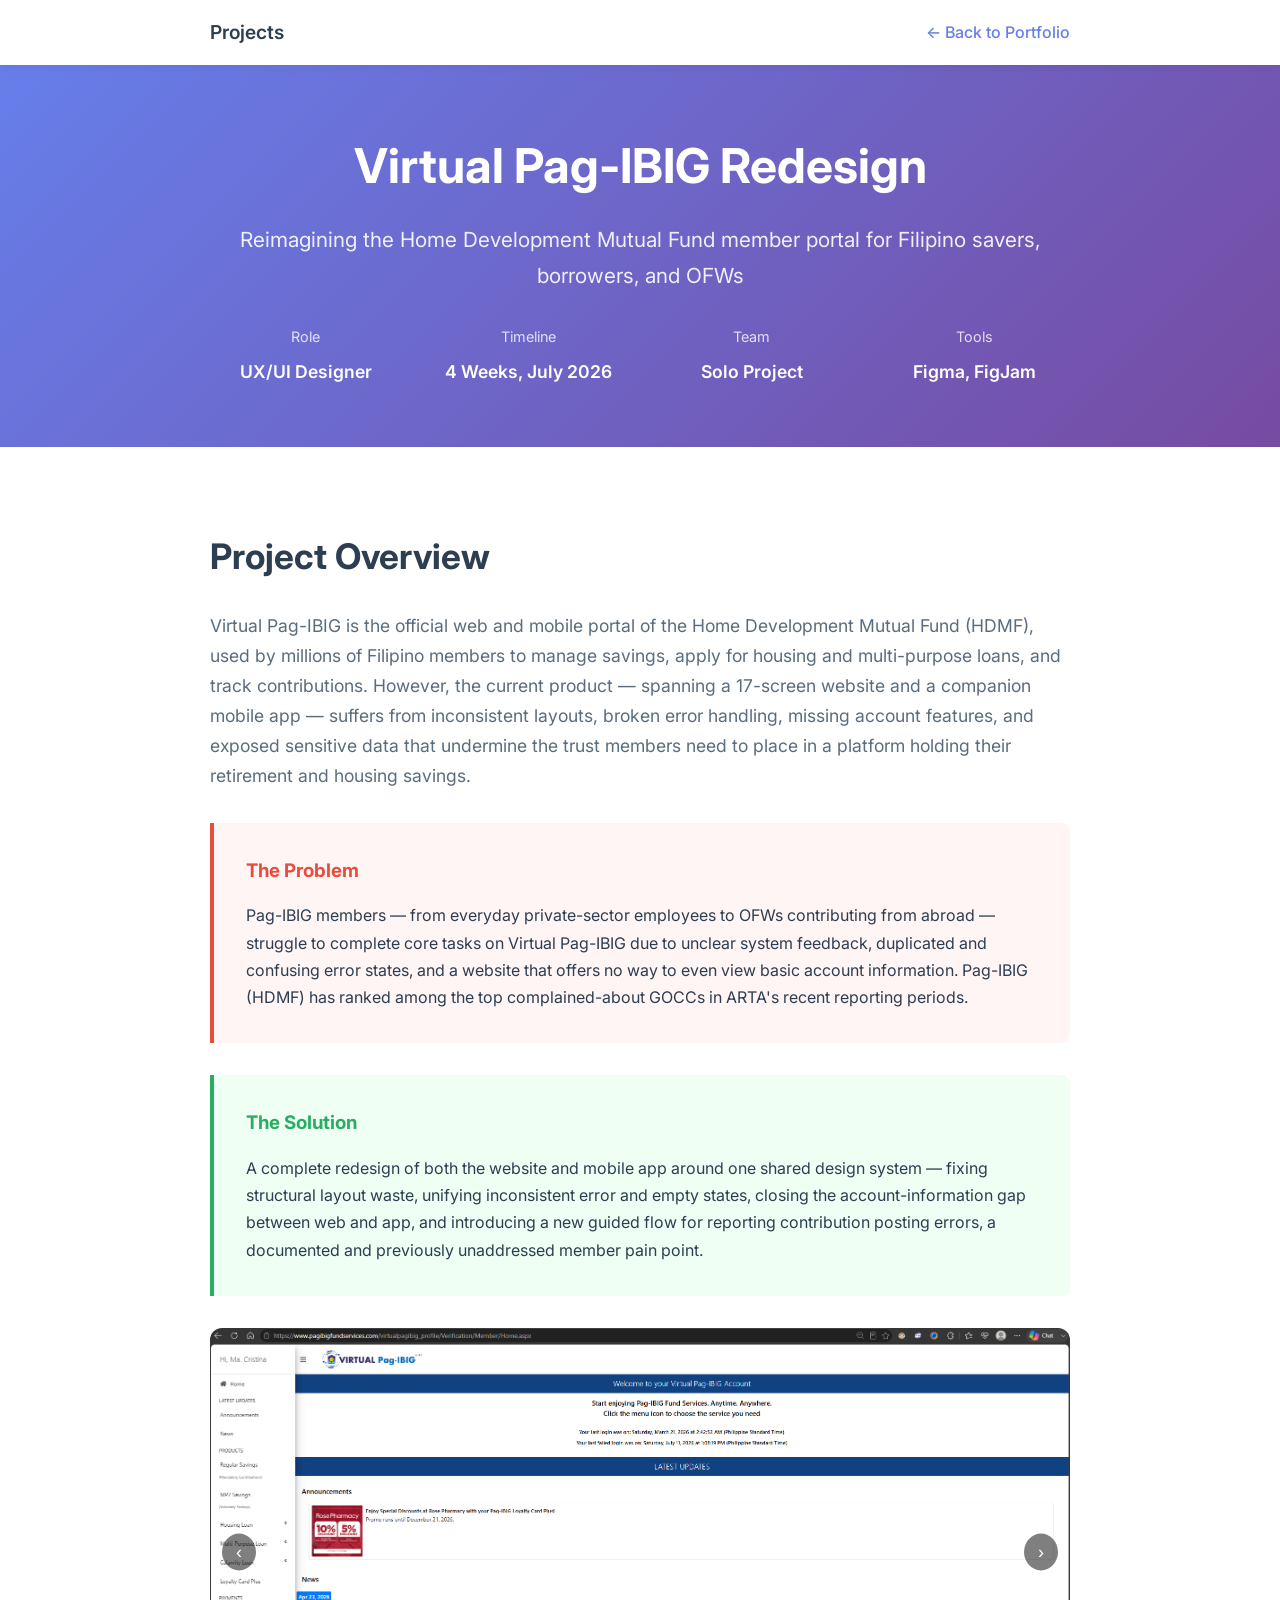
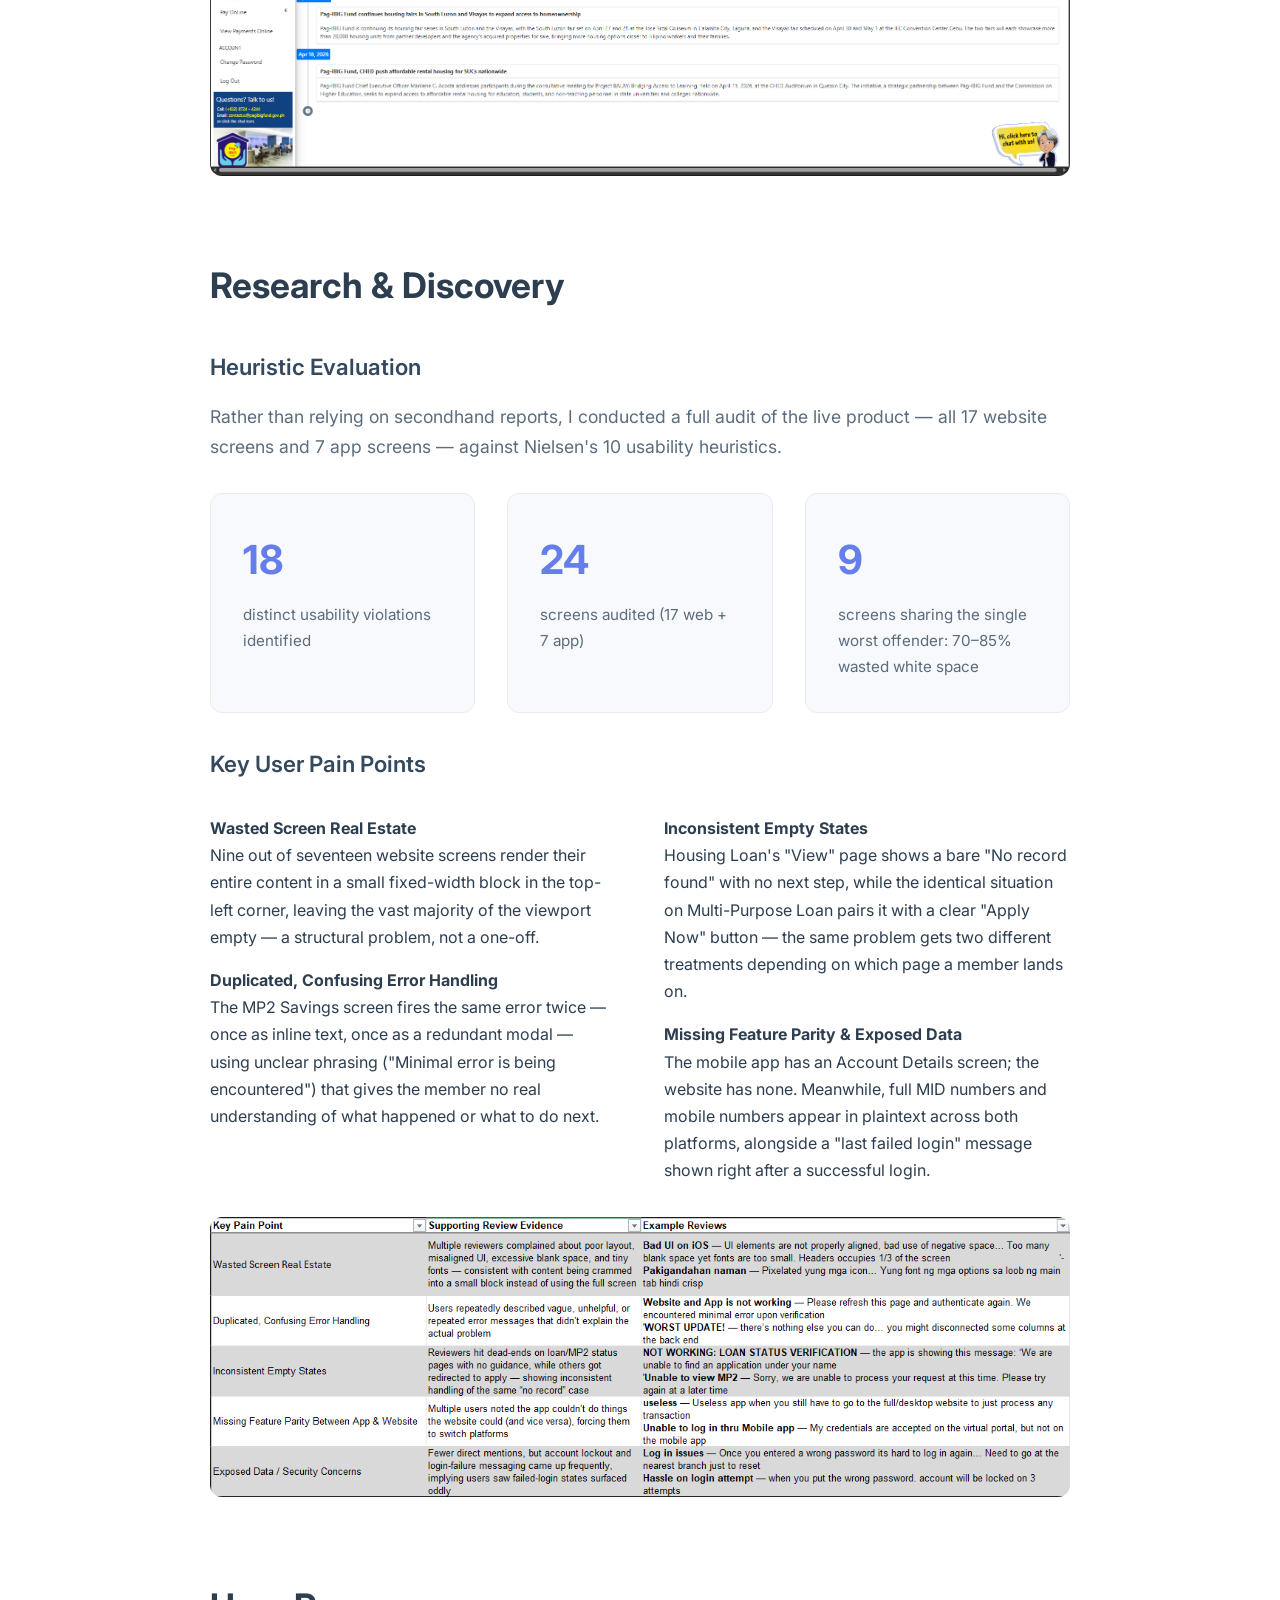
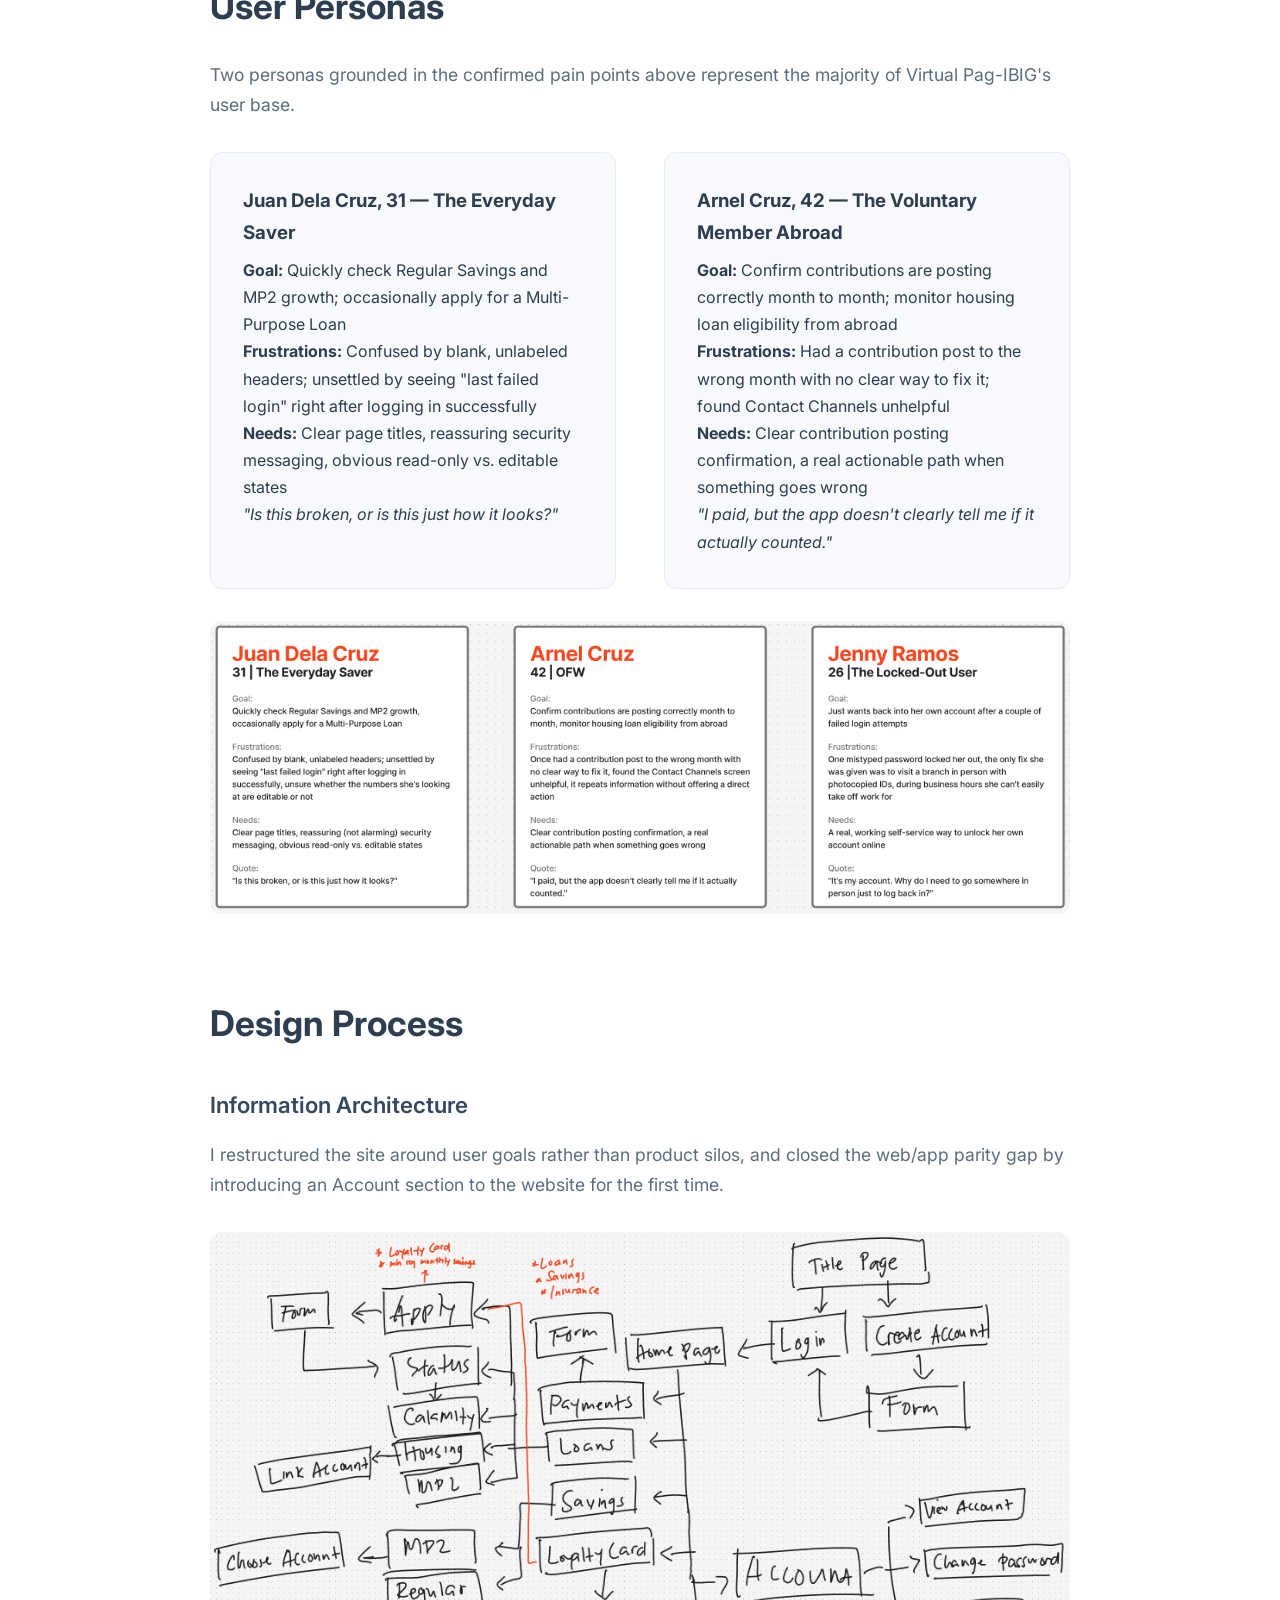
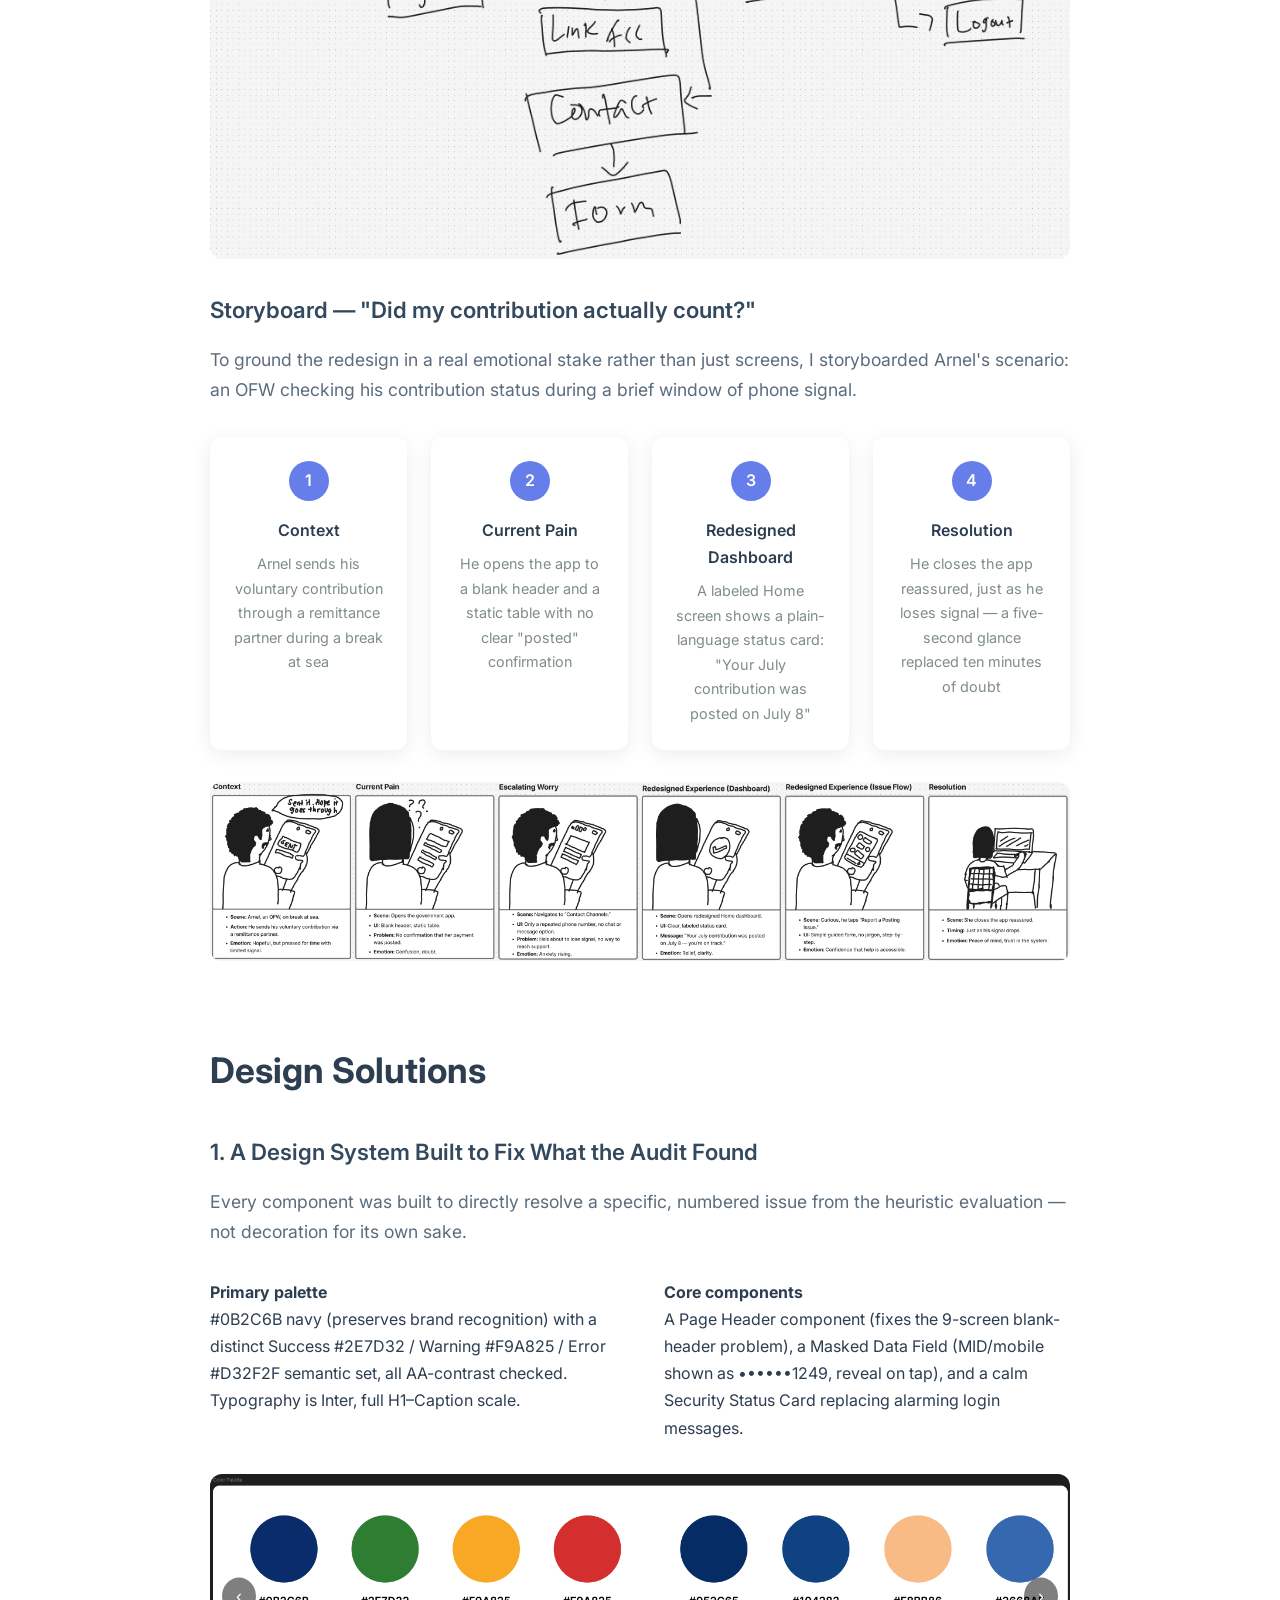
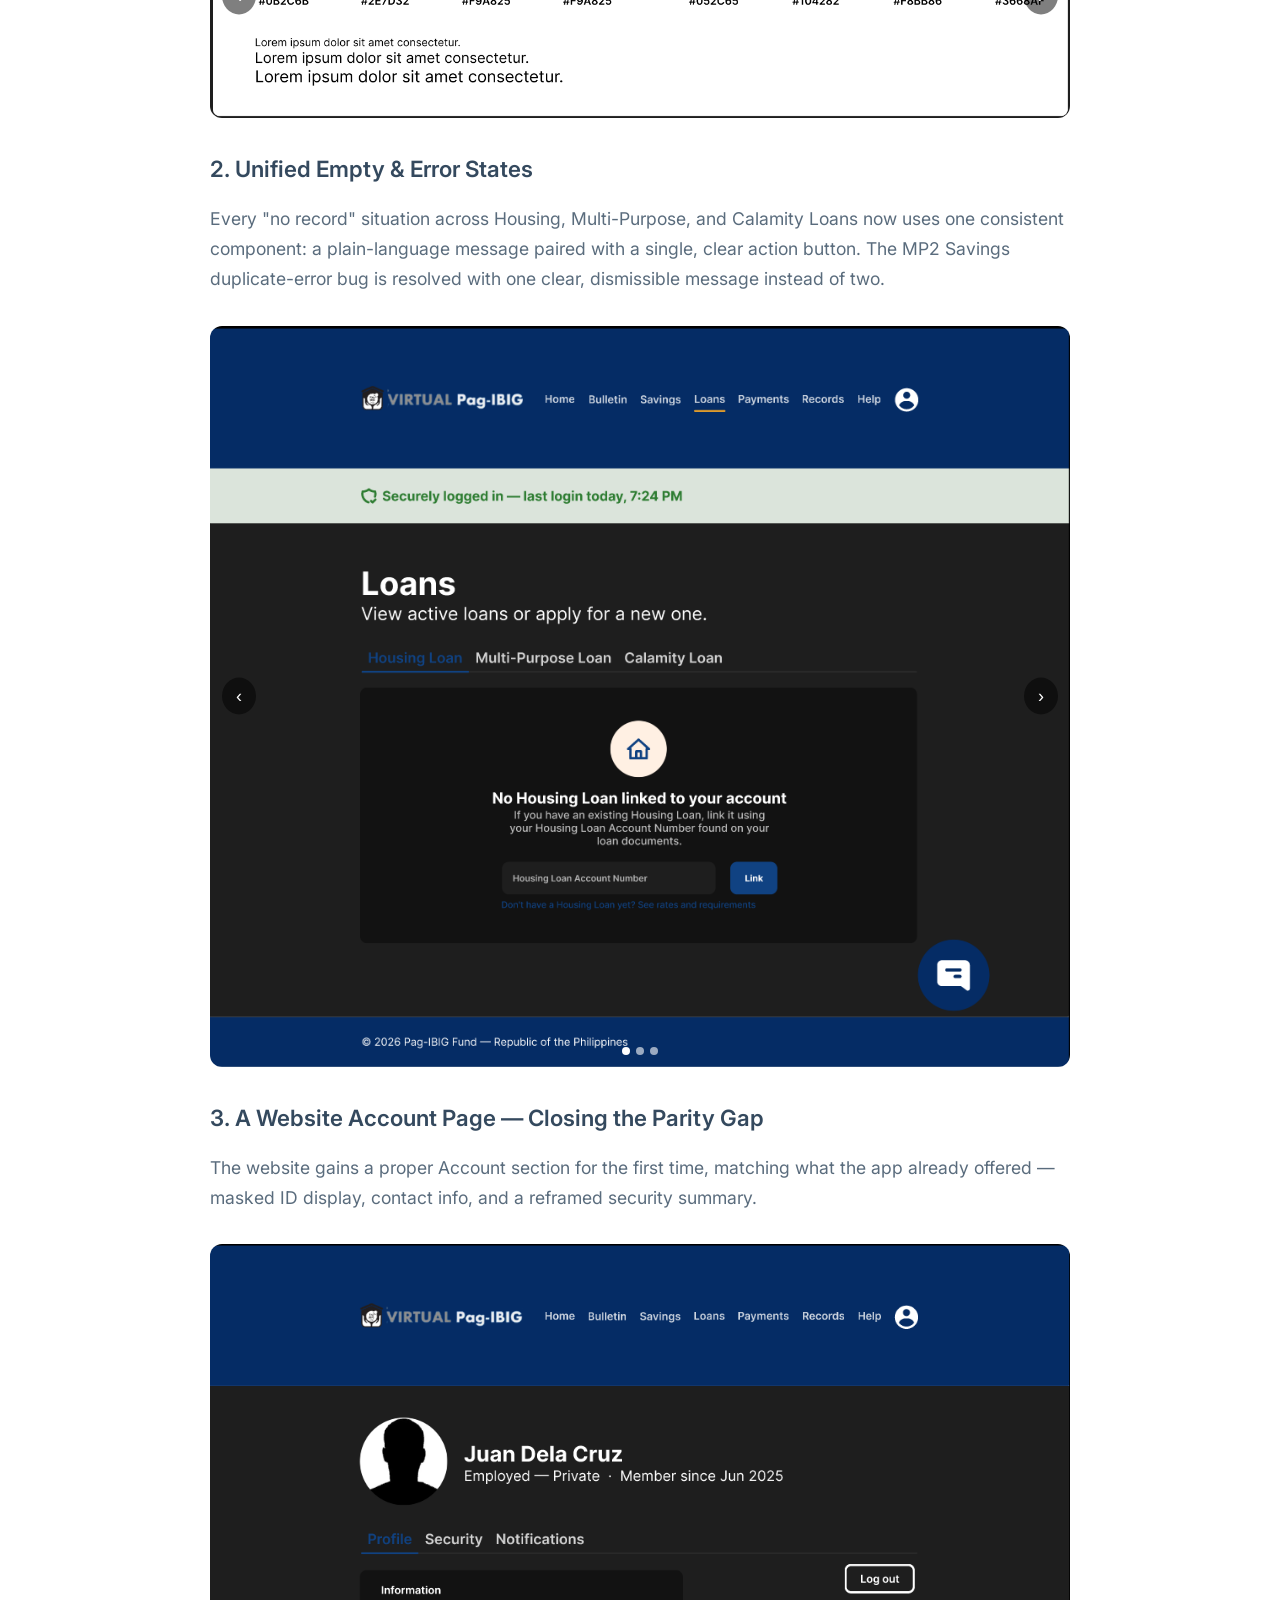
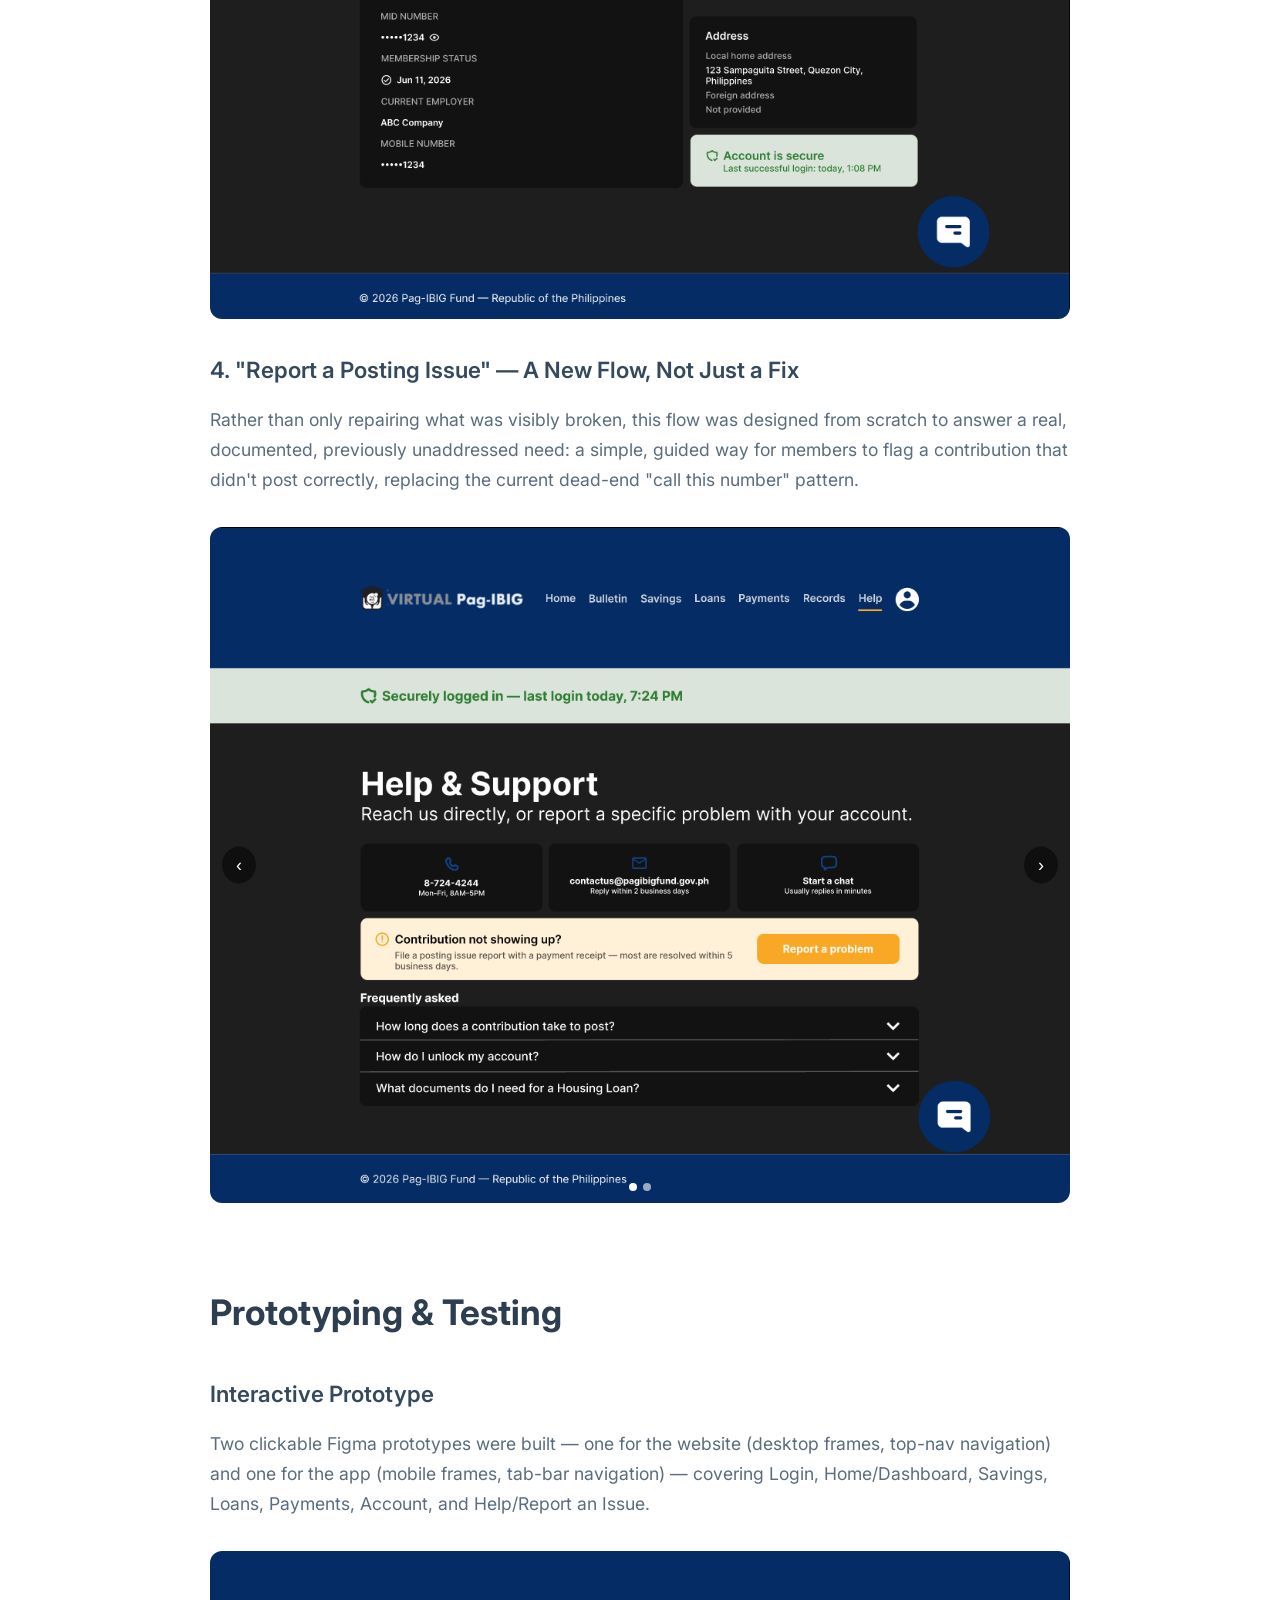
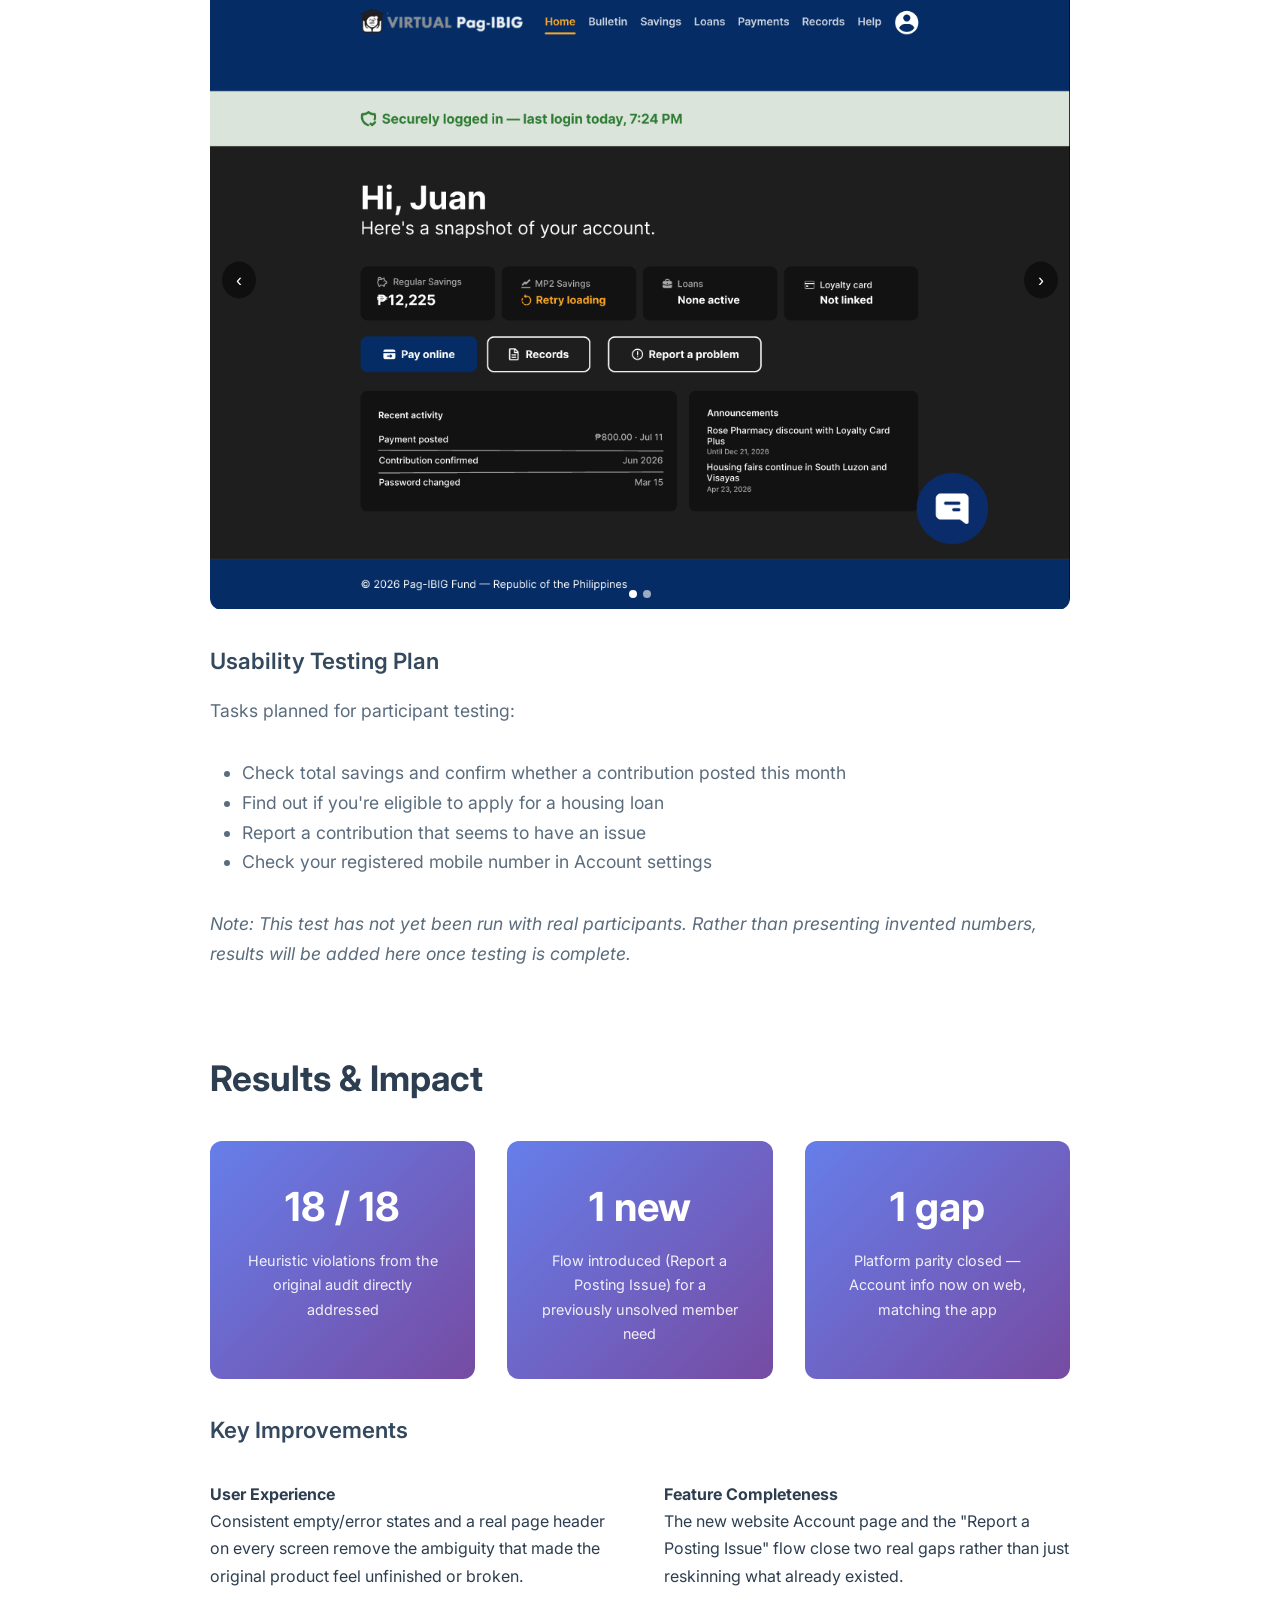
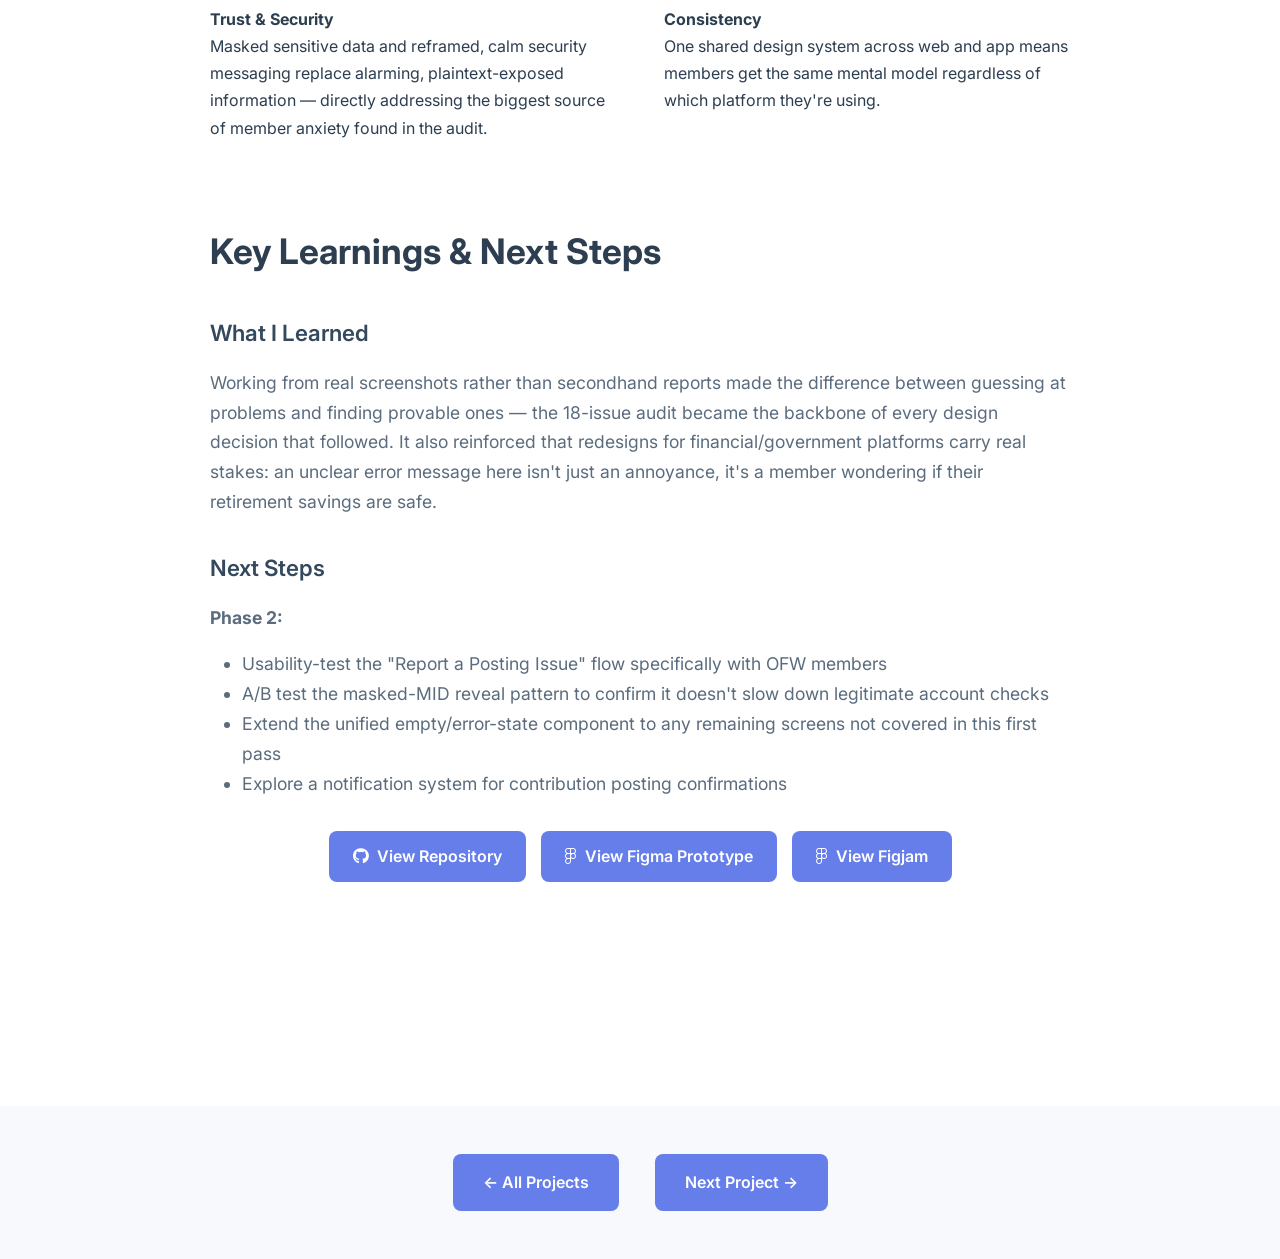
<file: project1.html>
<!DOCTYPE html>
<html lang="en">

<head>
    <meta charset="UTF-8">
    <meta name="viewport" content="width=device-width, initial-scale=1.0">
    <title>Virtual Pag-IBIG Redesign - Case Study</title>
    
    <!-- Google Fonts & Font Awesome Icons -->
    <link href="https://fonts.googleapis.com/css2?family=Inter:wght@300;400;500;600;700&display=swap" rel="stylesheet">
    <link rel="stylesheet" href="https://cdnjs.cloudflare.com/ajax/libs/font-awesome/6.4.0/css/all.min.css">

    <style>
        /* ==========================================
           BASE STYLES & RESETS
           ========================================== */
        * {
            margin: 0;
            padding: 0;
            box-sizing: border-box;
        }

        body {
            font-family: 'Inter', -apple-system, BlinkMacSystemFont, 'Segoe UI', Roboto, sans-serif;
            line-height: 1.7;
            color: #2c3e50;
            background: #ffffff;
        }

        .container {
            max-width: 900px;
            margin: 0 auto;
            padding: 0 20px;
        }

        /* Sticky Header */
        header {
            background: white;
            padding: 1rem 0;
            box-shadow: 0 2px 10px rgba(0, 0, 0, 0.05);
            position: sticky;
            top: 0;
            z-index: 100;
        }

        nav {
            display: flex;
            justify-content: space-between;
            align-items: center;
        }

        .logo {
            font-size: 1.2rem;
            font-weight: 600;
            color: #2c3e50;
            text-decoration: none;
        }

        .back-link {
            color: #667eea;
            text-decoration: none;
            font-weight: 500;
            transition: color 0.3s ease;
        }

        .back-link:hover {
            color: #764ba2;
        }

        /* Hero Banner */
        .hero {
            padding: 60px 0;
            background: linear-gradient(135deg, #667eea 0%, #764ba2 100%);
            color: white;
            text-align: center;
        }

        .hero h1 {
            font-size: 3rem;
            font-weight: 700;
            margin-bottom: 1rem;
        }

        .hero-subtitle {
            font-size: 1.3rem;
            opacity: 0.9;
            margin-bottom: 2rem;
        }

        .project-meta {
            display: grid;
            grid-template-columns: repeat(auto-fit, minmax(120px, 1fr));
            gap: 2rem;
            margin-top: 2rem;
        }

        .meta-item {
            text-align: center;
        }

        .meta-label {
            font-size: 0.9rem;
            opacity: 0.8;
            margin-bottom: 0.5rem;
        }

        .meta-value {
            font-weight: 600;
            font-size: 1.1rem;
        }

        /* Section Layouts */
        .content {
            padding: 80px 0;
        }

        .section {
            margin-bottom: 80px;
        }

        .section-title {
            font-size: 2.2rem;
            font-weight: 700;
            margin-bottom: 1.5rem;
            color: #2c3e50;
        }

        .section-subtitle {
            font-size: 1.4rem;
            font-weight: 600;
            margin: 2rem 0 1rem 0;
            color: #34495e;
        }

        .text-content {
            font-size: 1.1rem;
            margin-bottom: 2rem;
            color: #5a6c7d;
        }

        /* Highlight Boxes */
        .problem-box {
            background: #fff5f5;
            border-left: 4px solid #e74c3c;
            padding: 2rem;
            margin: 2rem 0;
            border-radius: 0 8px 8px 0;
        }

        .problem-box h3 {
            color: #e74c3c;
            margin-bottom: 1rem;
        }

        .solution-box {
            background: #f0fff4;
            border-left: 4px solid #27ae60;
            padding: 2rem;
            margin: 2rem 0;
            border-radius: 0 8px 8px 0;
        }

        .solution-box h3 {
            color: #27ae60;
            margin-bottom: 1rem;
        }

        /* Placeholders & Images */
        .image-placeholder {
            background: linear-gradient(45deg, #f8f9fa, #e9ecef);
            border: 2px dashed #ced4da;
            border-radius: 12px;
            padding: 3rem;
            text-align: center;
            margin: 2rem 0;
            color: #6c757d;
            font-weight: 500;
            display: flex;
            align-items: center;
            justify-content: center;
            font-style: italic;
        }

        .case-study-image {
            width: 100%;
            height: auto;
            display: block;
            margin: 2rem 0;
            border-radius: 12px;
            box-shadow: 0 4px 15px rgba(0, 0, 0, 0.1);
        }

        .large-image { height: 400px; }
        .medium-image { height: 300px; }
        .small-image { height: 200px; }

        /* Multi-Column Layouts */
        .two-column {
            display: grid;
            grid-template-columns: 1fr 1fr;
            gap: 3rem;
            margin: 2rem 0;
        }

        /* Research Insights Grid */
        .insights-grid {
            display: grid;
            grid-template-columns: repeat(auto-fit, minmax(250px, 1fr));
            gap: 2rem;
            margin: 2rem 0;
        }

        .insight-card {
            background: #f8f9fc;
            padding: 2rem;
            border-radius: 12px;
            border: 1px solid #e9ecef;
        }

        .insight-number {
            font-size: 2.5rem;
            font-weight: 700;
            color: #667eea;
            margin-bottom: 0.5rem;
        }

        .insight-text {
            font-size: 0.95rem;
            color: #5a6c7d;
        }

        /* Journey Steps Grid */
        .journey-steps {
            display: grid;
            grid-template-columns: repeat(auto-fit, minmax(180px, 1fr));
            gap: 1.5rem;
            margin: 2rem 0;
        }

        .step {
            text-align: center;
            padding: 1.5rem;
            background: white;
            border-radius: 12px;
            box-shadow: 0 4px 20px rgba(0, 0, 0, 0.08);
            position: relative;
        }

        .step-number {
            background: #667eea;
            color: white;
            width: 40px;
            height: 40px;
            border-radius: 50%;
            display: flex;
            align-items: center;
            justify-content: center;
            font-weight: 600;
            margin: 0 auto 1rem auto;
        }

        .step-title {
            font-weight: 600;
            margin-bottom: 0.5rem;
            color: #2c3e50;
        }

        .step-description {
            font-size: 0.9rem;
            color: #7f8c8d;
        }

        /* Results Metrics Cards */
        .results-grid {
            display: grid;
            grid-template-columns: repeat(auto-fit, minmax(200px, 1fr));
            gap: 2rem;
            margin: 2rem 0;
        }

        .result-card {
            text-align: center;
            padding: 2rem;
            background: linear-gradient(135deg, #667eea 0%, #764ba2 100%);
            color: white;
            border-radius: 12px;
        }

        .result-metric {
            font-size: 2.5rem;
            font-weight: 700;
            margin-bottom: 0.5rem;
        }

        .result-description {
            font-size: 0.9rem;
            opacity: 0.9;
        }

        /* Action Buttons & External Links */
        .project-links {
            display: flex;
            gap: 15px;
            justify-content: center;
            flex-wrap: wrap;
            margin-top: 2rem;
        }

        .project-link {
            display: inline-flex;
            align-items: center;
            gap: 8px;
            padding: 12px 24px;
            background: #667eea;
            color: white;
            text-decoration: none;
            border-radius: 8px;
            font-weight: 600;
            transition: all 0.3s ease;
        }

        .project-link:hover {
            background: #764ba2;
            transform: translateY(-2px);
        }

        /* Footer Nav */
        .case-nav {
            background: #f8f9fc;
            padding: 3rem 0;
            text-align: center;
            margin-top: 4rem;
        }

        .nav-button {
            display: inline-block;
            background: #667eea;
            color: white;
            padding: 15px 30px;
            text-decoration: none;
            border-radius: 8px;
            font-weight: 600;
            margin: 0 1rem;
            transition: all 0.3s ease;
        }

        .nav-button:hover {
            background: #764ba2;
            transform: translateY(-2px);
        }

        /* Responsive Breakpoints */
        @media (max-width: 768px) {
            .hero h1 { font-size: 2.2rem; }
            .hero-subtitle { font-size: 1.1rem; }
            .two-column { grid-template-columns: 1fr; gap: 2rem; }
            .project-meta { grid-template-columns: repeat(2, 1fr); }
            .section-title { font-size: 1.8rem; }
            .container { padding: 0 15px; }
        }

        /* Scroll Animations */
        .fade-in {
            opacity: 0;
            transform: translateY(20px);
            transition: opacity 0.6s ease, transform 0.6s ease;
        }

        .fade-in.visible {
            opacity: 1;
            transform: translateY(0);
        }

        .carousel {
            position: relative;
            overflow: hidden;
            border-radius: 12px;
            transition: height 0.35s ease;   /* smooth resize between images */
        }

        .carousel-track {
            display: flex;
            transition: transform 0.4s ease;
            align-items: flex-start;
        }

        .carousel-track .slide {
            width: 100%;
            flex-shrink: 0;
            display: flex;
            justify-content: center;
        }

        .carousel-track .slide img {
            max-width: 100%;
            width: auto;
            height: auto;
            display: block;
        }

        .carousel-btn {
            position: absolute; top: 50%; transform: translateY(-50%);
            background: rgba(0,0,0,0.5); color: #fff; border: none;
            padding: 8px 14px; cursor: pointer; border-radius: 50%; font-size: 18px; z-index: 2;
        }
        .carousel-btn.prev { left: 12px; }
        .carousel-btn.next { right: 12px; }
        .carousel-dots {
            position: absolute; bottom: 12px; left: 50%; transform: translateX(-50%);
            display: flex; gap: 6px; z-index: 2;
        }
        .carousel-dots span {
            width: 8px; height: 8px; border-radius: 50%;
            background: rgba(255,255,255,0.6); cursor: pointer;
        }
        .carousel-dots span.active { background: #fff; }
        /*single pic*/
        .media-frame {
            display: flex;
            justify-content: center;
            width: 100%;
            /* no fixed height, no min-height — the frame just wraps the image */
        }

        .media-frame img {
            max-width: 100%;   /* never wider than the container */
            height: auto;      /* keeps true proportions */
            width: auto;       /* don't stretch to fill */
            display: block;
            border-radius: 12px;
        }
    </style>
</head>

<body>
    <!-- Sticky Navigation -->
    <header>
        <nav class="container">
            <a href="index.html" class="logo">Projects</a>
            <a href="works.html" class="back-link">← Back to Portfolio</a>
        </nav>
    </header>
 
    <!-- Project Hero Section -->
    <section class="hero">
        <div class="container">
            <h1>Virtual Pag-IBIG Redesign</h1>
            <p class="hero-subtitle">Reimagining the Home Development Mutual Fund member portal for Filipino savers, borrowers, and OFWs</p>
 
            <div class="project-meta">
                <div class="meta-item">
                    <div class="meta-label">Role</div>
                    <div class="meta-value">UX/UI Designer</div>
                </div>
                <div class="meta-item">
                    <div class="meta-label">Timeline</div>
                    <div class="meta-value">4 Weeks, July 2026</div>
                </div>
                <div class="meta-item">
                    <div class="meta-label">Team</div>
                    <div class="meta-value">Solo Project</div>
                </div>
                <div class="meta-item">
                    <div class="meta-label">Tools</div>
                    <div class="meta-value">Figma, FigJam</div>
                </div>
            </div>
        </div>
    </section>
 
    <!-- Main Case Study Content -->
    <main class="content">
        <div class="container">
 
            <!-- 1. Overview -->
            <section class="section fade-in">
                <h2 class="section-title">Project Overview</h2>
                <p class="text-content">
                    Virtual Pag-IBIG is the official web and mobile portal of the Home Development Mutual Fund (HDMF), used by millions of Filipino members to manage savings, apply for housing and multi-purpose loans, and track contributions. However, the current product — spanning a 17-screen website and a companion mobile app — suffers from inconsistent layouts, broken error handling, missing account features, and exposed sensitive data that undermine the trust members need to place in a platform holding their retirement and housing savings.
                </p>
 
                <div class="problem-box">
                    <h3>The Problem</h3>
                    <p>Pag-IBIG members — from everyday private-sector employees to OFWs contributing from abroad — struggle to complete core tasks on Virtual Pag-IBIG due to unclear system feedback, duplicated and confusing error states, and a website that offers no way to even view basic account information. Pag-IBIG (HDMF) has ranked among the top complained-about GOCCs in ARTA's recent reporting periods.</p>
                </div>
 
                <div class="solution-box">
                    <h3>The Solution</h3>
                    <p>A complete redesign of both the website and mobile app around one shared design system — fixing structural layout waste, unifying inconsistent error and empty states, closing the account-information gap between web and app, and introducing a new guided flow for reporting contribution posting errors, a documented and previously unaddressed member pain point.</p>
                </div>
 
                <div class="carousel" data-carousel>
                    <div class="carousel-track">
                        <div class="slide"><img src="assets/screenshots-before/web-02-home.png" alt="Before: original Home dashboard"></div>
                        <div class="slide"><img src="assets/mockups/website/home-web.png" alt="After: redesigned Home dashboard"></div>
                        <div class="slide"><img src="assets/mockups/mobile/home-mob.png" alt="Redesigned Home dashboard, mobile view"></div>
                    </div>
                    <button class="carousel-btn prev" aria-label="Previous image">‹</button>
                    <button class="carousel-btn next" aria-label="Next image">›</button>
                    <div class="carousel-dots"></div>
                </div>
            </section>
 
            <!-- 2. Research & Discovery -->
            <section class="section fade-in">
                <h2 class="section-title">Research &amp; Discovery</h2>
 
                <h3 class="section-subtitle">Heuristic Evaluation</h3>
                <p class="text-content">
                    Rather than relying on secondhand reports, I conducted a full audit of the live product — all 17 website screens and 7 app screens — against Nielsen's 10 usability heuristics.
                </p>
 
                <div class="insights-grid">
                    <div class="insight-card">
                        <div class="insight-number">18</div>
                        <div class="insight-text">distinct usability violations identified</div>
                    </div>
                    <div class="insight-card">
                        <div class="insight-number">24</div>
                        <div class="insight-text">screens audited (17 web + 7 app)</div>
                    </div>
                    <div class="insight-card">
                        <div class="insight-number">9</div>
                        <div class="insight-text">screens sharing the single worst offender: 70–85% wasted white space</div>
                    </div>
                </div>
 
                <h3 class="section-subtitle">Key User Pain Points</h3>
                <div class="two-column">
                    <div>
                        <h4><strong>Wasted Screen Real Estate</strong></h4>
                        <p>Nine out of seventeen website screens render their entire content in a small fixed-width block in the top-left corner, leaving the vast majority of the viewport empty — a structural problem, not a one-off.</p>
 
                        <h4 style="margin-top: 1rem;"><strong>Duplicated, Confusing Error Handling</strong></h4>
                        <p>The MP2 Savings screen fires the same error twice — once as inline text, once as a redundant modal — using unclear phrasing ("Minimal error is being encountered") that gives the member no real understanding of what happened or what to do next.</p>
                    </div>
                    <div>
                        <h4><strong>Inconsistent Empty States</strong></h4>
                        <p>Housing Loan's "View" page shows a bare "No record found" with no next step, while the identical situation on Multi-Purpose Loan pairs it with a clear "Apply Now" button — the same problem gets two different treatments depending on which page a member lands on.</p>
 
                        <h4 style="margin-top: 1rem;"><strong>Missing Feature Parity &amp; Exposed Data</strong></h4>
                        <p>The mobile app has an Account Details screen; the website has none. Meanwhile, full MID numbers and mobile numbers appear in plaintext across both platforms, alongside a "last failed login" message shown right after a successful login.</p>
                    </div>
                </div>
 
                <div class="media-frame">
                    <img src="assets/reviews.png"
                        alt="Before and after comparison of the Home/Dashboard screens">
                </div>
            </section>
 
            <!-- 3. Personas -->
            <section class="section fade-in">
                <h2 class="section-title">User Personas</h2>
                <p class="text-content">
                    Two personas grounded in the confirmed pain points above represent the majority of Virtual Pag-IBIG's user base.
                </p>
 
                <div class="two-column">
                    <div class="insight-card">
                        <h3>Juan Dela Cruz, 31 — The Everyday Saver</h3>
                        <p style="margin-top: 0.5rem;"><strong>Goal:</strong> Quickly check Regular Savings and MP2 growth; occasionally apply for a Multi-Purpose Loan</p>
                        <p><strong>Frustrations:</strong> Confused by blank, unlabeled headers; unsettled by seeing "last failed login" right after logging in successfully</p>
                        <p><strong>Needs:</strong> Clear page titles, reassuring security messaging, obvious read-only vs. editable states</p>
                        <p><em>"Is this broken, or is this just how it looks?"</em></p>
                    </div>
                    <div class="insight-card">
                        <h3>Arnel Cruz, 42 — The Voluntary Member Abroad</h3>
                        <p style="margin-top: 0.5rem;"><strong>Goal:</strong> Confirm contributions are posting correctly month to month; monitor housing loan eligibility from abroad</p>
                        <p><strong>Frustrations:</strong> Had a contribution post to the wrong month with no clear way to fix it; found Contact Channels unhelpful</p>
                        <p><strong>Needs:</strong> Clear contribution posting confirmation, a real actionable path when something goes wrong</p>
                        <p><em>"I paid, but the app doesn't clearly tell me if it actually counted."</em></p>
                    </div>
                </div>
 
                <div class="media-frame">
                    <img src="assets/personas.png"
                        alt="Before and after comparison of the Home/Dashboard screens">
                </div>
            </section>
 
            <!-- 4. Design Process -->
            <section class="section fade-in">
                <h2 class="section-title">Design Process</h2>
 
                <h3 class="section-subtitle">Information Architecture</h3>
                <p class="text-content">
                    I restructured the site around user goals rather than product silos, and closed the web/app parity gap by introducing an Account section to the website for the first time.
                </p>
 
                <div class="media-frame">
                    <img src="assets/sitemap.png"
                        alt="Before and after comparison of the Home/Dashboard screens">
                </div>
 
                <h3 class="section-subtitle">Storyboard — "Did my contribution actually count?"</h3>
                <p class="text-content">
                    To ground the redesign in a real emotional stake rather than just screens, I storyboarded Arnel's scenario: an OFW checking his contribution status during a brief window of phone signal.
                </p>
 
                <div class="journey-steps">
                    <div class="step">
                        <div class="step-number">1</div>
                        <div class="step-title">Context</div>
                        <div class="step-description">Arnel sends his voluntary contribution through a remittance partner during a break at sea</div>
                    </div>
                    <div class="step">
                        <div class="step-number">2</div>
                        <div class="step-title">Current Pain</div>
                        <div class="step-description">He opens the app to a blank header and a static table with no clear "posted" confirmation</div>
                    </div>
                    <div class="step">
                        <div class="step-number">3</div>
                        <div class="step-title">Redesigned Dashboard</div>
                        <div class="step-description">A labeled Home screen shows a plain-language status card: "Your July contribution was posted on July 8"</div>
                    </div>
                    <div class="step">
                        <div class="step-number">4</div>
                        <div class="step-title">Resolution</div>
                        <div class="step-description">He closes the app reassured, just as he loses signal — a five-second glance replaced ten minutes of doubt</div>
                    </div>
                </div>
 
                <div class="media-frame">
                    <img src="assets/storyboard.png"
                        alt="Before and after comparison of the Home/Dashboard screens">
                </div>
            </section>
 
            <!-- 5. Design Solutions -->
            <section class="section fade-in">
                <h2 class="section-title">Design Solutions</h2>
 
                <h3 class="section-subtitle">1. A Design System Built to Fix What the Audit Found</h3>
                <p class="text-content">
                    Every component was built to directly resolve a specific, numbered issue from the heuristic evaluation — not decoration for its own sake.
                </p>
                <div class="two-column">
                    <div>
                        <h4><strong>Primary palette</strong></h4>
                        <p>#0B2C6B navy (preserves brand recognition) with a distinct Success #2E7D32 / Warning #F9A825 / Error #D32F2F semantic set, all AA-contrast checked. Typography is Inter, full H1–Caption scale.</p>
                    </div>
                    <div>
                        <h4><strong>Core components</strong></h4>
                        <p>A Page Header component (fixes the 9-screen blank-header problem), a Masked Data Field (MID/mobile shown as ••••••1249, reveal on tap), and a calm Security Status Card replacing alarming login messages.</p>
                    </div>
                </div>
 
                <div class="carousel" data-carousel>
                    <div class="carousel-track">
                        <div class="slide"><img src="assets/palette.png" alt="Before: original Home dashboard"></div>
                        <div class="slide"><img src="assets/components-1.png" alt="After: redesigned Home dashboard"></div>
                        <div class="slide"><img src="assets/components-2.png" alt="Redesigned Home dashboard, mobile view"></div>
                    </div>
                    <button class="carousel-btn prev" aria-label="Previous image">‹</button>
                    <button class="carousel-btn next" aria-label="Next image">›</button>
                    <div class="carousel-dots"></div>
                </div>
 
                <h3 class="section-subtitle">2. Unified Empty &amp; Error States</h3>
                <p class="text-content">
                    Every "no record" situation across Housing, Multi-Purpose, and Calamity Loans now uses one consistent component: a plain-language message paired with a single, clear action button. The MP2 Savings duplicate-error bug is resolved with one clear, dismissible message instead of two.
                </p>
 
                <div class="carousel" data-carousel>
                    <div class="carousel-track">
                        <div class="slide"><img src="assets/housing-loan.png" alt="Before: original Home dashboard"></div>
                        <div class="slide"><img src="assets/mpl.png" alt="After: redesigned Home dashboard"></div>
                        <div class="slide"><img src="assets/calamity-loan.png" alt="Redesigned Home dashboard, mobile view"></div>
                    </div>
                    <button class="carousel-btn prev" aria-label="Previous image">‹</button>
                    <button class="carousel-btn next" aria-label="Next image">›</button>
                    <div class="carousel-dots"></div>
                </div>
 
                <h3 class="section-subtitle">3. A Website Account Page — Closing the Parity Gap</h3>
                <p class="text-content">
                    The website gains a proper Account section for the first time, matching what the app already offered — masked ID display, contact info, and a reframed security summary.
                </p>
 
                <div class="media-frame">
                    <img src="assets/account.png"
                        alt="Before and after comparison of the Home/Dashboard screens">
                </div>
 
                <h3 class="section-subtitle">4. "Report a Posting Issue" — A New Flow, Not Just a Fix</h3>
                <p class="text-content">
                    Rather than only repairing what was visibly broken, this flow was designed from scratch to answer a real, documented, previously unaddressed need: a simple, guided way for members to flag a contribution that didn't post correctly, replacing the current dead-end "call this number" pattern.
                </p>
 
                <div class="carousel" data-carousel>
                    <div class="carousel-track">
                        <div class="slide"><img src="assets/report-1.png" alt="Before: original Home dashboard"></div>
                        <div class="slide"><img src="assets/report-2.png" alt="After: redesigned Home dashboard"></div>
                    </div>
                    <button class="carousel-btn prev" aria-label="Previous image">‹</button>
                    <button class="carousel-btn next" aria-label="Next image">›</button>
                    <div class="carousel-dots"></div>
                </div>
            </section>
 
            <!-- 6. Prototyping & Testing -->
            <section class="section fade-in">
                <h2 class="section-title">Prototyping &amp; Testing</h2>
 
                <h3 class="section-subtitle">Interactive Prototype</h3>
                <p class="text-content">
                    Two clickable Figma prototypes were built — one for the website (desktop frames, top-nav navigation) and one for the app (mobile frames, tab-bar navigation) — covering Login, Home/Dashboard, Savings, Loans, Payments, Account, and Help/Report an Issue.
                </p>
 
                <div class="carousel" data-carousel>
                    <div class="carousel-track">
                        <div class="slide"><img src="assets/mockups/website/home-web.png" alt="After: redesigned Home dashboard"></div>
                        <div class="slide"><img src="assets/mockups/mobile/home-mob.png" alt="Redesigned Home dashboard, mobile view"></div>
                    </div>
                    <button class="carousel-btn prev" aria-label="Previous image">‹</button>
                    <button class="carousel-btn next" aria-label="Next image">›</button>
                    <div class="carousel-dots"></div>
                </div>
 
                <h3 class="section-subtitle">Usability Testing Plan</h3>
                <p class="text-content">
                    Tasks planned for participant testing:
                </p>
                <div class="text-content">
                    <ul style="margin-left: 2rem;">
                        <li>Check total savings and confirm whether a contribution posted this month</li>
                        <li>Find out if you're eligible to apply for a housing loan</li>
                        <li>Report a contribution that seems to have an issue</li>
                        <li>Check your registered mobile number in Account settings</li>
                    </ul>
                </div>
                <p class="text-content">
                    <em>Note: This test has not yet been run with real participants. Rather than presenting invented numbers, results will be added here once testing is complete.</em>
                </p>
            </section>
 
            <!-- 7. Results & Impact -->
            <section class="section fade-in">
                <h2 class="section-title">Results &amp; Impact</h2>
 
                <div class="results-grid">
                    <div class="result-card">
                        <div class="result-metric">18 / 18</div>
                        <div class="result-description">Heuristic violations from the original audit directly addressed</div>
                    </div>
                    <div class="result-card">
                        <div class="result-metric">1 new</div>
                        <div class="result-description">Flow introduced (Report a Posting Issue) for a previously unsolved member need</div>
                    </div>
                    <div class="result-card">
                        <div class="result-metric">1 gap</div>
                        <div class="result-description">Platform parity closed — Account info now on web, matching the app</div>
                    </div>
                </div>
 
                <h3 class="section-subtitle">Key Improvements</h3>
                <div class="two-column">
                    <div>
                        <h4><strong>User Experience</strong></h4>
                        <p>Consistent empty/error states and a real page header on every screen remove the ambiguity that made the original product feel unfinished or broken.</p>
 
                        <h4 style="margin-top: 1rem;"><strong>Trust &amp; Security</strong></h4>
                        <p>Masked sensitive data and reframed, calm security messaging replace alarming, plaintext-exposed information — directly addressing the biggest source of member anxiety found in the audit.</p>
                    </div>
                    <div>
                        <h4><strong>Feature Completeness</strong></h4>
                        <p>The new website Account page and the "Report a Posting Issue" flow close two real gaps rather than just reskinning what already existed.</p>
 
                        <h4 style="margin-top: 1rem;"><strong>Consistency</strong></h4>
                        <p>One shared design system across web and app means members get the same mental model regardless of which platform they're using.</p>
                    </div>
                </div>
            </section>
 
            <!-- 8. Learnings, Next Steps, & Action Links -->
            <section class="section fade-in">
                <h2 class="section-title">Key Learnings &amp; Next Steps</h2>
 
                <h3 class="section-subtitle">What I Learned</h3>
                <p class="text-content">
                    Working from real screenshots rather than secondhand reports made the difference between guessing at problems and finding provable ones — the 18-issue audit became the backbone of every design decision that followed. It also reinforced that redesigns for financial/government platforms carry real stakes: an unclear error message here isn't just an annoyance, it's a member wondering if their retirement savings are safe.
                </p>
 
                <h3 class="section-subtitle">Next Steps</h3>
                <div class="text-content">
                    <p><strong>Phase 2:</strong></p>
                    <ul style="margin-left: 2rem; margin-top: 1rem;">
                        <li>Usability-test the "Report a Posting Issue" flow specifically with OFW members</li>
                        <li>A/B test the masked-MID reveal pattern to confirm it doesn't slow down legitimate account checks</li>
                        <li>Extend the unified empty/error-state component to any remaining screens not covered in this first pass</li>
                        <li>Explore a notification system for contribution posting confirmations</li>
                    </ul>
                </div>
 
                <!-- Action Links for GitHub and Figma -->
                <div class="project-links">
                    <a href="https://github.com/xtuna/UI-UX_Projects.git" class="project-link" target="_blank" rel="noopener noreferrer">
                        <i class="fab fa-github"></i> View Repository
                    </a>
                    <a href="https://www.figma.com/proto/wIVFDs7jI4js999xdXnrfL/Virtual-Pag-IBIG-Redesign?node-id=82-1563&t=7LXYQ8kIkVAbdMOB-1&scaling=contain&content-scaling=fixed&page-id=0%3A1&starting-point-node-id=82%3A1563&show-proto-sidebar=1" class="project-link" target="_blank" rel="noopener noreferrer">
                        <i class="fab fa-figma"></i> View Figma Prototype
                    </a>
                    <a href="https://www.figma.com/board/4ZIinFCeaMUNKeqklLuwfl/Pag-IBIG-Planning?node-id=0-1&t=Jw7446dbqe478y8a-1" class="project-link" target="_blank" rel="noopener noreferrer">
                        <i class="fab fa-figma"></i> View Figjam
                    </a>
                </div>
            </section>
 
        </div>
    </main>
 
    <!-- Bottom Case Navigation -->
    <section class="case-nav">
        <div class="container">
            <a href="works.html" class="nav-button">← All Projects</a>
            <a href="project2.html" class="nav-button">Next Project →</a>
        </div>
    </section>
 
    <!-- Scroll Observer Script -->
    <script>
        const observerOptions = {
            threshold: 0.1,
            rootMargin: '0px 0px -50px 0px'
        };
 
        const observer = new IntersectionObserver(function(entries) {
            entries.forEach(entry => {
                if (entry.isIntersecting) {
                    entry.target.classList.add('visible');
                }
            });
        }, observerOptions);
 
        document.querySelectorAll('.fade-in').forEach(section => {
            observer.observe(section);
        });
 
        document.querySelectorAll('a[href^="#"]').forEach(anchor => {
            anchor.addEventListener('click', function(e) {
                e.preventDefault();
                const target = document.querySelector(this.getAttribute('href'));
                if (target) {
                    target.scrollIntoView({
                        behavior: 'smooth',
                        block: 'start'
                    });
                }
            });
        });
        document.querySelectorAll('[data-carousel]').forEach(carousel => {
            const track = carousel.querySelector('.carousel-track');
            const slides = [...track.children];
            const dotsWrap = carousel.querySelector('.carousel-dots');
            let index = 0;

            slides.forEach((_, i) => {
                const dot = document.createElement('span');
                if (i === 0) dot.classList.add('active');
                dot.addEventListener('click', () => goTo(i));
                dotsWrap.appendChild(dot);
            });

            function resizeToSlide() {
                const img = slides[index].querySelector('img');
                const setHeight = () => { carousel.style.height = slides[index].offsetHeight + 'px'; };
                if (img.complete) setHeight();
                else img.addEventListener('load', setHeight, { once: true });
            }

            function goTo(i) {
                index = (i + slides.length) % slides.length;
                track.style.transform = `translateX(-${index * 100}%)`;
                dotsWrap.childNodes.forEach((d, di) => d.classList.toggle('active', di === index));
                resizeToSlide();
            }

            carousel.querySelector('.prev').addEventListener('click', () => goTo(index - 1));
            carousel.querySelector('.next').addEventListener('click', () => goTo(index + 1));

            resizeToSlide(); // set initial height on load
        });
    </script>
</body>

</html>
</file>
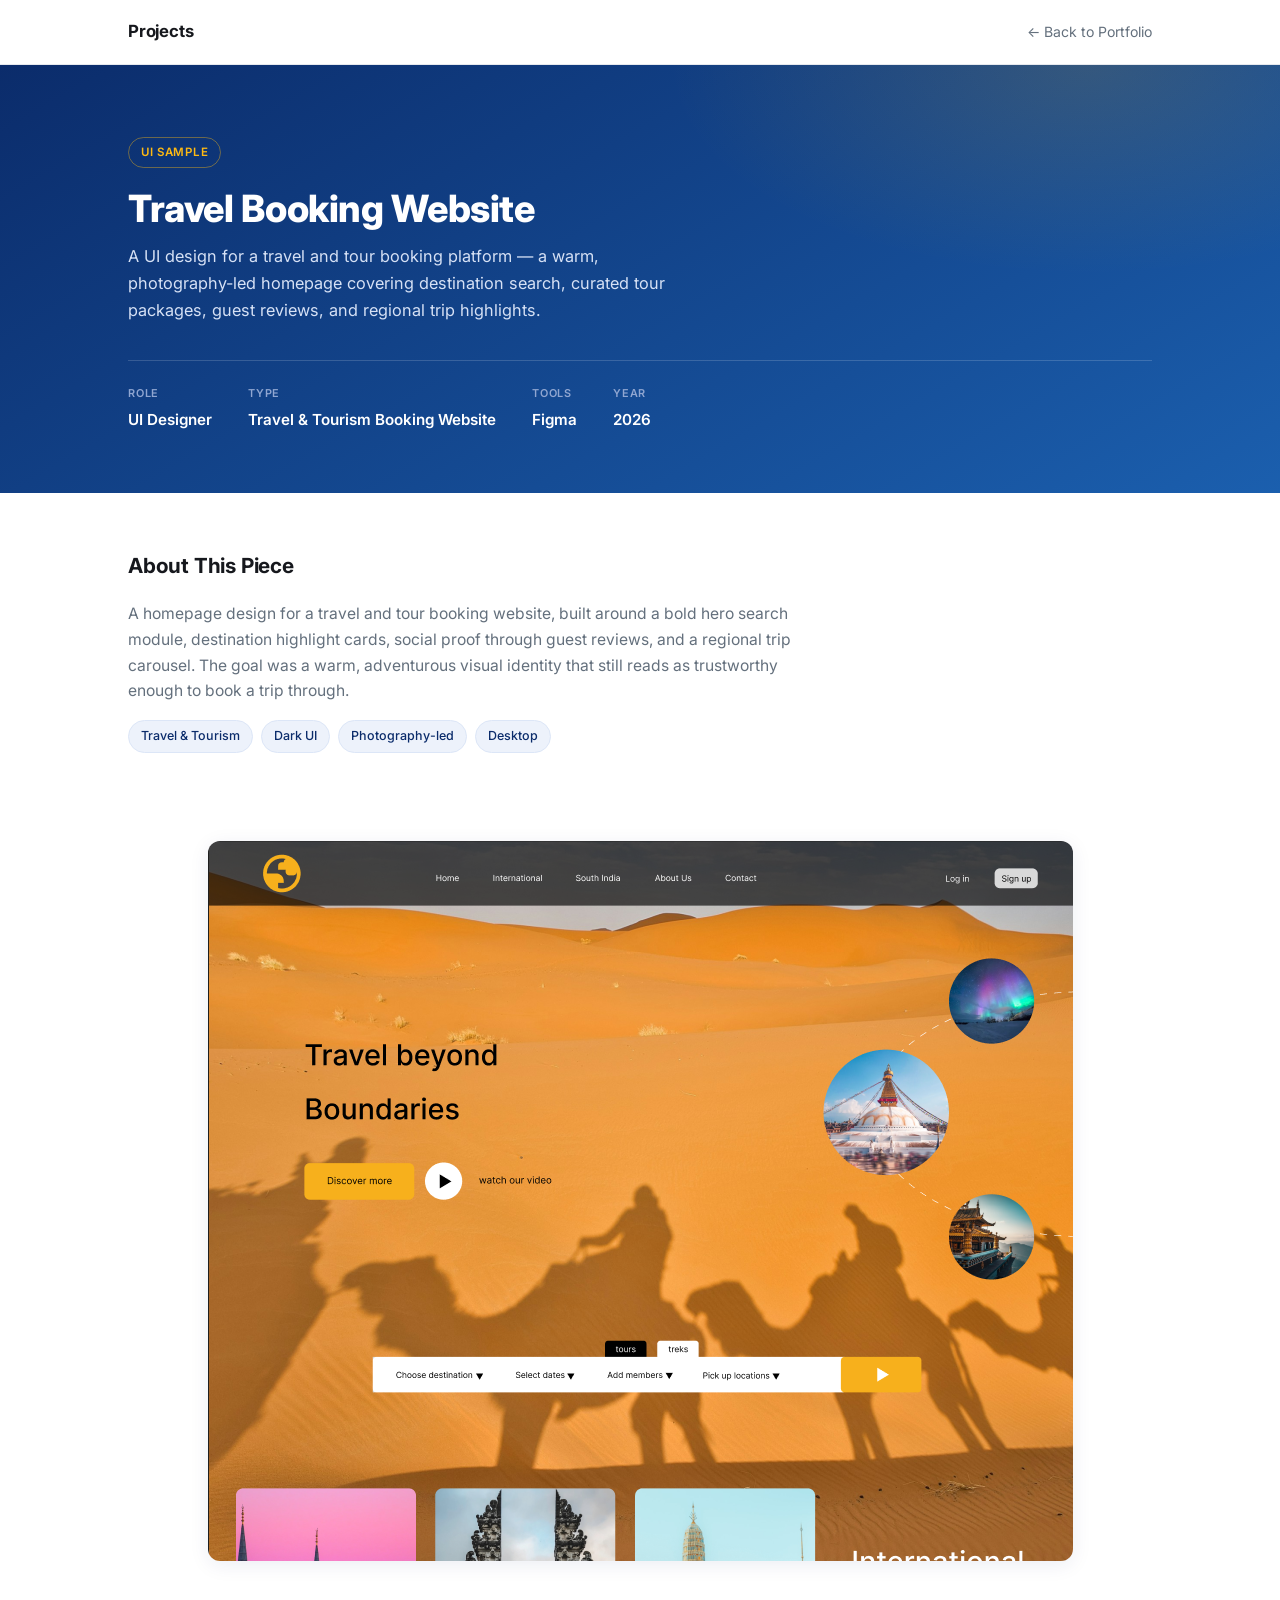
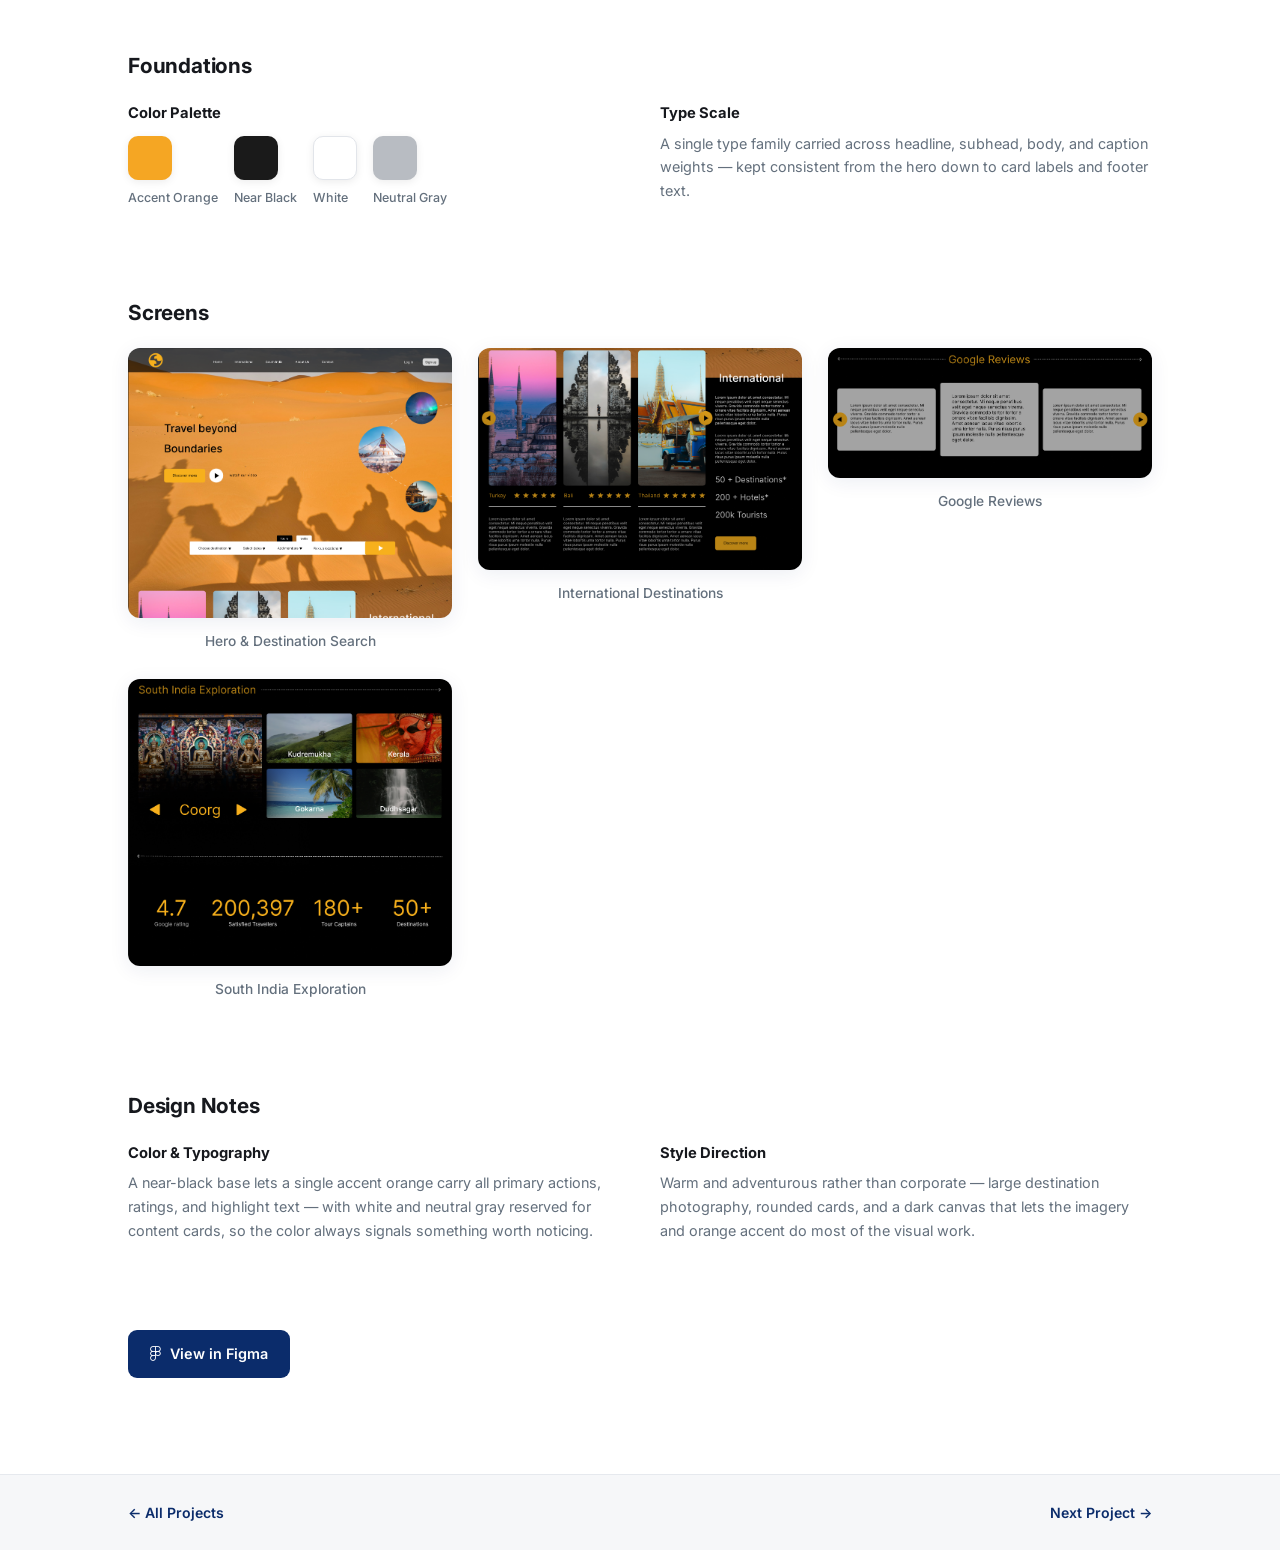
<file: project2.html>
<!DOCTYPE html>
<html lang="en">
<head>
<meta charset="UTF-8">
<meta name="viewport" content="width=device-width, initial-scale=1.0">
<title>Travel Booking Website — UI Design Samples</title>
<link rel="preconnect" href="https://fonts.googleapis.com">
<link rel="preconnect" href="https://fonts.gstatic.com" crossorigin>
<link href="https://fonts.googleapis.com/css2?family=Inter:wght@400;500;600;700;800&display=swap" rel="stylesheet">
<link rel="stylesheet" href="https://cdnjs.cloudflare.com/ajax/libs/font-awesome/6.5.1/css/all.min.css">
<style>
    :root {
        --navy: #0B2C6B;
        --navy-mid: #1B5FAE;
        --accent: #FDB913;
        --text-primary: #16181D;
        --text-secondary: #64707D;
        --surface: #F6F7F9;
        --border: #E6E9EE;
        --radius: 12px;
        --space-lg: 88px;
        --space-md: 56px;
    }
    * { box-sizing: border-box; margin: 0; padding: 0; }
    html { scroll-behavior: smooth; }
    body {
        font-family: 'Inter', -apple-system, "Segoe UI", Roboto, sans-serif;
        color: var(--text-primary);
        background: #fff;
        line-height: 1.65;
        -webkit-font-smoothing: antialiased;
    }
    .container { max-width: 1080px; margin: 0 auto; padding: 0 28px; }
    a { color: inherit; text-decoration: none; }

    /* Header */
    header {
        border-bottom: 1px solid var(--border);
        padding: 18px 0;
        position: sticky; top: 0; background: rgba(255,255,255,0.9); backdrop-filter: blur(6px);
        z-index: 10;
    }
    header nav { display: flex; justify-content: space-between; align-items: center; }
    .logo { font-weight: 700; font-size: 1.05rem; letter-spacing: -0.01em; }
    .back-link { font-size: 0.88rem; color: var(--text-secondary); transition: color 0.15s; }
    .back-link:hover { color: var(--navy); }

    /* Hero */
    .hero {
        background: linear-gradient(150deg, var(--navy) 0%, var(--navy-mid) 100%);
        color: #fff;
        padding: 72px 0 60px;
        position: relative;
        overflow: hidden;
    }
    .hero::after {
        content: "";
        position: absolute; inset: 0;
        background: radial-gradient(600px 300px at 85% 0%, rgba(253,185,19,0.14), transparent 70%);
        pointer-events: none;
    }
    .hero-tag {
        display: inline-block;
        font-size: 0.72rem; font-weight: 600; letter-spacing: 0.06em; text-transform: uppercase;
        color: var(--accent);
        border: 1px solid rgba(253,185,19,0.4);
        padding: 5px 12px; border-radius: 999px;
        margin-bottom: 18px;
    }
    .hero h1 { font-size: 2.35rem; font-weight: 800; margin-bottom: 12px; line-height: 1.2; letter-spacing: -0.01em; max-width: 720px; }
    .hero-subtitle { font-size: 1.02rem; color: #D6E1F5; margin-bottom: 36px; max-width: 580px; font-weight: 400; }
    .project-meta { display: flex; flex-wrap: wrap; gap: 36px; border-top: 1px solid rgba(255,255,255,0.16); padding-top: 24px; }
    .meta-label { font-size: 0.68rem; text-transform: uppercase; letter-spacing: 0.07em; color: #90A6D1; margin-bottom: 5px; font-weight: 600; }
    .meta-value { font-size: 0.95rem; font-weight: 600; }

    /* Content */
    main.content { padding: var(--space-md) 0 40px; }
    .section { margin-bottom: var(--space-lg); }
    .section:last-of-type { margin-bottom: var(--space-md); }
    .section-title { font-size: 1.3rem; font-weight: 700; margin-bottom: 18px; letter-spacing: -0.01em; }
    .section-title small {
        display: block; font-size: 0.72rem; font-weight: 600; text-transform: uppercase;
        letter-spacing: 0.06em; color: var(--text-secondary); margin-bottom: 6px;
    }
    .text-content { font-size: 0.98rem; color: var(--text-secondary); max-width: 680px; }

    .two-column { display: grid; grid-template-columns: 1fr 1fr; gap: 40px; margin-top: 4px; }
    .two-column h4 { font-size: 0.92rem; margin-bottom: 6px; font-weight: 700; }
    .two-column p { font-size: 0.9rem; color: var(--text-secondary); }
    @media (max-width: 700px) { .two-column { grid-template-columns: 1fr; gap: 24px; } }

    /* Color palette swatches */
    .swatch-row { display: flex; flex-wrap: wrap; gap: 16px; margin-top: 10px; }
    .swatch { display: flex; flex-direction: column; align-items: flex-start; gap: 8px; font-size: 0.78rem; color: var(--text-secondary); font-weight: 500; }
    .swatch-chip { width: 44px; height: 44px; border-radius: 10px; display: block; box-shadow: 0 2px 8px rgba(0,0,0,0.08); }

    /* Tag pills (style keywords) */
    .style-tags { display: flex; flex-wrap: wrap; gap: 8px; margin-top: 16px; }
    .style-tag {
        font-size: 0.78rem; font-weight: 500; color: var(--navy);
        background: #EDF2FB; border: 1px solid #DCE6F7;
        padding: 5px 12px; border-radius: 999px;
    }

    /* Image frame — true size, no stretching, for real images */
    .media-frame { display: flex; justify-content: center; width: 100%; }
    .media-frame img {
        max-width: 100%; width: auto; height: auto; display: block;
        border-radius: var(--radius);
        box-shadow: 0 4px 20px rgba(11,44,107,0.08);
    }

    /* Graceful placeholder state — swapped in via JS on image load error */
    .media-frame.placeholder {
        width: 100%; aspect-ratio: 4 / 3;
        background: var(--surface);
        border: 1.5px dashed #CBD3DE;
        border-radius: var(--radius);
        display: flex; align-items: center; justify-content: center;
    }
    .media-frame.featured.placeholder { aspect-ratio: 16 / 7; }
    .placeholder-inner { text-align: center; color: #9AA5B3; padding: 20px; }
    .placeholder-inner i { font-size: 1.6rem; margin-bottom: 10px; display: block; }
    .placeholder-inner span { font-size: 0.82rem; font-weight: 500; }

    .ui-full-width { margin-bottom: 4px; }

    /* Gallery */
    .ui-gallery { display: grid; grid-template-columns: repeat(auto-fit, minmax(270px, 1fr)); gap: 26px; }
    .ui-gallery-item { display: flex; flex-direction: column; gap: 12px; }
    .ui-gallery-item .media-frame { transition: transform 0.2s ease, box-shadow 0.2s ease; border-radius: var(--radius); }
    .ui-gallery-item:hover .media-frame { transform: translateY(-3px); }
    .ui-gallery-item:hover .media-frame.placeholder { border-color: var(--navy-mid); }
    .ui-gallery-caption { font-size: 0.86rem; color: var(--text-secondary); text-align: center; font-weight: 500; }

    /* Links */
    .project-links { display: flex; gap: 12px; }
    .project-link {
        display: inline-flex; align-items: center; gap: 9px;
        padding: 12px 22px; border-radius: 9px;
        background: var(--navy); color: #fff; font-size: 0.9rem; font-weight: 600;
        transition: background 0.15s, transform 0.15s;
    }
    .project-link:hover { background: var(--navy-mid); transform: translateY(-1px); }

    /* Footer nav */
    .case-nav { border-top: 1px solid var(--border); padding: 26px 0; background: var(--surface); }
    .case-nav .container { display: flex; justify-content: space-between; }
    .nav-button { font-size: 0.88rem; font-weight: 600; color: var(--navy); transition: opacity 0.15s; }
    .nav-button:hover { opacity: 0.7; }

    @media (max-width: 600px) {
        .hero h1 { font-size: 1.7rem; }
        .project-meta { gap: 22px; }
    }
</style>
</head>
<body>
    <header>
        <nav class="container">
            <a href="index.html" class="logo">Projects</a>
            <a href="works.html" class="back-link">← Back to Portfolio</a>
        </nav>
    </header>

    <section class="hero">
        <div class="container">
            <span class="hero-tag">UI Sample</span>
            <h1>Travel Booking Website</h1>
            <p class="hero-subtitle">A UI design for a travel and tour booking platform — a warm, photography-led homepage covering destination search, curated tour packages, guest reviews, and regional trip highlights.</p>

            <div class="project-meta">
                <div class="meta-item">
                    <div class="meta-label">Role</div>
                    <div class="meta-value">UI Designer</div>
                </div>
                <div class="meta-item">
                    <div class="meta-label">Type</div>
                    <div class="meta-value">Travel &amp; Tourism Booking Website</div>
                </div>
                <div class="meta-item">
                    <div class="meta-label">Tools</div>
                    <div class="meta-value">Figma</div>
                </div>
                <div class="meta-item">
                    <div class="meta-label">Year</div>
                    <div class="meta-value">2026</div>
                </div>
            </div>
        </div>
    </section>

    <main class="content">
        <div class="container">

            <section class="section">
                <h2 class="section-title">About This Piece</h2>
                <p class="text-content">
                    A homepage design for a travel and tour booking website, built around a bold hero search module, destination highlight cards, social proof through guest reviews, and a regional trip carousel. The goal was a warm, adventurous visual identity that still reads as trustworthy enough to book a trip through.
                </p>
                <div class="style-tags">
                    <span class="style-tag">Travel &amp; Tourism</span>
                    <span class="style-tag">Dark UI</span>
                    <span class="style-tag">Photography-led</span>
                    <span class="style-tag">Desktop</span>
                </div>
            </section>

            <section class="section">
                <div class="ui-full-width">
                    <div class="media-frame featured">
                        <img src="assets/hero-proj2.png" alt="Wanderlink full homepage — desktop">
                    </div>
                </div>
            </section>

            <section class="section">
                <h2 class="section-title">Foundations</h2>
                <div class="two-column" style="margin-bottom: 32px;">
                    <div>
                        <h4>Color Palette</h4>
                        <div class="swatch-row">
                            <div class="swatch"><span class="swatch-chip" style="background:#F5A623"></span>Accent Orange</div>
                            <div class="swatch"><span class="swatch-chip" style="background:#1A1A1A"></span>Near Black</div>
                            <div class="swatch"><span class="swatch-chip" style="background:#FFFFFF;border:1px solid #E2E5EA"></span>White</div>
                            <div class="swatch"><span class="swatch-chip" style="background:#B8BCC2"></span>Neutral Gray</div>
                        </div>
                    </div>
                    <div>
                        <h4>Type Scale</h4>
                        <p>A single type family carried across headline, subhead, body, and caption weights — kept consistent from the hero down to card labels and footer text.</p>
                    </div>
                </div>
            </section>

            <section class="section">
                <h2 class="section-title">Screens</h2>
                <div class="ui-gallery">
                    <div class="ui-gallery-item">
                        <div class="media-frame"><img src="assets/hero-proj2.png" alt="Hero and destination search"></div>
                        <div class="ui-gallery-caption">Hero &amp; Destination Search</div>
                    </div>
                    <div class="ui-gallery-item">
                        <div class="media-frame"><img src="assets/destination-proj2.png" alt="International destination cards"></div>
                        <div class="ui-gallery-caption">International Destinations</div>
                    </div>
                    <div class="ui-gallery-item">
                        <div class="media-frame"><img src="assets/reviews-proj2.png" alt="Google reviews carousel"></div>
                        <div class="ui-gallery-caption">Google Reviews</div>
                    </div>
                    <div class="ui-gallery-item">
                        <div class="media-frame"><img src="assets/exploration-proj2.png" alt="South India Exploration carousel"></div>
                        <div class="ui-gallery-caption">South India Exploration</div>
                    </div>
                    <!-- Duplicate a .ui-gallery-item block for each additional screen -->
                </div>
            </section>

            <section class="section">
                <h2 class="section-title">Design Notes</h2>
                <div class="two-column">
                    <div>
                        <h4>Color &amp; Typography</h4>
                        <p>A near-black base lets a single accent orange carry all primary actions, ratings, and highlight text — with white and neutral gray reserved for content cards, so the color always signals something worth noticing.</p>
                    </div>
                    <div>
                        <h4>Style Direction</h4>
                        <p>Warm and adventurous rather than corporate — large destination photography, rounded cards, and a dark canvas that lets the imagery and orange accent do most of the visual work.</p>
                    </div>
                </div>
            </section>

            <section class="section">
                <div class="project-links">
                    <a href="https://www.figma.com/proto/zw8Yr7Rqu8NxlC6jEzvfyW/Sample-Projects?node-id=15-22&t=tIq8MNOKk88NLMXS-1&scaling=scale-down&content-scaling=fixed&page-id=0%3A1&starting-point-node-id=85%3A20&show-proto-sidebar=1" class="project-link" target="_blank" rel="noopener noreferrer">
                        <i class="fab fa-figma"></i> View in Figma
                    </a>
                </div>
            </section>

        </div>
    </main>

    <section class="case-nav">
        <div class="container">
            <a href="works.html" class="nav-button">← All Projects</a>
            <a href="project3.html" class="nav-button">Next Project →</a>
        </div>
    </section>

    <script>
        // Graceful fallback: when an image doesn't exist yet, swap the box for a clean
        // placeholder (icon + label) instead of the browser's default broken-image icon.
        document.querySelectorAll('.media-frame img').forEach(function (img) {
            img.addEventListener('error', function () {
                var frame = img.closest('.media-frame');
                var label = img.getAttribute('alt') || 'Image';
                frame.classList.add('placeholder');
                frame.innerHTML = '<div class="placeholder-inner"><i class="fa-regular fa-image"></i><span>' + label + '</span></div>';
            });
        });
    </script>
</body>
</html>
</file>
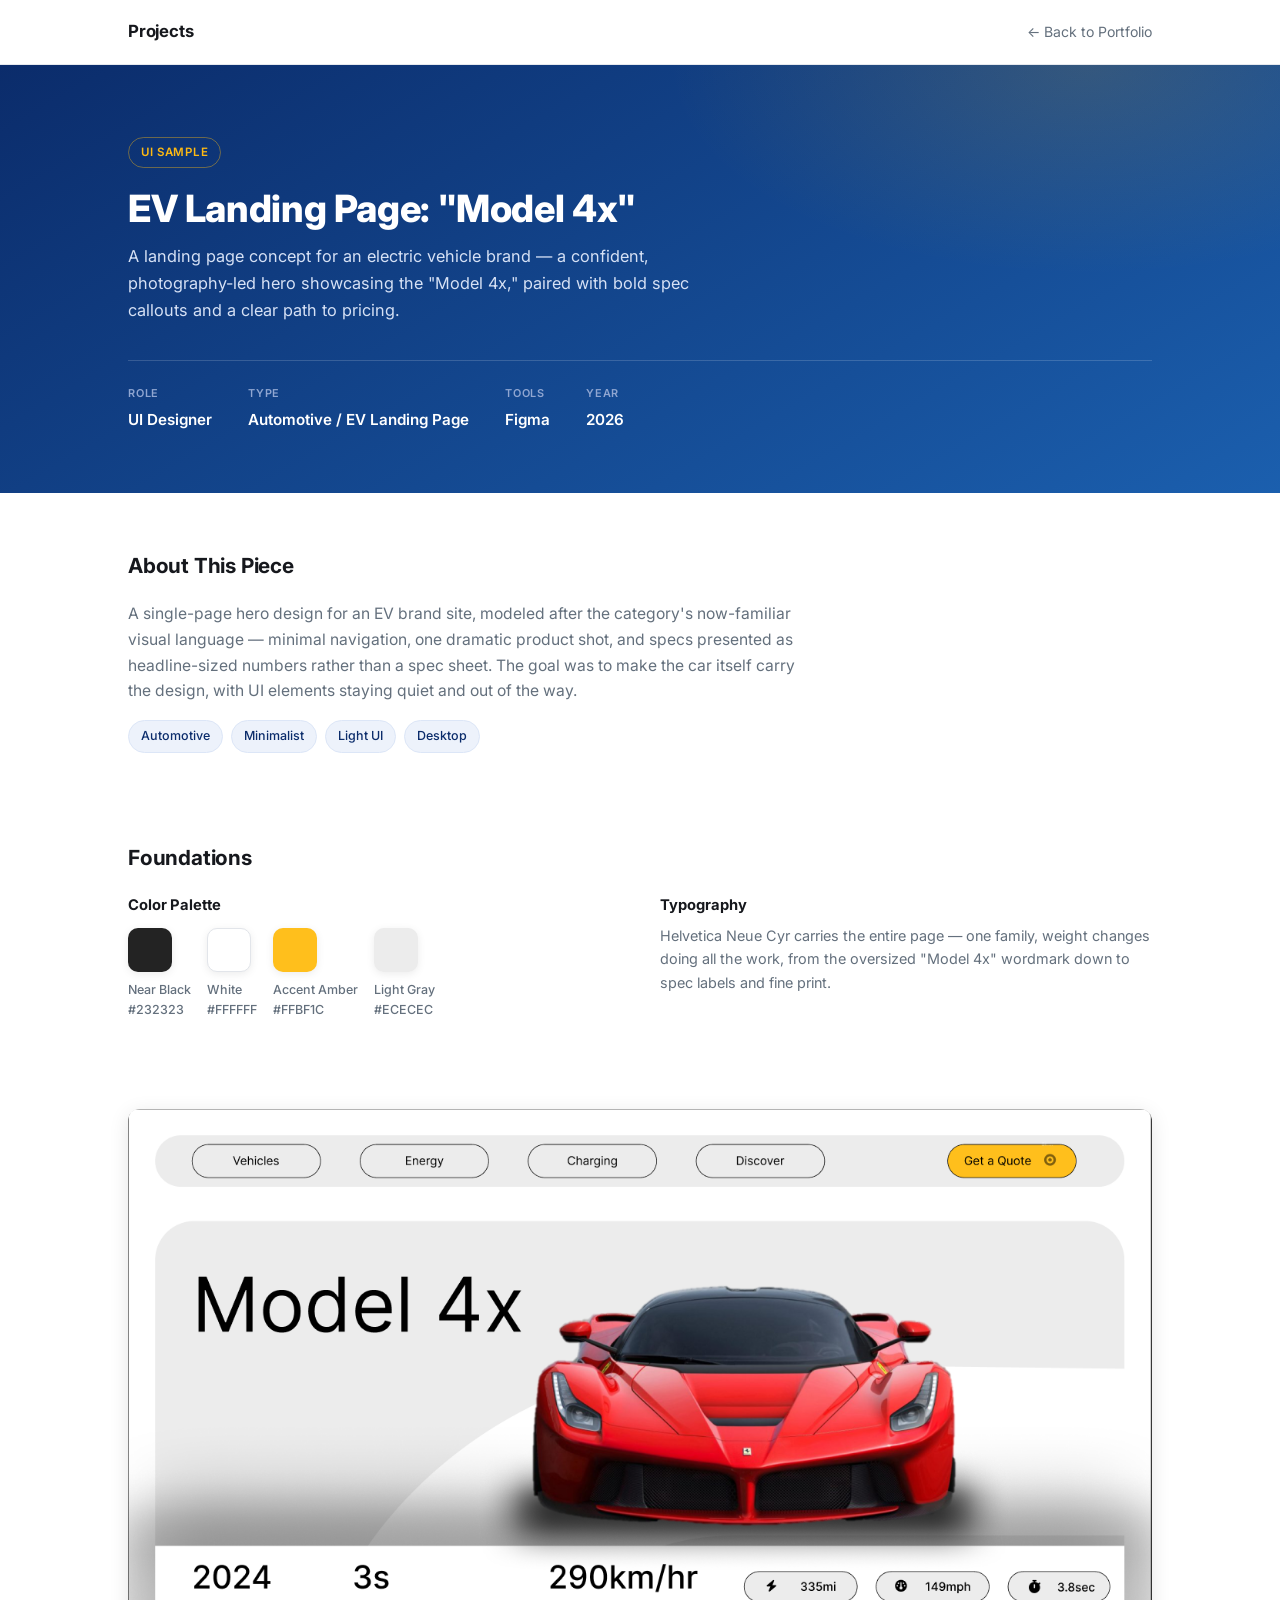
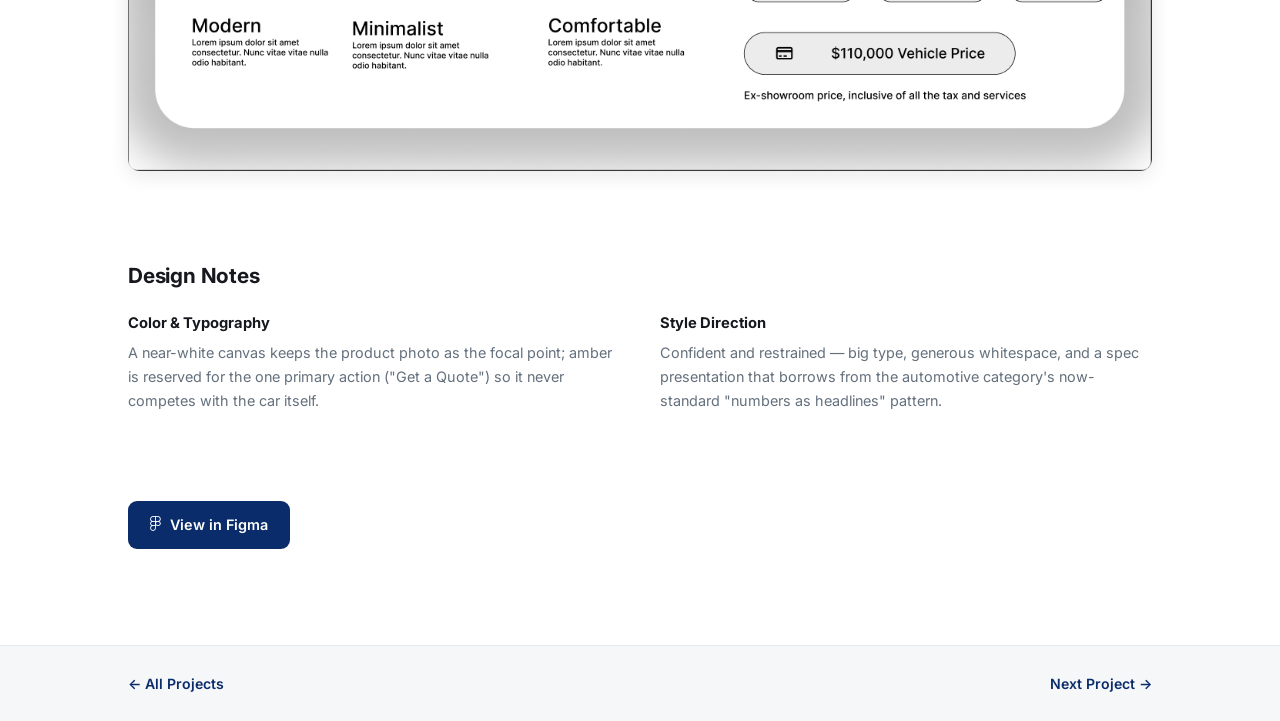
<file: project3.html>
<!DOCTYPE html>
<html lang="en">
<head>
<meta charset="UTF-8">
<meta name="viewport" content="width=device-width, initial-scale=1.0">
<title>EV Landing Page UI Design</title>
<link rel="preconnect" href="https://fonts.googleapis.com">
<link rel="preconnect" href="https://fonts.gstatic.com" crossorigin>
<link href="https://fonts.googleapis.com/css2?family=Inter:wght@400;500;600;700;800&display=swap" rel="stylesheet">
<link rel="stylesheet" href="https://cdnjs.cloudflare.com/ajax/libs/font-awesome/6.5.1/css/all.min.css">
<style>
    :root {
        --navy: #0B2C6B;
        --navy-mid: #1B5FAE;
        --accent: #FDB913;
        --text-primary: #16181D;
        --text-secondary: #64707D;
        --surface: #F6F7F9;
        --border: #E6E9EE;
        --radius: 12px;
        --space-lg: 88px;
        --space-md: 56px;
    }
    * { box-sizing: border-box; margin: 0; padding: 0; }
    html { scroll-behavior: smooth; }
    body {
        font-family: 'Inter', -apple-system, "Segoe UI", Roboto, sans-serif;
        color: var(--text-primary);
        background: #fff;
        line-height: 1.65;
        -webkit-font-smoothing: antialiased;
    }
    .container { max-width: 1080px; margin: 0 auto; padding: 0 28px; }
    a { color: inherit; text-decoration: none; }

    header {
        border-bottom: 1px solid var(--border);
        padding: 18px 0;
        position: sticky; top: 0; background: rgba(255,255,255,0.9); backdrop-filter: blur(6px);
        z-index: 10;
    }
    header nav { display: flex; justify-content: space-between; align-items: center; }
    .logo { font-weight: 700; font-size: 1.05rem; letter-spacing: -0.01em; }
    .back-link { font-size: 0.88rem; color: var(--text-secondary); transition: color 0.15s; }
    .back-link:hover { color: var(--navy); }

    .hero {
        background: linear-gradient(150deg, var(--navy) 0%, var(--navy-mid) 100%);
        color: #fff;
        padding: 72px 0 60px;
        position: relative;
        overflow: hidden;
    }
    .hero::after {
        content: "";
        position: absolute; inset: 0;
        background: radial-gradient(600px 300px at 85% 0%, rgba(253,185,19,0.14), transparent 70%);
        pointer-events: none;
    }
    .hero-tag {
        display: inline-block;
        font-size: 0.72rem; font-weight: 600; letter-spacing: 0.06em; text-transform: uppercase;
        color: var(--accent);
        border: 1px solid rgba(253,185,19,0.4);
        padding: 5px 12px; border-radius: 999px;
        margin-bottom: 18px;
    }
    .hero h1 { font-size: 2.35rem; font-weight: 800; margin-bottom: 12px; line-height: 1.2; letter-spacing: -0.01em; max-width: 720px; }
    .hero-subtitle { font-size: 1.02rem; color: #D6E1F5; margin-bottom: 36px; max-width: 600px; font-weight: 400; }
    .project-meta { display: flex; flex-wrap: wrap; gap: 36px; border-top: 1px solid rgba(255,255,255,0.16); padding-top: 24px; }
    .meta-label { font-size: 0.68rem; text-transform: uppercase; letter-spacing: 0.07em; color: #90A6D1; margin-bottom: 5px; font-weight: 600; }
    .meta-value { font-size: 0.95rem; font-weight: 600; }

    main.content { padding: var(--space-md) 0 40px; }
    .section { margin-bottom: var(--space-lg); }
    .section:last-of-type { margin-bottom: var(--space-md); }
    .section-title { font-size: 1.3rem; font-weight: 700; margin-bottom: 18px; letter-spacing: -0.01em; }
    .text-content { font-size: 0.98rem; color: var(--text-secondary); max-width: 680px; }

    .two-column { display: grid; grid-template-columns: 1fr 1fr; gap: 40px; margin-top: 4px; }
    .two-column h4 { font-size: 0.92rem; margin-bottom: 6px; font-weight: 700; }
    .two-column p { font-size: 0.9rem; color: var(--text-secondary); }
    @media (max-width: 700px) { .two-column { grid-template-columns: 1fr; gap: 24px; } }

    .style-tags { display: flex; flex-wrap: wrap; gap: 8px; margin-top: 16px; }
    .style-tag {
        font-size: 0.78rem; font-weight: 500; color: var(--navy);
        background: #EDF2FB; border: 1px solid #DCE6F7;
        padding: 5px 12px; border-radius: 999px;
    }

    .swatch-row { display: flex; flex-wrap: wrap; gap: 16px; margin-top: 10px; }
    .swatch { display: flex; flex-direction: column; align-items: flex-start; gap: 8px; font-size: 0.78rem; color: var(--text-secondary); font-weight: 500; }
    .swatch-chip { width: 44px; height: 44px; border-radius: 10px; display: block; box-shadow: 0 2px 8px rgba(0,0,0,0.08); }

    .media-frame { display: flex; justify-content: center; width: 100%; }
    .media-frame img {
        max-width: 100%; width: auto; height: auto; display: block;
        border-radius: var(--radius);
        box-shadow: 0 4px 20px rgba(20,20,20,0.1);
    }

    .media-frame.placeholder {
        width: 100%; aspect-ratio: 4 / 3;
        background: var(--surface);
        border: 1.5px dashed #CBD3DE;
        border-radius: var(--radius);
        display: flex; align-items: center; justify-content: center;
    }
    .media-frame.featured.placeholder { aspect-ratio: 16 / 9; }
    .placeholder-inner { text-align: center; color: #9AA5B3; padding: 20px; }
    .placeholder-inner i { font-size: 1.6rem; margin-bottom: 10px; display: block; }
    .placeholder-inner span { font-size: 0.82rem; font-weight: 500; }

    .ui-full-width { margin-bottom: 4px; }

    .ui-gallery { display: grid; grid-template-columns: repeat(auto-fit, minmax(270px, 1fr)); gap: 26px; }
    .ui-gallery-item { display: flex; flex-direction: column; gap: 12px; }
    .ui-gallery-item .media-frame { transition: transform 0.2s ease, box-shadow 0.2s ease; border-radius: var(--radius); }
    .ui-gallery-item:hover .media-frame { transform: translateY(-3px); }
    .ui-gallery-item:hover .media-frame.placeholder { border-color: var(--navy-mid); }
    .ui-gallery-caption { font-size: 0.86rem; color: var(--text-secondary); text-align: center; font-weight: 500; }

    .project-links { display: flex; gap: 12px; }
    .project-link {
        display: inline-flex; align-items: center; gap: 9px;
        padding: 12px 22px; border-radius: 9px;
        background: var(--navy); color: #fff; font-size: 0.9rem; font-weight: 600;
        transition: background 0.15s, transform 0.15s;
    }
    .project-link:hover { background: var(--navy-mid); transform: translateY(-1px); }

    .case-nav { border-top: 1px solid var(--border); padding: 26px 0; background: var(--surface); }
    .case-nav .container { display: flex; justify-content: space-between; }
    .nav-button { font-size: 0.88rem; font-weight: 600; color: var(--navy); transition: opacity 0.15s; }
    .nav-button:hover { opacity: 0.7; }

    /* Spec strip — mirrors the bold number/label pattern from the source design */
    .spec-strip { display: grid; grid-template-columns: repeat(3, 1fr); gap: 32px; margin-top: 8px; }
    .spec-item .spec-number { font-size: 1.9rem; font-weight: 800; letter-spacing: -0.02em; margin-bottom: 4px; }
    .spec-item .spec-label { font-size: 0.85rem; font-weight: 600; margin-bottom: 4px; }
    .spec-item .spec-desc { font-size: 0.82rem; color: var(--text-secondary); }
    @media (max-width: 700px) { .spec-strip { grid-template-columns: 1fr; gap: 22px; } }

    @media (max-width: 600px) {
        .hero h1 { font-size: 1.7rem; }
        .project-meta { gap: 22px; }
    }
</style>
</head>
<body>
    <header>
        <nav class="container">
            <a href="index.html" class="logo">Projects</a>
            <a href="works.html" class="back-link">← Back to Portfolio</a>
        </nav>
    </header>

    <section class="hero">
        <div class="container">
            <span class="hero-tag">UI Sample</span>
            <h1>EV Landing Page: "Model 4x"</h1>
            <p class="hero-subtitle">A landing page concept for an electric vehicle brand — a confident, photography-led hero showcasing the "Model 4x," paired with bold spec callouts and a clear path to pricing.</p>

            <div class="project-meta">
                <div class="meta-item">
                    <div class="meta-label">Role</div>
                    <div class="meta-value">UI Designer</div>
                </div>
                <div class="meta-item">
                    <div class="meta-label">Type</div>
                    <div class="meta-value">Automotive / EV Landing Page</div>
                </div>
                <div class="meta-item">
                    <div class="meta-label">Tools</div>
                    <div class="meta-value">Figma</div>
                </div>
                <div class="meta-item">
                    <div class="meta-label">Year</div>
                    <div class="meta-value">2026</div>
                </div>
            </div>
        </div>
    </section>

    <main class="content">
        <div class="container">

            <section class="section">
                <h2 class="section-title">About This Piece</h2>
                <p class="text-content">
                    A single-page hero design for an EV brand site, modeled after the category's now-familiar visual language — minimal navigation, one dramatic product shot, and specs presented as headline-sized numbers rather than a spec sheet. The goal was to make the car itself carry the design, with UI elements staying quiet and out of the way.
                </p>
                <div class="style-tags">
                    <span class="style-tag">Automotive</span>
                    <span class="style-tag">Minimalist</span>
                    <span class="style-tag">Light UI</span>
                    <span class="style-tag">Desktop</span>
                </div>
            </section>

            <section class="section">
                <h2 class="section-title">Foundations</h2>
                <div class="two-column" style="margin-bottom: 32px;">
                    <div>
                        <h4>Color Palette</h4>
                        <div class="swatch-row">
                            <div class="swatch"><span class="swatch-chip" style="background:#232323"></span>Near Black<br>#232323</div>
                            <div class="swatch"><span class="swatch-chip" style="background:#FFFFFF;border:1px solid #E2E5EA"></span>White<br>#FFFFFF</div>
                            <div class="swatch"><span class="swatch-chip" style="background:#FFBF1C"></span>Accent Amber<br>#FFBF1C</div>
                            <div class="swatch"><span class="swatch-chip" style="background:#ECECEC"></span>Light Gray<br>#ECECEC</div>
                        </div>
                    </div>
                    <div>
                        <h4>Typography</h4>
                        <p>Helvetica Neue Cyr carries the entire page — one family, weight changes doing all the work, from the oversized "Model 4x" wordmark down to spec labels and fine print.</p>
                    </div>
                </div>
            </section>

            <section class="section">
                <div class="ui-full-width">
                    <div class="media-frame featured">
                        <img src="assets/landing-proj3.png" alt="Voltra Model 4x full landing page">
                    </div>
                </div>
            </section>

            <section class="section">
                <h2 class="section-title">Design Notes</h2>
                <div class="two-column">
                    <div>
                        <h4>Color &amp; Typography</h4>
                        <p>A near-white canvas keeps the product photo as the focal point; amber is reserved for the one primary action ("Get a Quote") so it never competes with the car itself.</p>
                    </div>
                    <div>
                        <h4>Style Direction</h4>
                        <p>Confident and restrained — big type, generous whitespace, and a spec presentation that borrows from the automotive category's now-standard "numbers as headlines" pattern.</p>
                    </div>
                </div>
            </section>

            <section class="section">
                <div class="project-links">
                    <a href="https://www.figma.com/proto/zw8Yr7Rqu8NxlC6jEzvfyW/Sample-Projects?node-id=38-55&t=jI5HjuUWdXykYDLZ-1&scaling=scale-down&content-scaling=fixed&page-id=0%3A1&starting-point-node-id=38%3A55&show-proto-sidebar=1" class="project-link" target="_blank" rel="noopener noreferrer">
                        <i class="fab fa-figma"></i> View in Figma
                    </a>
                </div>
            </section>

        </div>
    </main>

    <section class="case-nav">
        <div class="container">
            <a href="works.html" class="nav-button">← All Projects</a>
            <a href="project4.html" class="nav-button">Next Project →</a>
        </div>
    </section>

    <script>
        document.querySelectorAll('.media-frame img').forEach(function (img) {
            img.addEventListener('error', function () {
                var frame = img.closest('.media-frame');
                var label = img.getAttribute('alt') || 'Image';
                frame.classList.add('placeholder');
                frame.innerHTML = '<div class="placeholder-inner"><i class="fa-regular fa-image"></i><span>' + label + '</span></div>';
            });
        });
    </script>
</body>
</html>
</file>
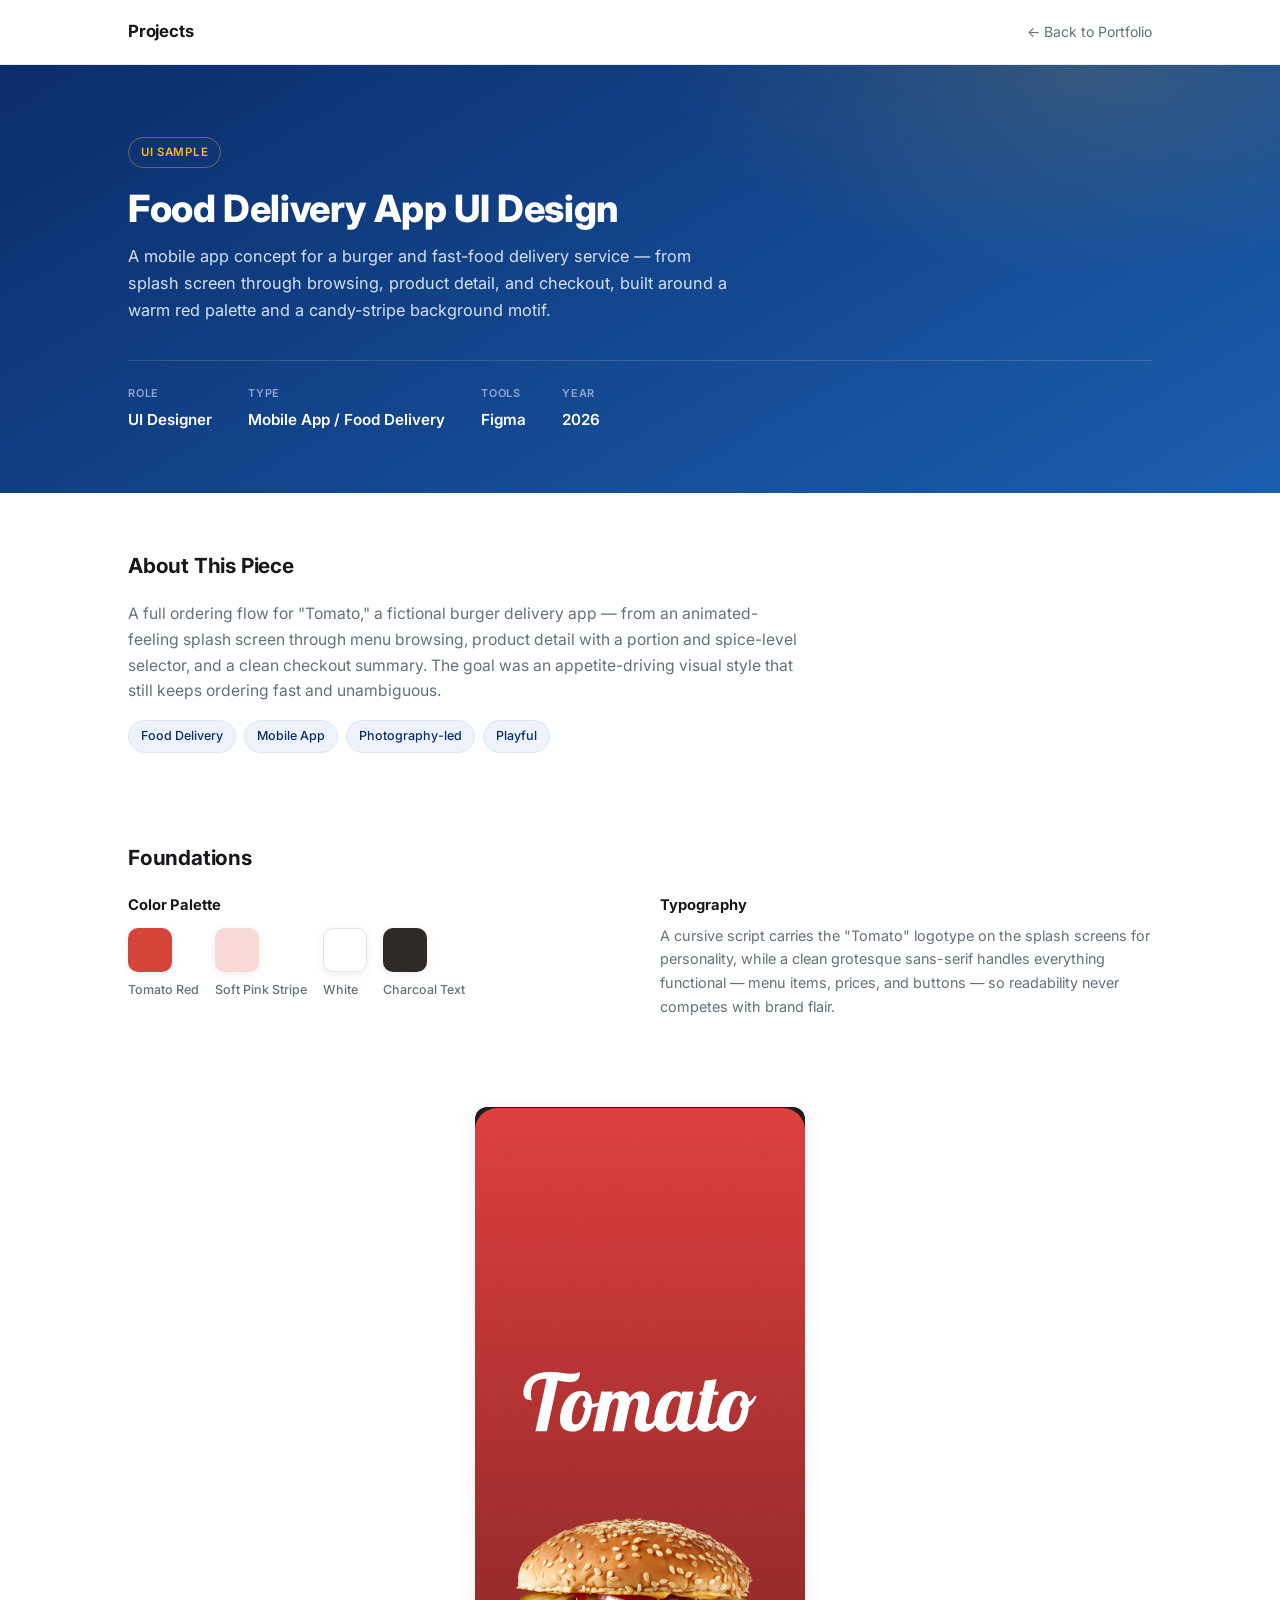
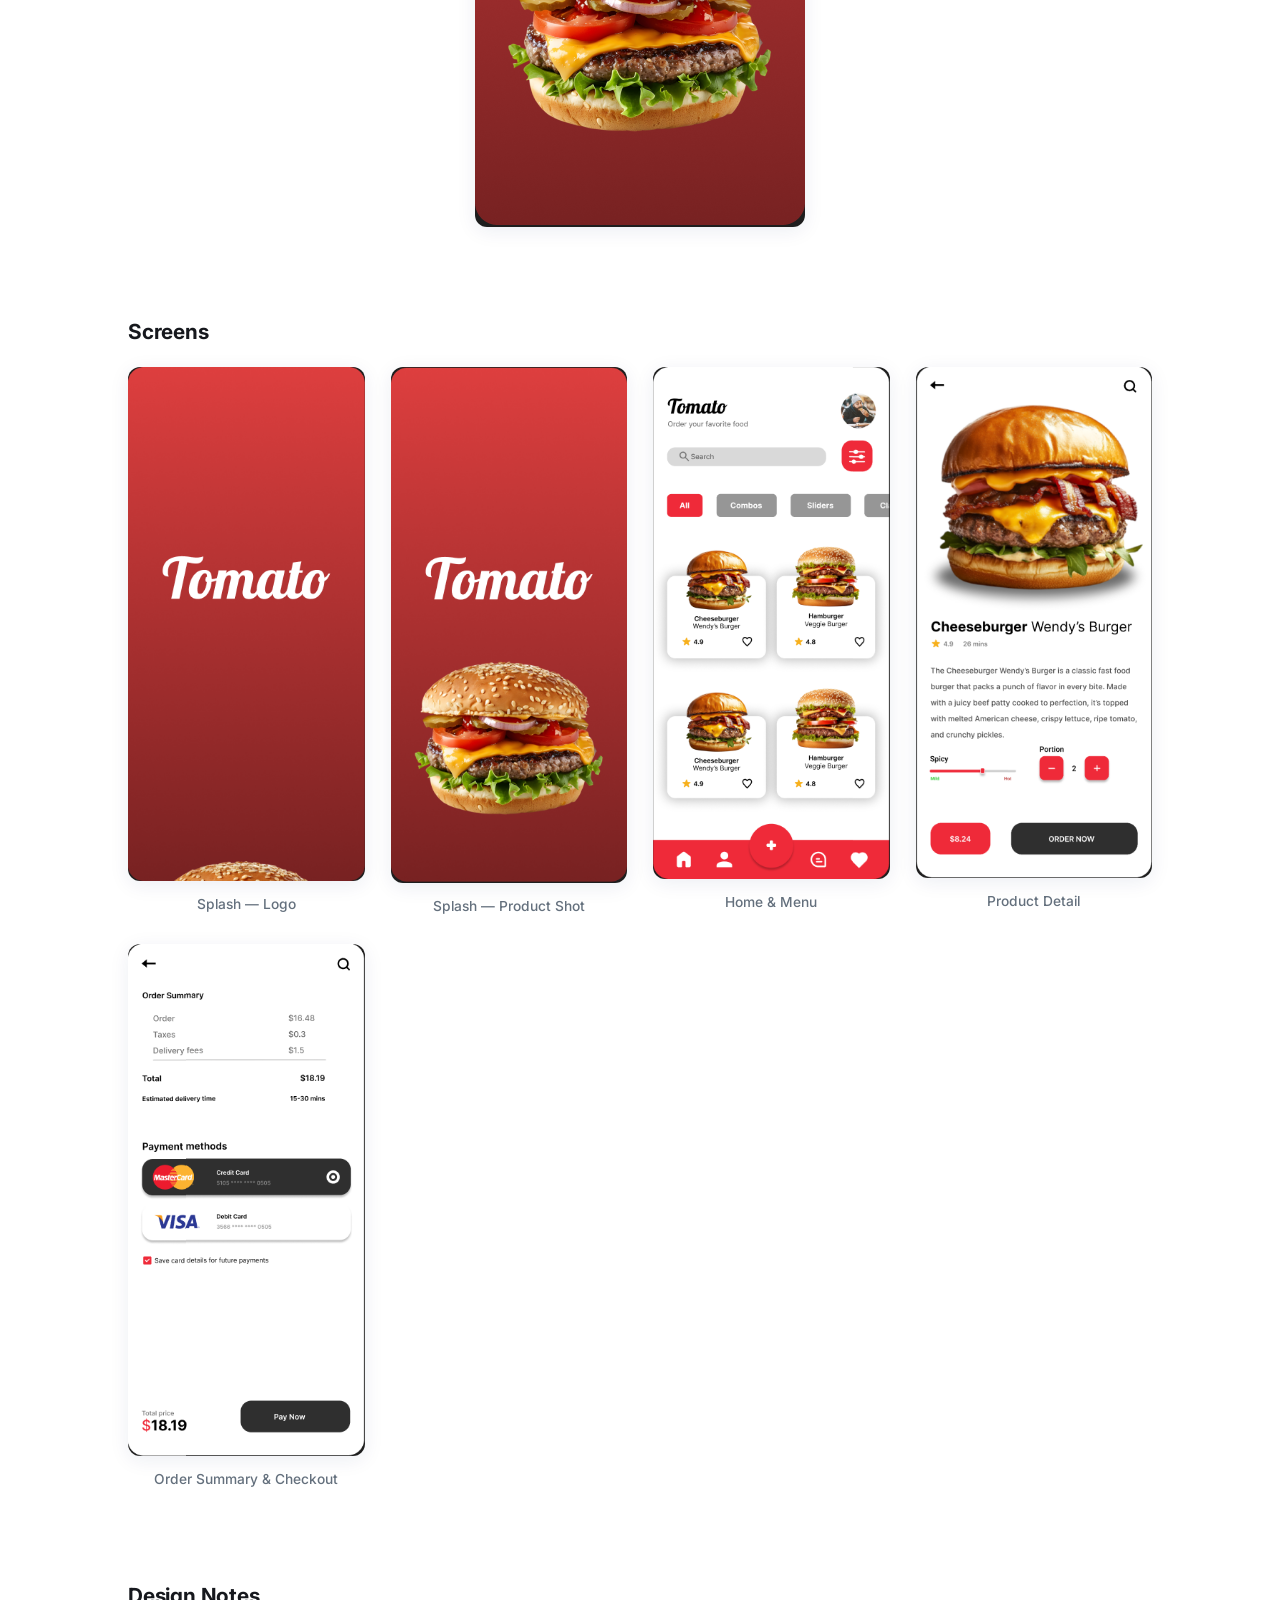
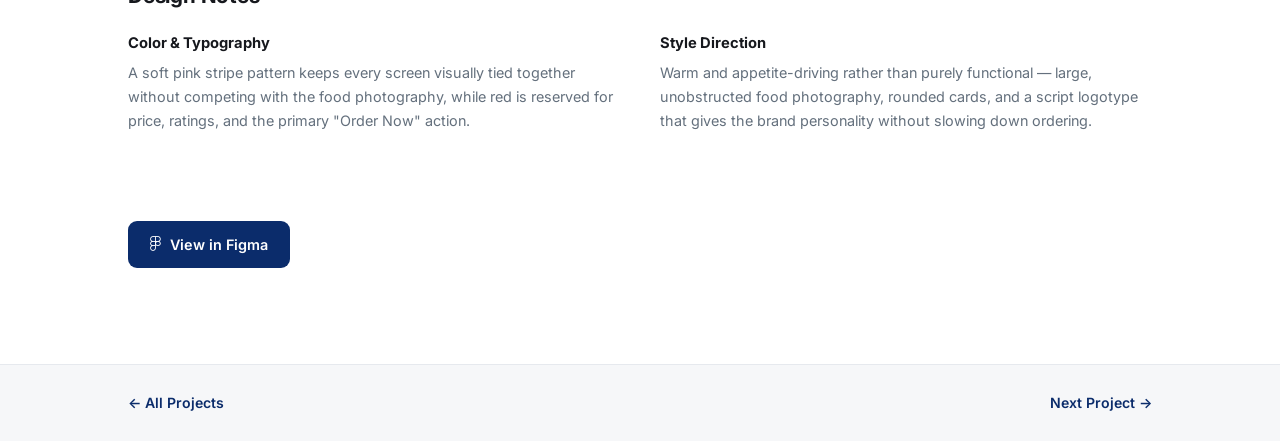
<file: project4.html>
<!DOCTYPE html>
<html lang="en">
<head>
<meta charset="UTF-8">
<meta name="viewport" content="width=device-width, initial-scale=1.0">
<title>Food Delivery App UI Design</title>
<link rel="preconnect" href="https://fonts.googleapis.com">
<link rel="preconnect" href="https://fonts.gstatic.com" crossorigin>
<link href="https://fonts.googleapis.com/css2?family=Inter:wght@400;500;600;700;800&display=swap" rel="stylesheet">
<link rel="stylesheet" href="https://cdnjs.cloudflare.com/ajax/libs/font-awesome/6.5.1/css/all.min.css">
<style>
    :root {
        --navy: #0B2C6B;
        --navy-mid: #1B5FAE;
        --accent: #FDB913;
        --text-primary: #16181D;
        --text-secondary: #64707D;
        --surface: #F6F7F9;
        --border: #E6E9EE;
        --radius: 12px;
        --space-lg: 88px;
        --space-md: 56px;
    }
    * { box-sizing: border-box; margin: 0; padding: 0; }
    html { scroll-behavior: smooth; }
    body {
        font-family: 'Inter', -apple-system, "Segoe UI", Roboto, sans-serif;
        color: var(--text-primary);
        background: #fff;
        line-height: 1.65;
        -webkit-font-smoothing: antialiased;
    }
    .container { max-width: 1080px; margin: 0 auto; padding: 0 28px; }
    a { color: inherit; text-decoration: none; }

    header {
        border-bottom: 1px solid var(--border);
        padding: 18px 0;
        position: sticky; top: 0; background: rgba(255,255,255,0.9); backdrop-filter: blur(6px);
        z-index: 10;
    }
    header nav { display: flex; justify-content: space-between; align-items: center; }
    .logo { font-weight: 700; font-size: 1.05rem; letter-spacing: -0.01em; }
    .back-link { font-size: 0.88rem; color: var(--text-secondary); transition: color 0.15s; }
    .back-link:hover { color: var(--navy); }

    .hero {
        background: linear-gradient(150deg, var(--navy) 0%, var(--navy-mid) 100%);
        color: #fff;
        padding: 72px 0 60px;
        position: relative;
        overflow: hidden;
    }
    .hero::after {
        content: "";
        position: absolute; inset: 0;
        background: radial-gradient(600px 300px at 85% 0%, rgba(253,185,19,0.14), transparent 70%);
        pointer-events: none;
    }
    .hero-tag {
        display: inline-block;
        font-size: 0.72rem; font-weight: 600; letter-spacing: 0.06em; text-transform: uppercase;
        color: var(--accent);
        border: 1px solid rgba(253,185,19,0.4);
        padding: 5px 12px; border-radius: 999px;
        margin-bottom: 18px;
    }
    .hero h1 { font-size: 2.35rem; font-weight: 800; margin-bottom: 12px; line-height: 1.2; letter-spacing: -0.01em; max-width: 720px; }
    .hero-subtitle { font-size: 1.02rem; color: #D6E1F5; margin-bottom: 36px; max-width: 600px; font-weight: 400; }
    .project-meta { display: flex; flex-wrap: wrap; gap: 36px; border-top: 1px solid rgba(255,255,255,0.16); padding-top: 24px; }
    .meta-label { font-size: 0.68rem; text-transform: uppercase; letter-spacing: 0.07em; color: #90A6D1; margin-bottom: 5px; font-weight: 600; }
    .meta-value { font-size: 0.95rem; font-weight: 600; }

    main.content { padding: var(--space-md) 0 40px; }
    .section { margin-bottom: var(--space-lg); }
    .section:last-of-type { margin-bottom: var(--space-md); }
    .section-title { font-size: 1.3rem; font-weight: 700; margin-bottom: 18px; letter-spacing: -0.01em; }
    .text-content { font-size: 0.98rem; color: var(--text-secondary); max-width: 680px; }

    .two-column { display: grid; grid-template-columns: 1fr 1fr; gap: 40px; margin-top: 4px; }
    .two-column h4 { font-size: 0.92rem; margin-bottom: 6px; font-weight: 700; }
    .two-column p { font-size: 0.9rem; color: var(--text-secondary); }
    @media (max-width: 700px) { .two-column { grid-template-columns: 1fr; gap: 24px; } }

    .style-tags { display: flex; flex-wrap: wrap; gap: 8px; margin-top: 16px; }
    .style-tag {
        font-size: 0.78rem; font-weight: 500; color: var(--navy);
        background: #EDF2FB; border: 1px solid #DCE6F7;
        padding: 5px 12px; border-radius: 999px;
    }

    .swatch-row { display: flex; flex-wrap: wrap; gap: 16px; margin-top: 10px; }
    .swatch { display: flex; flex-direction: column; align-items: flex-start; gap: 8px; font-size: 0.78rem; color: var(--text-secondary); font-weight: 500; }
    .swatch-chip { width: 44px; height: 44px; border-radius: 10px; display: block; box-shadow: 0 2px 8px rgba(0,0,0,0.08); }

    .media-frame { display: flex; justify-content: center; width: 100%; }
    .media-frame img {
        max-width: 100%; width: auto; height: auto; display: block;
        border-radius: var(--radius);
        box-shadow: 0 4px 20px rgba(11,44,107,0.08);
    }

    .media-frame.placeholder {
        width: 100%; aspect-ratio: 9 / 16;
        max-width: 260px; margin: 0 auto;
        background: var(--surface);
        border: 1.5px dashed #CBD3DE;
        border-radius: var(--radius);
        display: flex; align-items: center; justify-content: center;
    }
    .media-frame.featured.placeholder { aspect-ratio: 16 / 7; max-width: none; }
    .placeholder-inner { text-align: center; color: #9AA5B3; padding: 20px; }
    .placeholder-inner i { font-size: 1.6rem; margin-bottom: 10px; display: block; }
    .placeholder-inner span { font-size: 0.82rem; font-weight: 500; }

    .ui-full-width { margin-bottom: 4px; }

    /* Narrower columns for mobile app screenshots (portrait) */
    .ui-gallery { display: grid; grid-template-columns: repeat(auto-fit, minmax(190px, 1fr)); gap: 26px; }
    .ui-gallery-item { display: flex; flex-direction: column; gap: 12px; align-items: center; }
    .ui-gallery-item .media-frame { transition: transform 0.2s ease, box-shadow 0.2s ease; border-radius: var(--radius); }
    .ui-gallery-item:hover .media-frame { transform: translateY(-3px); }
    .ui-gallery-item:hover .media-frame.placeholder { border-color: var(--navy-mid); }
    .ui-gallery-caption { font-size: 0.86rem; color: var(--text-secondary); text-align: center; font-weight: 500; }

    .project-links { display: flex; gap: 12px; }
    .project-link {
        display: inline-flex; align-items: center; gap: 9px;
        padding: 12px 22px; border-radius: 9px;
        background: var(--navy); color: #fff; font-size: 0.9rem; font-weight: 600;
        transition: background 0.15s, transform 0.15s;
    }
    .project-link:hover { background: var(--navy-mid); transform: translateY(-1px); }

    .case-nav { border-top: 1px solid var(--border); padding: 26px 0; background: var(--surface); }
    .case-nav .container { display: flex; justify-content: space-between; }
    .nav-button { font-size: 0.88rem; font-weight: 600; color: var(--navy); transition: opacity 0.15s; }
    .nav-button:hover { opacity: 0.7; }

    @media (max-width: 600px) {
        .hero h1 { font-size: 1.7rem; }
        .project-meta { gap: 22px; }
    }
</style>
</head>
<body>
    <header>
        <nav class="container">
            <a href="index.html" class="logo">Projects</a>
            <a href="works.html" class="back-link">← Back to Portfolio</a>
        </nav>
    </header>

    <section class="hero">
        <div class="container">
            <span class="hero-tag">UI Sample</span>
            <h1>Food Delivery App UI Design</h1>
            <p class="hero-subtitle">A mobile app concept for a burger and fast-food delivery service — from splash screen through browsing, product detail, and checkout, built around a warm red palette and a candy-stripe background motif.</p>

            <div class="project-meta">
                <div class="meta-item">
                    <div class="meta-label">Role</div>
                    <div class="meta-value">UI Designer</div>
                </div>
                <div class="meta-item">
                    <div class="meta-label">Type</div>
                    <div class="meta-value">Mobile App / Food Delivery</div>
                </div>
                <div class="meta-item">
                    <div class="meta-label">Tools</div>
                    <div class="meta-value">Figma</div>
                </div>
                <div class="meta-item">
                    <div class="meta-label">Year</div>
                    <div class="meta-value">2026</div>
                </div>
            </div>
        </div>
    </section>

    <main class="content">
        <div class="container">

            <section class="section">
                <h2 class="section-title">About This Piece</h2>
                <p class="text-content">
                    A full ordering flow for "Tomato," a fictional burger delivery app — from an animated-feeling splash screen through menu browsing, product detail with a portion and spice-level selector, and a clean checkout summary. The goal was an appetite-driving visual style that still keeps ordering fast and unambiguous.
                </p>
                <div class="style-tags">
                    <span class="style-tag">Food Delivery</span>
                    <span class="style-tag">Mobile App</span>
                    <span class="style-tag">Photography-led</span>
                    <span class="style-tag">Playful</span>
                </div>
            </section>

            <section class="section">
                <h2 class="section-title">Foundations</h2>
                <div class="two-column" style="margin-bottom: 32px;">
                    <div>
                        <h4>Color Palette</h4>
                        <div class="swatch-row">
                            <div class="swatch"><span class="swatch-chip" style="background:#D6453A"></span>Tomato Red</div>
                            <div class="swatch"><span class="swatch-chip" style="background:#F8D9D6"></span>Soft Pink Stripe</div>
                            <div class="swatch"><span class="swatch-chip" style="background:#FFFFFF;border:1px solid #E2E5EA"></span>White</div>
                            <div class="swatch"><span class="swatch-chip" style="background:#2E2A28"></span>Charcoal Text</div>
                        </div>
                    </div>
                    <div>
                        <h4>Typography</h4>
                        <p>A cursive script carries the "Tomato" logotype on the splash screens for personality, while a clean grotesque sans-serif handles everything functional — menu items, prices, and buttons — so readability never competes with brand flair.</p>
                    </div>
                </div>
            </section>

            <section class="section">
                <div class="ui-full-width">
                    <div class="media-frame featured">
                        <img src="assets/landing-proj4.png" alt="Food Delivery App full ordering flow overview">
                    </div>
                </div>
            </section>

            <section class="section">
                <h2 class="section-title">Screens</h2>
                <div class="ui-gallery">
                    <div class="ui-gallery-item">
                        <div class="media-frame"><img src="assets/splash-proj4.png" alt="Splash screen, logo wordmark"></div>
                        <div class="ui-gallery-caption">Splash — Logo</div>
                    </div>
                    <div class="ui-gallery-item">
                        <div class="media-frame"><img src="assets/landing-proj4.png" alt="Splash screen, product photography"></div>
                        <div class="ui-gallery-caption">Splash — Product Shot</div>
                    </div>
                    <div class="ui-gallery-item">
                        <div class="media-frame"><img src="assets/home-proj4.png" alt="Home and menu browsing screen"></div>
                        <div class="ui-gallery-caption">Home &amp; Menu</div>
                    </div>
                    <div class="ui-gallery-item">
                        <div class="media-frame"><img src="assets/detail-proj4.png" alt="Cheeseburger product detail screen"></div>
                        <div class="ui-gallery-caption">Product Detail</div>
                    </div>
                    <div class="ui-gallery-item">
                        <div class="media-frame"><img src="assets/pay-proj4.png" alt="Order summary and checkout screen"></div>
                        <div class="ui-gallery-caption">Order Summary &amp; Checkout</div>
                    </div>
                    <!-- Duplicate a .ui-gallery-item block for each additional screen -->
                </div>
            </section>

            <section class="section">
                <h2 class="section-title">Design Notes</h2>
                <div class="two-column">
                    <div>
                        <h4>Color &amp; Typography</h4>
                        <p>A soft pink stripe pattern keeps every screen visually tied together without competing with the food photography, while red is reserved for price, ratings, and the primary "Order Now" action.</p>
                    </div>
                    <div>
                        <h4>Style Direction</h4>
                        <p>Warm and appetite-driving rather than purely functional — large, unobstructed food photography, rounded cards, and a script logotype that gives the brand personality without slowing down ordering.</p>
                    </div>
                </div>
            </section>

            <section class="section">
                <div class="project-links">
                    <a href="https://www.figma.com/proto/zw8Yr7Rqu8NxlC6jEzvfyW/Sample-Projects?node-id=126-16&t=CVPidTCduYr6tYjN-1&scaling=scale-down&content-scaling=fixed&page-id=0%3A1&starting-point-node-id=103%3A16&show-proto-sidebar=1" class="project-link" target="_blank" rel="noopener noreferrer">
                        <i class="fab fa-figma"></i> View in Figma
                    </a>
                </div>
            </section>

        </div>
    </main>

    <section class="case-nav">
        <div class="container">
            <a href="works.html" class="nav-button">← All Projects</a>
            <a href="project5.html" class="nav-button">Next Project →</a>
        </div>
    </section>

    <script>
        document.querySelectorAll('.media-frame img').forEach(function (img) {
            img.addEventListener('error', function () {
                var frame = img.closest('.media-frame');
                var label = img.getAttribute('alt') || 'Image';
                frame.classList.add('placeholder');
                frame.innerHTML = '<div class="placeholder-inner"><i class="fa-regular fa-image"></i><span>' + label + '</span></div>';
            });
        });
    </script>
</body>
</html>
</file>
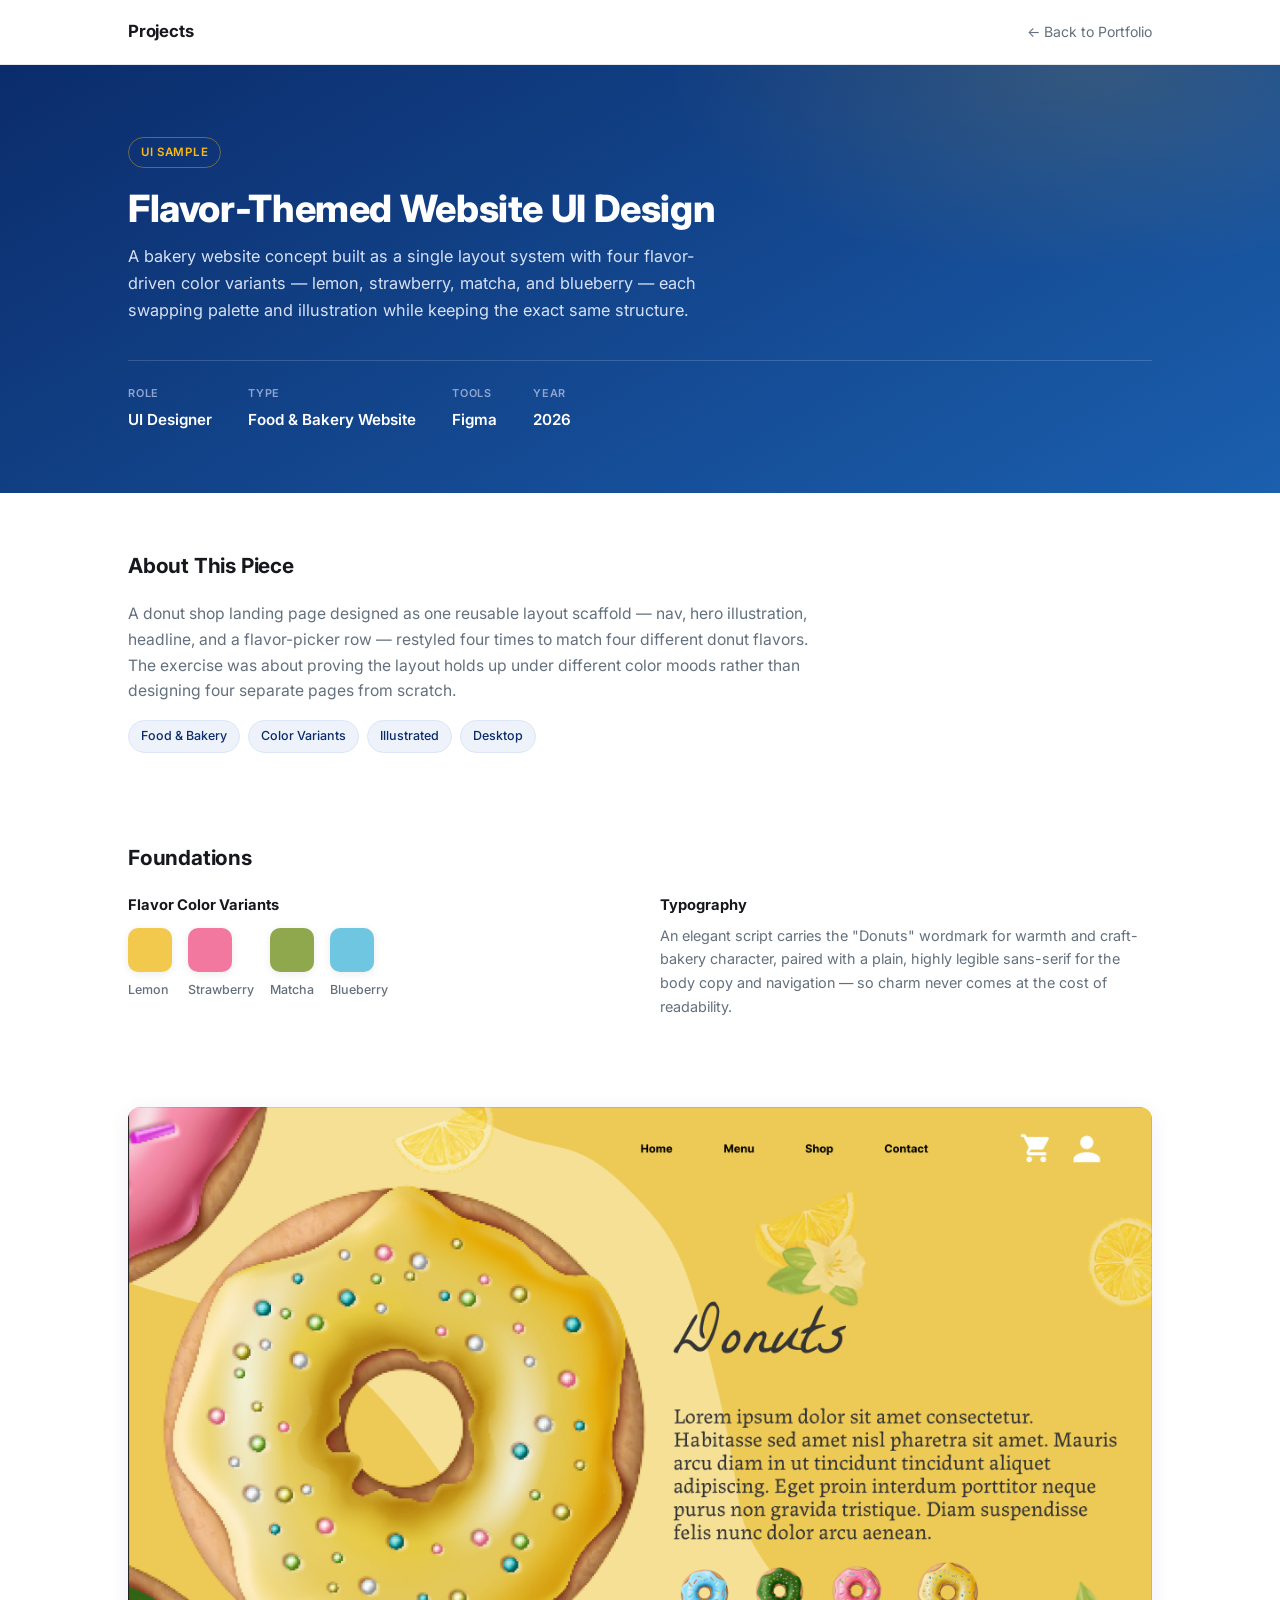
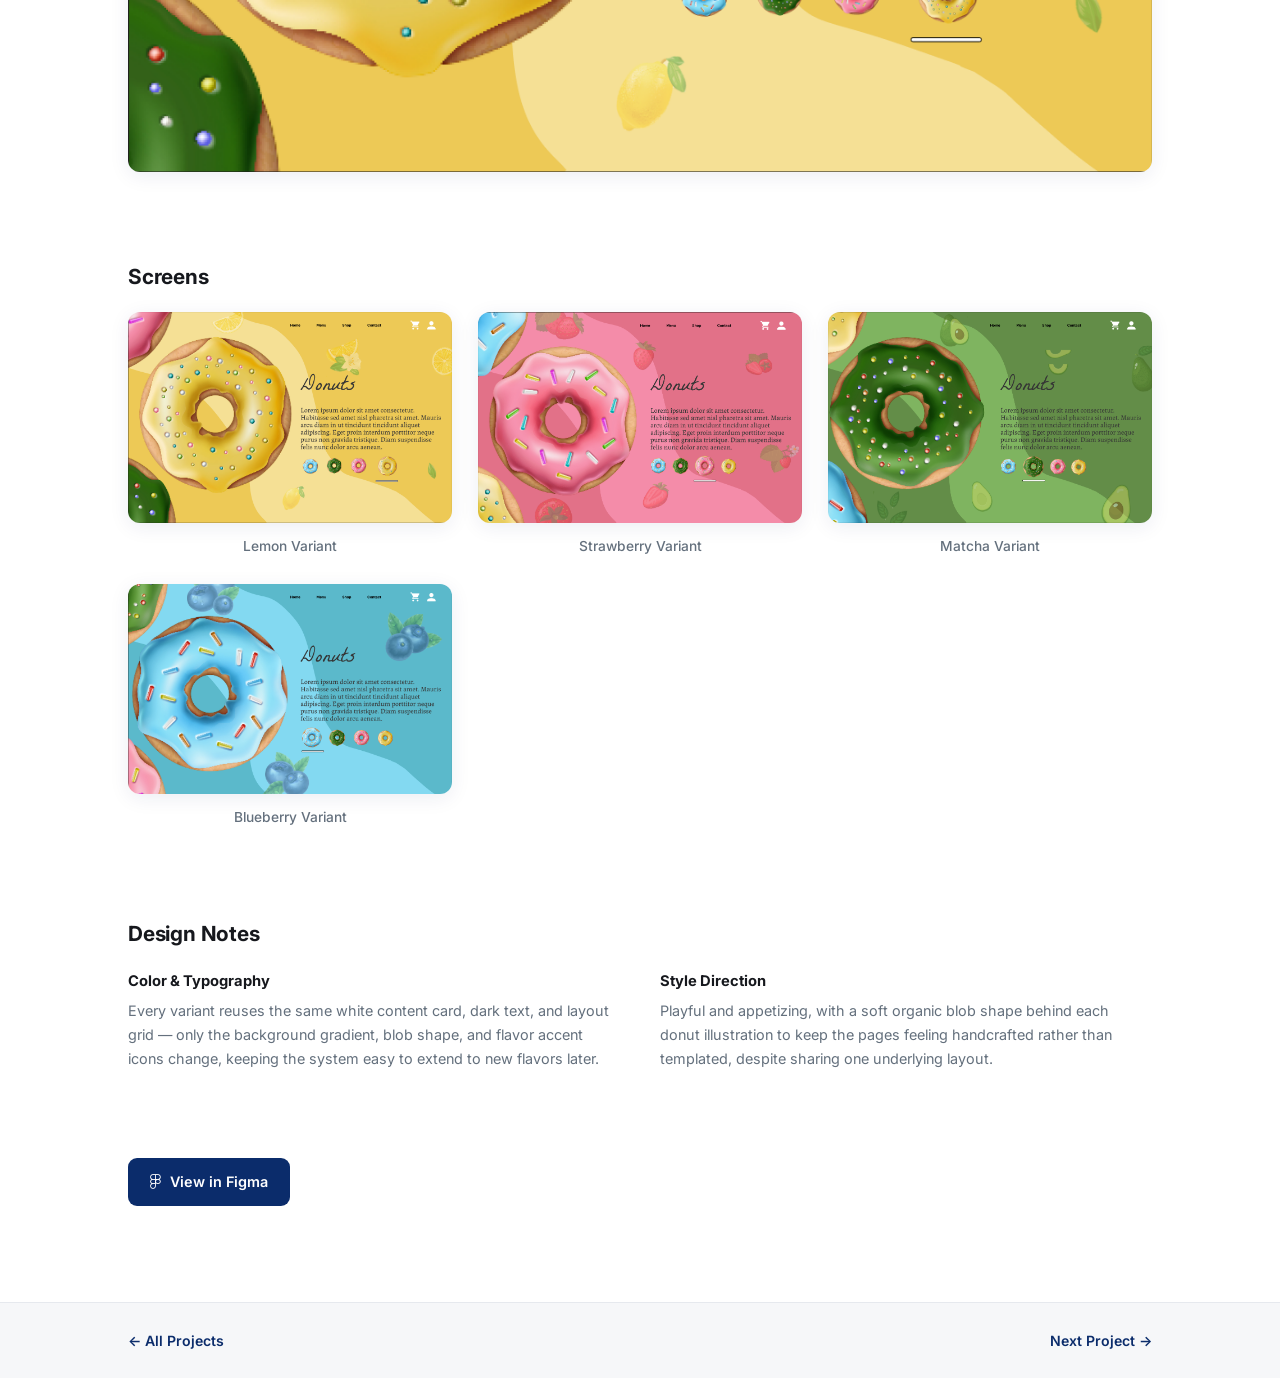
<file: project5.html>
<!DOCTYPE html>
<html lang="en">
<head>
<meta charset="UTF-8">
<meta name="viewport" content="width=device-width, initial-scale=1.0">
<title>Flavor-Themed Website UI Design</title>
<link rel="preconnect" href="https://fonts.googleapis.com">
<link rel="preconnect" href="https://fonts.gstatic.com" crossorigin>
<link href="https://fonts.googleapis.com/css2?family=Inter:wght@400;500;600;700;800&display=swap" rel="stylesheet">
<link rel="stylesheet" href="https://cdnjs.cloudflare.com/ajax/libs/font-awesome/6.5.1/css/all.min.css">
<style>
    :root {
        --navy: #0B2C6B;
        --navy-mid: #1B5FAE;
        --accent: #FDB913;
        --text-primary: #16181D;
        --text-secondary: #64707D;
        --surface: #F6F7F9;
        --border: #E6E9EE;
        --radius: 12px;
        --space-lg: 88px;
        --space-md: 56px;
    }
    * { box-sizing: border-box; margin: 0; padding: 0; }
    html { scroll-behavior: smooth; }
    body {
        font-family: 'Inter', -apple-system, "Segoe UI", Roboto, sans-serif;
        color: var(--text-primary);
        background: #fff;
        line-height: 1.65;
        -webkit-font-smoothing: antialiased;
    }
    .container { max-width: 1080px; margin: 0 auto; padding: 0 28px; }
    a { color: inherit; text-decoration: none; }

    header {
        border-bottom: 1px solid var(--border);
        padding: 18px 0;
        position: sticky; top: 0; background: rgba(255,255,255,0.9); backdrop-filter: blur(6px);
        z-index: 10;
    }
    header nav { display: flex; justify-content: space-between; align-items: center; }
    .logo { font-weight: 700; font-size: 1.05rem; letter-spacing: -0.01em; }
    .back-link { font-size: 0.88rem; color: var(--text-secondary); transition: color 0.15s; }
    .back-link:hover { color: var(--navy); }

    .hero {
        background: linear-gradient(150deg, var(--navy) 0%, var(--navy-mid) 100%);
        color: #fff;
        padding: 72px 0 60px;
        position: relative;
        overflow: hidden;
    }
    .hero::after {
        content: "";
        position: absolute; inset: 0;
        background: radial-gradient(600px 300px at 85% 0%, rgba(253,185,19,0.14), transparent 70%);
        pointer-events: none;
    }
    .hero-tag {
        display: inline-block;
        font-size: 0.72rem; font-weight: 600; letter-spacing: 0.06em; text-transform: uppercase;
        color: var(--accent);
        border: 1px solid rgba(253,185,19,0.4);
        padding: 5px 12px; border-radius: 999px;
        margin-bottom: 18px;
    }
    .hero h1 { font-size: 2.35rem; font-weight: 800; margin-bottom: 12px; line-height: 1.2; letter-spacing: -0.01em; max-width: 720px; }
    .hero-subtitle { font-size: 1.02rem; color: #D6E1F5; margin-bottom: 36px; max-width: 600px; font-weight: 400; }
    .project-meta { display: flex; flex-wrap: wrap; gap: 36px; border-top: 1px solid rgba(255,255,255,0.16); padding-top: 24px; }
    .meta-label { font-size: 0.68rem; text-transform: uppercase; letter-spacing: 0.07em; color: #90A6D1; margin-bottom: 5px; font-weight: 600; }
    .meta-value { font-size: 0.95rem; font-weight: 600; }

    main.content { padding: var(--space-md) 0 40px; }
    .section { margin-bottom: var(--space-lg); }
    .section:last-of-type { margin-bottom: var(--space-md); }
    .section-title { font-size: 1.3rem; font-weight: 700; margin-bottom: 18px; letter-spacing: -0.01em; }
    .text-content { font-size: 0.98rem; color: var(--text-secondary); max-width: 680px; }

    .two-column { display: grid; grid-template-columns: 1fr 1fr; gap: 40px; margin-top: 4px; }
    .two-column h4 { font-size: 0.92rem; margin-bottom: 6px; font-weight: 700; }
    .two-column p { font-size: 0.9rem; color: var(--text-secondary); }
    @media (max-width: 700px) { .two-column { grid-template-columns: 1fr; gap: 24px; } }

    .style-tags { display: flex; flex-wrap: wrap; gap: 8px; margin-top: 16px; }
    .style-tag {
        font-size: 0.78rem; font-weight: 500; color: var(--navy);
        background: #EDF2FB; border: 1px solid #DCE6F7;
        padding: 5px 12px; border-radius: 999px;
    }

    .swatch-row { display: flex; flex-wrap: wrap; gap: 16px; margin-top: 10px; }
    .swatch { display: flex; flex-direction: column; align-items: flex-start; gap: 8px; font-size: 0.78rem; color: var(--text-secondary); font-weight: 500; }
    .swatch-chip { width: 44px; height: 44px; border-radius: 10px; display: block; box-shadow: 0 2px 8px rgba(0,0,0,0.08); }

    .media-frame { display: flex; justify-content: center; width: 100%; }
    .media-frame img {
        max-width: 100%; width: auto; height: auto; display: block;
        border-radius: var(--radius);
        box-shadow: 0 4px 20px rgba(11,44,107,0.08);
    }

    .media-frame.placeholder {
        width: 100%; aspect-ratio: 4 / 3;
        background: var(--surface);
        border: 1.5px dashed #CBD3DE;
        border-radius: var(--radius);
        display: flex; align-items: center; justify-content: center;
    }
    .media-frame.featured.placeholder { aspect-ratio: 16 / 9; }
    .placeholder-inner { text-align: center; color: #9AA5B3; padding: 20px; }
    .placeholder-inner i { font-size: 1.6rem; margin-bottom: 10px; display: block; }
    .placeholder-inner span { font-size: 0.82rem; font-weight: 500; }

    .ui-full-width { margin-bottom: 4px; }

    .ui-gallery { display: grid; grid-template-columns: repeat(auto-fit, minmax(270px, 1fr)); gap: 26px; }
    .ui-gallery-item { display: flex; flex-direction: column; gap: 12px; }
    .ui-gallery-item .media-frame { transition: transform 0.2s ease, box-shadow 0.2s ease; border-radius: var(--radius); }
    .ui-gallery-item:hover .media-frame { transform: translateY(-3px); }
    .ui-gallery-item:hover .media-frame.placeholder { border-color: var(--navy-mid); }
    .ui-gallery-caption { font-size: 0.86rem; color: var(--text-secondary); text-align: center; font-weight: 500; }

    .project-links { display: flex; gap: 12px; }
    .project-link {
        display: inline-flex; align-items: center; gap: 9px;
        padding: 12px 22px; border-radius: 9px;
        background: var(--navy); color: #fff; font-size: 0.9rem; font-weight: 600;
        transition: background 0.15s, transform 0.15s;
    }
    .project-link:hover { background: var(--navy-mid); transform: translateY(-1px); }

    .case-nav { border-top: 1px solid var(--border); padding: 26px 0; background: var(--surface); }
    .case-nav .container { display: flex; justify-content: space-between; }
    .nav-button { font-size: 0.88rem; font-weight: 600; color: var(--navy); transition: opacity 0.15s; }
    .nav-button:hover { opacity: 0.7; }

    @media (max-width: 600px) {
        .hero h1 { font-size: 1.7rem; }
        .project-meta { gap: 22px; }
    }
</style>
</head>
<body>
    <header>
        <nav class="container">
            <a href="index.html" class="logo">Projects</a>
            <a href="works.html" class="back-link">← Back to Portfolio</a>
        </nav>
    </header>

    <section class="hero">
        <div class="container">
            <span class="hero-tag">UI Sample</span>
            <h1>Flavor-Themed Website UI Design</h1>
            <p class="hero-subtitle">A bakery website concept built as a single layout system with four flavor-driven color variants — lemon, strawberry, matcha, and blueberry — each swapping palette and illustration while keeping the exact same structure.</p>

            <div class="project-meta">
                <div class="meta-item">
                    <div class="meta-label">Role</div>
                    <div class="meta-value">UI Designer</div>
                </div>
                <div class="meta-item">
                    <div class="meta-label">Type</div>
                    <div class="meta-value">Food &amp; Bakery Website</div>
                </div>
                <div class="meta-item">
                    <div class="meta-label">Tools</div>
                    <div class="meta-value">Figma</div>
                </div>
                <div class="meta-item">
                    <div class="meta-label">Year</div>
                    <div class="meta-value">2026</div>
                </div>
            </div>
        </div>
    </section>

    <main class="content">
        <div class="container">

            <section class="section">
                <h2 class="section-title">About This Piece</h2>
                <p class="text-content">
                    A donut shop landing page designed as one reusable layout scaffold — nav, hero illustration, headline, and a flavor-picker row — restyled four times to match four different donut flavors. The exercise was about proving the layout holds up under different color moods rather than designing four separate pages from scratch.
                </p>
                <div class="style-tags">
                    <span class="style-tag">Food &amp; Bakery</span>
                    <span class="style-tag">Color Variants</span>
                    <span class="style-tag">Illustrated</span>
                    <span class="style-tag">Desktop</span>
                </div>
            </section>

            <section class="section">
                <h2 class="section-title">Foundations</h2>
                <div class="two-column" style="margin-bottom: 32px;">
                    <div>
                        <h4>Flavor Color Variants</h4>
                        <div class="swatch-row">
                            <div class="swatch"><span class="swatch-chip" style="background:#F2C94C"></span>Lemon</div>
                            <div class="swatch"><span class="swatch-chip" style="background:#F2789F"></span>Strawberry</div>
                            <div class="swatch"><span class="swatch-chip" style="background:#8FA84E"></span>Matcha</div>
                            <div class="swatch"><span class="swatch-chip" style="background:#6EC6E0"></span>Blueberry</div>
                        </div>
                    </div>
                    <div>
                        <h4>Typography</h4>
                        <p>An elegant script carries the "Donuts" wordmark for warmth and craft-bakery character, paired with a plain, highly legible sans-serif for the body copy and navigation — so charm never comes at the cost of readability.</p>
                    </div>
                </div>
            </section>

            <section class="section">
                <div class="ui-full-width">
                    <div class="media-frame featured">
                        <img src="assets/donut1-proj5.png" alt="Donuts website, all four flavor color variants together">
                    </div>
                </div>
            </section>

            <section class="section">
                <h2 class="section-title">Screens</h2>
                <div class="ui-gallery">
                    <div class="ui-gallery-item">
                        <div class="media-frame"><img src="assets/donut1-proj5.png" alt="Lemon flavor variant"></div>
                        <div class="ui-gallery-caption">Lemon Variant</div>
                    </div>
                    <div class="ui-gallery-item">
                        <div class="media-frame"><img src="assets/donut2-proj5.png" alt="Strawberry flavor variant"></div>
                        <div class="ui-gallery-caption">Strawberry Variant</div>
                    </div>
                    <div class="ui-gallery-item">
                        <div class="media-frame"><img src="assets/donut3-proj5.png" alt="Matcha flavor variant"></div>
                        <div class="ui-gallery-caption">Matcha Variant</div>
                    </div>
                    <div class="ui-gallery-item">
                        <div class="media-frame"><img src="assets/donut4-proj5.png" alt="Blueberry flavor variant"></div>
                        <div class="ui-gallery-caption">Blueberry Variant</div>
                    </div>
                    <!-- Duplicate a .ui-gallery-item block for each additional screen -->
                </div>
            </section>

            <section class="section">
                <h2 class="section-title">Design Notes</h2>
                <div class="two-column">
                    <div>
                        <h4>Color &amp; Typography</h4>
                        <p>Every variant reuses the same white content card, dark text, and layout grid — only the background gradient, blob shape, and flavor accent icons change, keeping the system easy to extend to new flavors later.</p>
                    </div>
                    <div>
                        <h4>Style Direction</h4>
                        <p>Playful and appetizing, with a soft organic blob shape behind each donut illustration to keep the pages feeling handcrafted rather than templated, despite sharing one underlying layout.</p>
                    </div>
                </div>
            </section>

            <section class="section">
                <div class="project-links">
                    <a href="https://www.figma.com/proto/zw8Yr7Rqu8NxlC6jEzvfyW/Sample-Projects?node-id=157-17&t=Sa1QbZLLUxQKGo6V-1&scaling=scale-down&content-scaling=fixed&page-id=157%3A16&starting-point-node-id=157%3A17" class="project-link" target="_blank" rel="noopener noreferrer">
                        <i class="fab fa-figma"></i> View in Figma
                    </a>
                </div>
            </section>

        </div>
    </main>

    <section class="case-nav">
        <div class="container">
            <a href="works.html" class="nav-button">← All Projects</a>
            <a href="project6.html" class="nav-button">Next Project →</a>
        </div>
    </section>

    <script>
        document.querySelectorAll('.media-frame img').forEach(function (img) {
            img.addEventListener('error', function () {
                var frame = img.closest('.media-frame');
                var label = img.getAttribute('alt') || 'Image';
                frame.classList.add('placeholder');
                frame.innerHTML = '<div class="placeholder-inner"><i class="fa-regular fa-image"></i><span>' + label + '</span></div>';
            });
        });
    </script>
</body>
</html>
</file>
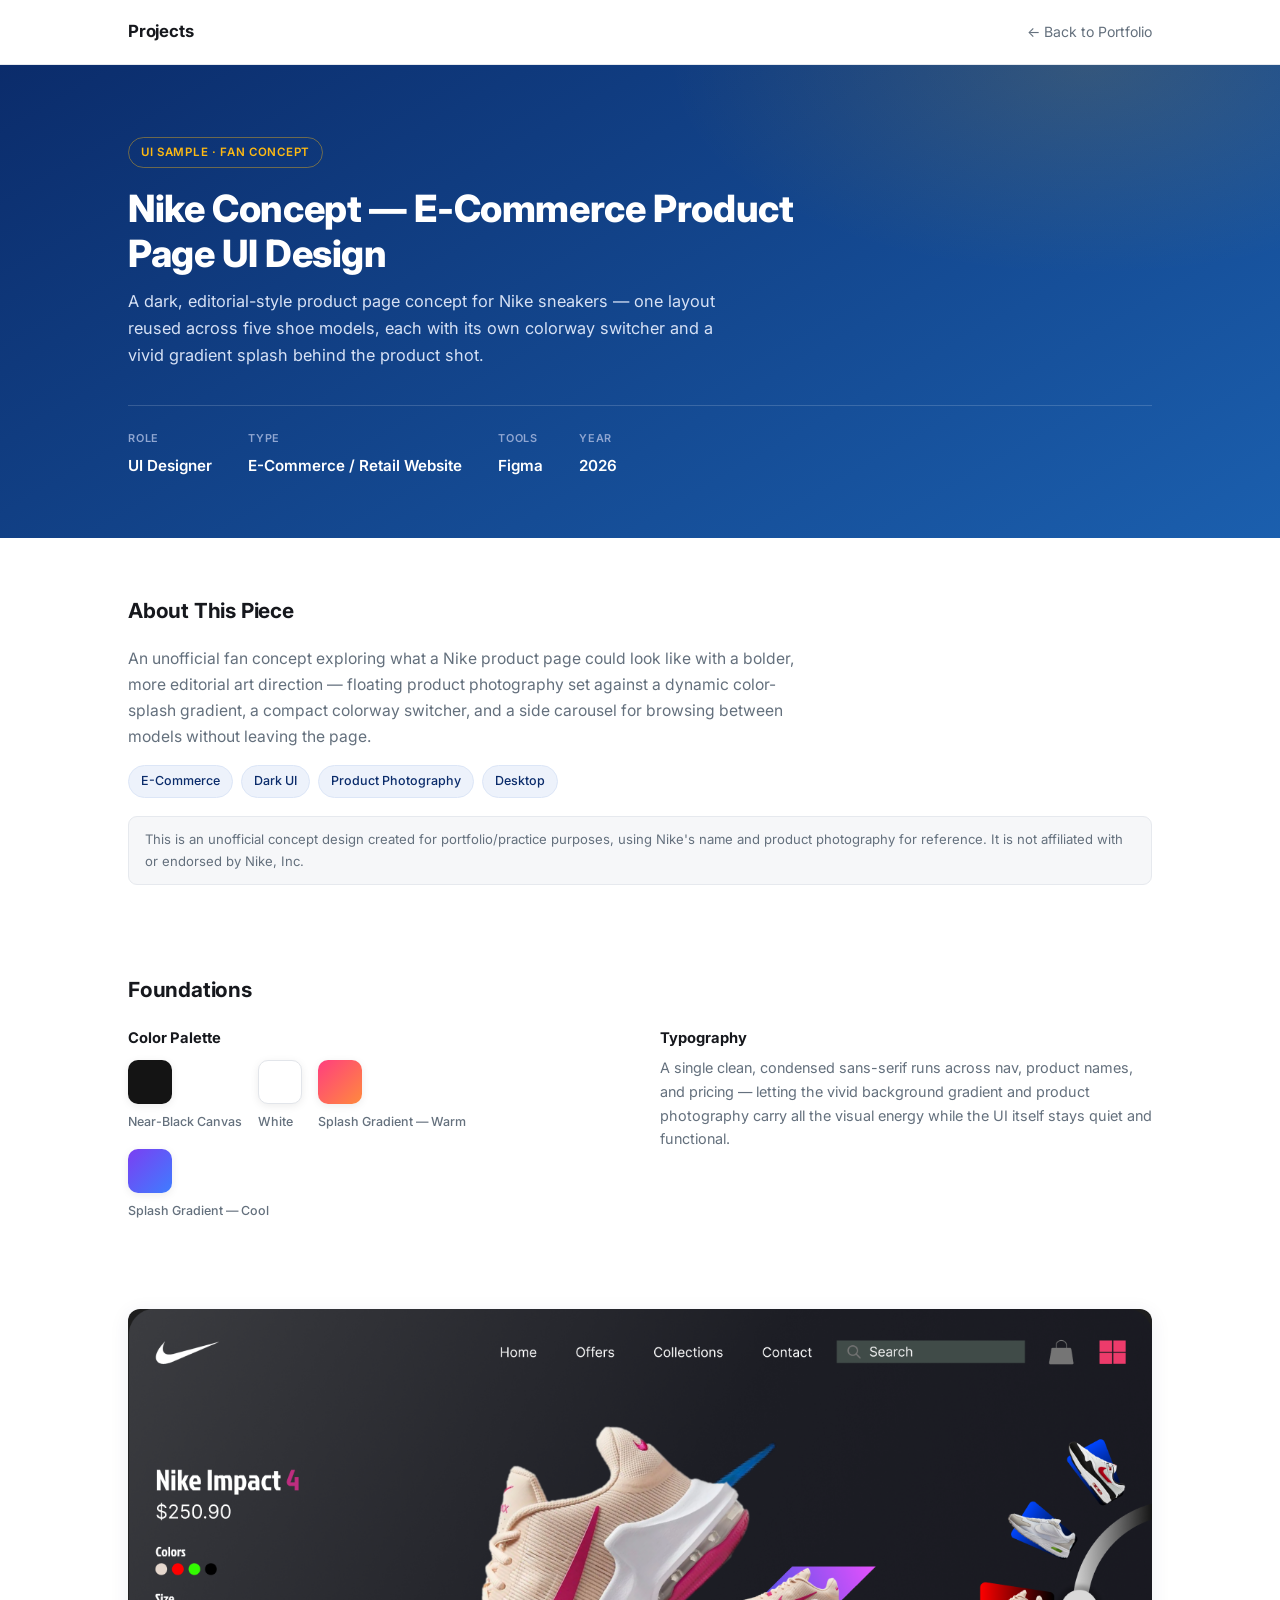
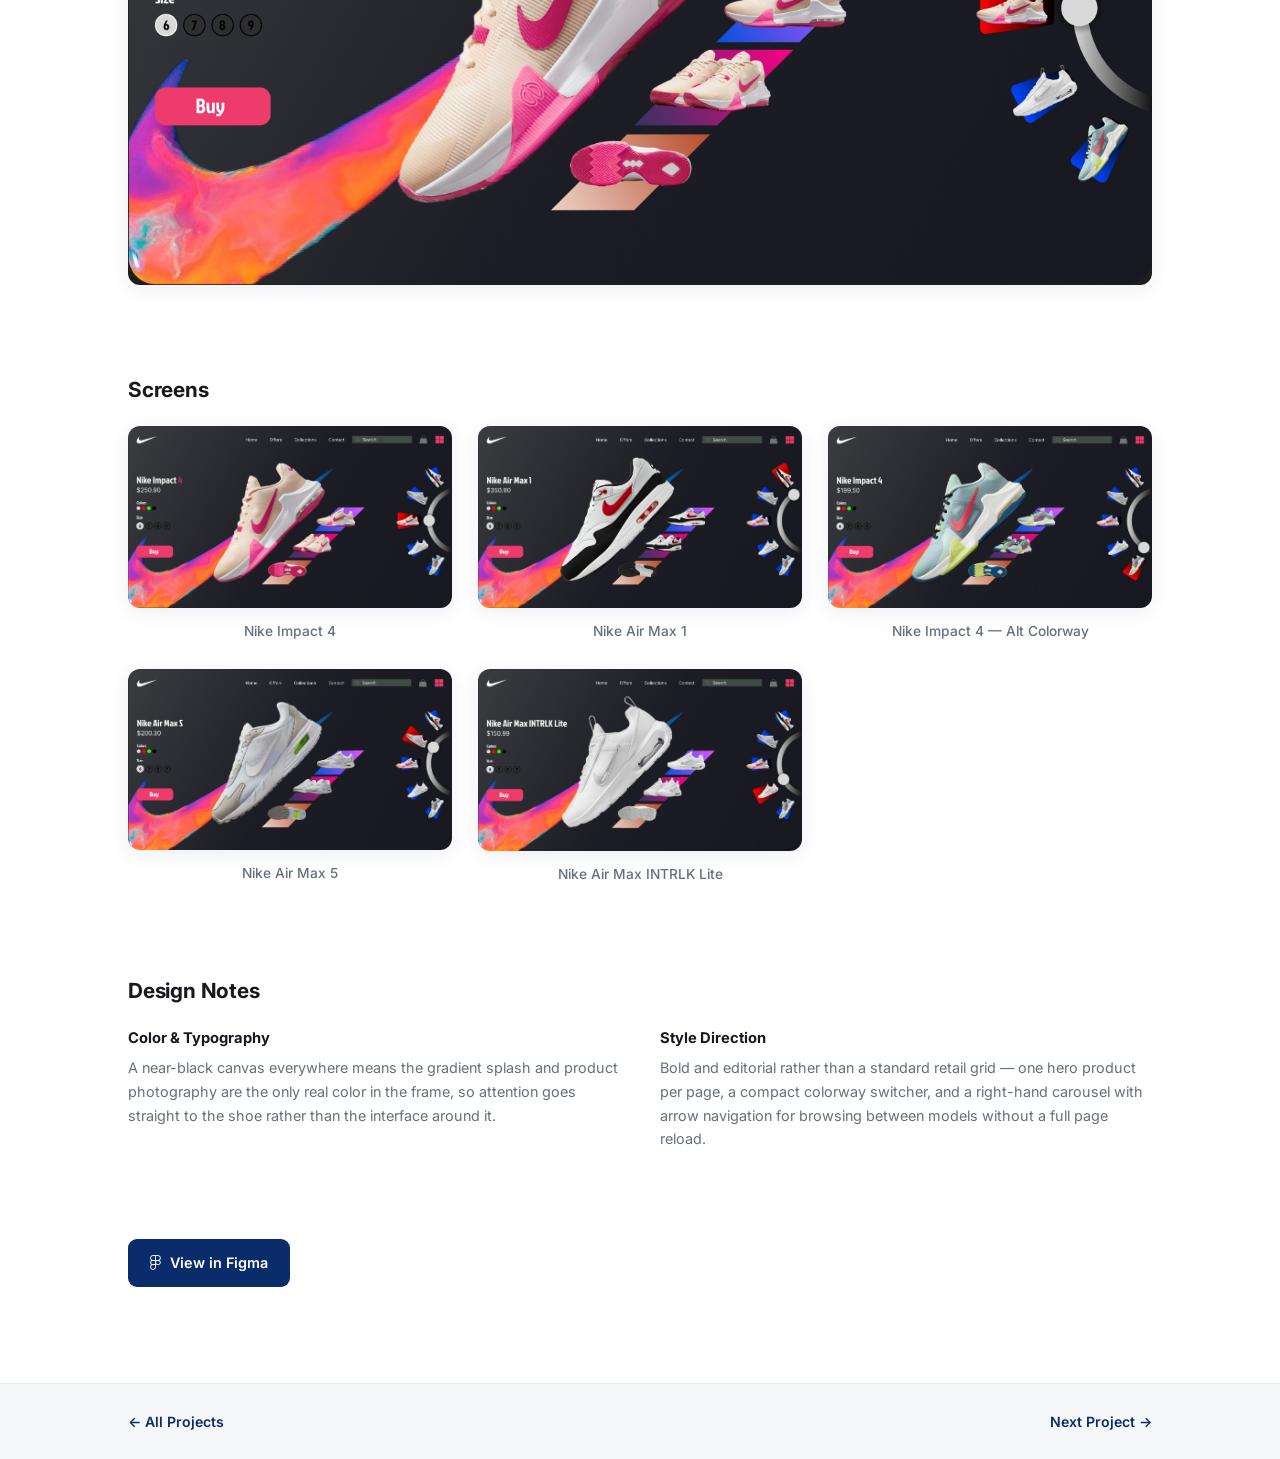
<file: project6.html>
<!DOCTYPE html>
<html lang="en">
<head>
<meta charset="UTF-8">
<meta name="viewport" content="width=device-width, initial-scale=1.0">
<title>Nike Concept — E-Commerce Product Page UI Design</title>
<link rel="preconnect" href="https://fonts.googleapis.com">
<link rel="preconnect" href="https://fonts.gstatic.com" crossorigin>
<link href="https://fonts.googleapis.com/css2?family=Inter:wght@400;500;600;700;800&display=swap" rel="stylesheet">
<link rel="stylesheet" href="https://cdnjs.cloudflare.com/ajax/libs/font-awesome/6.5.1/css/all.min.css">
<style>
    :root {
        --navy: #0B2C6B;
        --navy-mid: #1B5FAE;
        --accent: #FDB913;
        --text-primary: #16181D;
        --text-secondary: #64707D;
        --surface: #F6F7F9;
        --border: #E6E9EE;
        --radius: 12px;
        --space-lg: 88px;
        --space-md: 56px;
    }
    * { box-sizing: border-box; margin: 0; padding: 0; }
    html { scroll-behavior: smooth; }
    body {
        font-family: 'Inter', -apple-system, "Segoe UI", Roboto, sans-serif;
        color: var(--text-primary);
        background: #fff;
        line-height: 1.65;
        -webkit-font-smoothing: antialiased;
    }
    .container { max-width: 1080px; margin: 0 auto; padding: 0 28px; }
    a { color: inherit; text-decoration: none; }

    header {
        border-bottom: 1px solid var(--border);
        padding: 18px 0;
        position: sticky; top: 0; background: rgba(255,255,255,0.9); backdrop-filter: blur(6px);
        z-index: 10;
    }
    header nav { display: flex; justify-content: space-between; align-items: center; }
    .logo { font-weight: 700; font-size: 1.05rem; letter-spacing: -0.01em; }
    .back-link { font-size: 0.88rem; color: var(--text-secondary); transition: color 0.15s; }
    .back-link:hover { color: var(--navy); }

    .hero {
        background: linear-gradient(150deg, var(--navy) 0%, var(--navy-mid) 100%);
        color: #fff;
        padding: 72px 0 60px;
        position: relative;
        overflow: hidden;
    }
    .hero::after {
        content: "";
        position: absolute; inset: 0;
        background: radial-gradient(600px 300px at 85% 0%, rgba(253,185,19,0.14), transparent 70%);
        pointer-events: none;
    }
    .hero-tag {
        display: inline-block;
        font-size: 0.72rem; font-weight: 600; letter-spacing: 0.06em; text-transform: uppercase;
        color: var(--accent);
        border: 1px solid rgba(253,185,19,0.4);
        padding: 5px 12px; border-radius: 999px;
        margin-bottom: 18px;
    }
    .hero h1 { font-size: 2.35rem; font-weight: 800; margin-bottom: 12px; line-height: 1.2; letter-spacing: -0.01em; max-width: 720px; }
    .hero-subtitle { font-size: 1.02rem; color: #D6E1F5; margin-bottom: 36px; max-width: 600px; font-weight: 400; }
    .project-meta { display: flex; flex-wrap: wrap; gap: 36px; border-top: 1px solid rgba(255,255,255,0.16); padding-top: 24px; }
    .meta-label { font-size: 0.68rem; text-transform: uppercase; letter-spacing: 0.07em; color: #90A6D1; margin-bottom: 5px; font-weight: 600; }
    .meta-value { font-size: 0.95rem; font-weight: 600; }

    main.content { padding: var(--space-md) 0 40px; }
    .section { margin-bottom: var(--space-lg); }
    .section:last-of-type { margin-bottom: var(--space-md); }
    .section-title { font-size: 1.3rem; font-weight: 700; margin-bottom: 18px; letter-spacing: -0.01em; }
    .text-content { font-size: 0.98rem; color: var(--text-secondary); max-width: 680px; }

    .two-column { display: grid; grid-template-columns: 1fr 1fr; gap: 40px; margin-top: 4px; }
    .two-column h4 { font-size: 0.92rem; margin-bottom: 6px; font-weight: 700; }
    .two-column p { font-size: 0.9rem; color: var(--text-secondary); }
    @media (max-width: 700px) { .two-column { grid-template-columns: 1fr; gap: 24px; } }

    .style-tags { display: flex; flex-wrap: wrap; gap: 8px; margin-top: 16px; }
    .style-tag {
        font-size: 0.78rem; font-weight: 500; color: var(--navy);
        background: #EDF2FB; border: 1px solid #DCE6F7;
        padding: 5px 12px; border-radius: 999px;
    }

    .swatch-row { display: flex; flex-wrap: wrap; gap: 16px; margin-top: 10px; }
    .swatch { display: flex; flex-direction: column; align-items: flex-start; gap: 8px; font-size: 0.78rem; color: var(--text-secondary); font-weight: 500; }
    .swatch-chip { width: 44px; height: 44px; border-radius: 10px; display: block; box-shadow: 0 2px 8px rgba(0,0,0,0.08); }

    .media-frame { display: flex; justify-content: center; width: 100%; }
    .media-frame img {
        max-width: 100%; width: auto; height: auto; display: block;
        border-radius: var(--radius);
        box-shadow: 0 4px 20px rgba(11,44,107,0.08);
    }

    .media-frame.placeholder {
        width: 100%; aspect-ratio: 4 / 3;
        background: var(--surface);
        border: 1.5px dashed #CBD3DE;
        border-radius: var(--radius);
        display: flex; align-items: center; justify-content: center;
    }
    .media-frame.featured.placeholder { aspect-ratio: 21 / 6; }
    .placeholder-inner { text-align: center; color: #9AA5B3; padding: 20px; }
    .placeholder-inner i { font-size: 1.6rem; margin-bottom: 10px; display: block; }
    .placeholder-inner span { font-size: 0.82rem; font-weight: 500; }

    .ui-full-width { margin-bottom: 4px; }

    .ui-gallery { display: grid; grid-template-columns: repeat(auto-fit, minmax(240px, 1fr)); gap: 26px; }
    .ui-gallery-item { display: flex; flex-direction: column; gap: 12px; }
    .ui-gallery-item .media-frame { transition: transform 0.2s ease, box-shadow 0.2s ease; border-radius: var(--radius); }
    .ui-gallery-item:hover .media-frame { transform: translateY(-3px); }
    .ui-gallery-item:hover .media-frame.placeholder { border-color: var(--navy-mid); }
    .ui-gallery-caption { font-size: 0.86rem; color: var(--text-secondary); text-align: center; font-weight: 500; }

    .project-links { display: flex; gap: 12px; }
    .project-link {
        display: inline-flex; align-items: center; gap: 9px;
        padding: 12px 22px; border-radius: 9px;
        background: var(--navy); color: #fff; font-size: 0.9rem; font-weight: 600;
        transition: background 0.15s, transform 0.15s;
    }
    .project-link:hover { background: var(--navy-mid); transform: translateY(-1px); }

    .case-nav { border-top: 1px solid var(--border); padding: 26px 0; background: var(--surface); }
    .case-nav .container { display: flex; justify-content: space-between; }
    .nav-button { font-size: 0.88rem; font-weight: 600; color: var(--navy); transition: opacity 0.15s; }
    .nav-button:hover { opacity: 0.7; }

    .disclaimer {
        font-size: 0.82rem; color: var(--text-secondary); background: var(--surface);
        border: 1px solid var(--border); border-radius: 9px; padding: 12px 16px; margin-top: 18px;
    }

    @media (max-width: 600px) {
        .hero h1 { font-size: 1.7rem; }
        .project-meta { gap: 22px; }
    }
</style>
</head>
<body>
    <header>
        <nav class="container">
            <a href="index.html" class="logo">Projects</a>
            <a href="works.html" class="back-link">← Back to Portfolio</a>
        </nav>
    </header>

    <section class="hero">
        <div class="container">
            <span class="hero-tag">UI Sample · Fan Concept</span>
            <h1>Nike Concept — E-Commerce Product Page UI Design</h1>
            <p class="hero-subtitle">A dark, editorial-style product page concept for Nike sneakers — one layout reused across five shoe models, each with its own colorway switcher and a vivid gradient splash behind the product shot.</p>

            <div class="project-meta">
                <div class="meta-item">
                    <div class="meta-label">Role</div>
                    <div class="meta-value">UI Designer</div>
                </div>
                <div class="meta-item">
                    <div class="meta-label">Type</div>
                    <div class="meta-value">E-Commerce / Retail Website</div>
                </div>
                <div class="meta-item">
                    <div class="meta-label">Tools</div>
                    <div class="meta-value">Figma</div>
                </div>
                <div class="meta-item">
                    <div class="meta-label">Year</div>
                    <div class="meta-value">2026</div>
                </div>
            </div>
        </div>
    </section>

    <main class="content">
        <div class="container">

            <section class="section">
                <h2 class="section-title">About This Piece</h2>
                <p class="text-content">
                    An unofficial fan concept exploring what a Nike product page could look like with a bolder, more editorial art direction — floating product photography set against a dynamic color-splash gradient, a compact colorway switcher, and a side carousel for browsing between models without leaving the page.
                </p>
                <div class="style-tags">
                    <span class="style-tag">E-Commerce</span>
                    <span class="style-tag">Dark UI</span>
                    <span class="style-tag">Product Photography</span>
                    <span class="style-tag">Desktop</span>
                </div>
                <p class="disclaimer">
                    This is an unofficial concept design created for portfolio/practice purposes, using Nike's name and product photography for reference. It is not affiliated with or endorsed by Nike, Inc.
                </p>
            </section>

            <section class="section">
                <h2 class="section-title">Foundations</h2>
                <div class="two-column" style="margin-bottom: 32px;">
                    <div>
                        <h4>Color Palette</h4>
                        <div class="swatch-row">
                            <div class="swatch"><span class="swatch-chip" style="background:#141414"></span>Near-Black Canvas</div>
                            <div class="swatch"><span class="swatch-chip" style="background:#FFFFFF;border:1px solid #E2E5EA"></span>White</div>
                            <div class="swatch"><span class="swatch-chip" style="background:linear-gradient(135deg,#FF3E7F,#FF8A3D)"></span>Splash Gradient — Warm</div>
                            <div class="swatch"><span class="swatch-chip" style="background:linear-gradient(135deg,#7B3FF2,#3E7DFF)"></span>Splash Gradient — Cool</div>
                        </div>
                    </div>
                    <div>
                        <h4>Typography</h4>
                        <p>A single clean, condensed sans-serif runs across nav, product names, and pricing — letting the vivid background gradient and product photography carry all the visual energy while the UI itself stays quiet and functional.</p>
                    </div>
                </div>
            </section>

            <section class="section">
                <div class="ui-full-width">
                    <div class="media-frame featured">
                        <img src="assets/nike-proj6.png" alt="Nike concept product page, all five shoe model variants">
                    </div>
                </div>
            </section>

            <section class="section">
                <h2 class="section-title">Screens</h2>
                <div class="ui-gallery">
                    <div class="ui-gallery-item">
                        <div class="media-frame"><img src="assets/nike-proj6.png" alt="Nike Impact 4 product page"></div>
                        <div class="ui-gallery-caption">Nike Impact 4</div>
                    </div>
                    <div class="ui-gallery-item">
                        <div class="media-frame"><img src="assets/nike2-proj6.png" alt="Nike Air Max 1 product page"></div>
                        <div class="ui-gallery-caption">Nike Air Max 1</div>
                    </div>
                    <div class="ui-gallery-item">
                        <div class="media-frame"><img src="assets/nike3-proj6.png" alt="Nike Impact 4, alternate colorway"></div>
                        <div class="ui-gallery-caption">Nike Impact 4 — Alt Colorway</div>
                    </div>
                    <div class="ui-gallery-item">
                        <div class="media-frame"><img src="assets/nike4-proj6.png" alt="Nike Air Max 5 product page"></div>
                        <div class="ui-gallery-caption">Nike Air Max 5</div>
                    </div>
                    <div class="ui-gallery-item">
                        <div class="media-frame"><img src="assets/nike5-proj6.png" alt="Nike Air Max INTRLK Lite product page"></div>
                        <div class="ui-gallery-caption">Nike Air Max INTRLK Lite</div>
                    </div>
                    <!-- Duplicate a .ui-gallery-item block for each additional screen -->
                </div>
            </section>

            <section class="section">
                <h2 class="section-title">Design Notes</h2>
                <div class="two-column">
                    <div>
                        <h4>Color &amp; Typography</h4>
                        <p>A near-black canvas everywhere means the gradient splash and product photography are the only real color in the frame, so attention goes straight to the shoe rather than the interface around it.</p>
                    </div>
                    <div>
                        <h4>Style Direction</h4>
                        <p>Bold and editorial rather than a standard retail grid — one hero product per page, a compact colorway switcher, and a right-hand carousel with arrow navigation for browsing between models without a full page reload.</p>
                    </div>
                </div>
            </section>

            <section class="section">
                <div class="project-links">
                    <a href="https://www.figma.com/proto/zw8Yr7Rqu8NxlC6jEzvfyW/Sample-Projects?node-id=188-93&p=f&t=q7BeXPs64AMl9AP0-1&scaling=min-zoom&content-scaling=fixed&page-id=168%3A240&starting-point-node-id=188%3A93" class="project-link" target="_blank" rel="noopener noreferrer">
                        <i class="fab fa-figma"></i> View in Figma
                    </a>
                </div>
            </section>

        </div>
    </main>

    <section class="case-nav">
        <div class="container">
            <a href="works.html" class="nav-button">← All Projects</a>
            <a href="project7.html" class="nav-button">Next Project →</a>
        </div>
    </section>

    <script>
        document.querySelectorAll('.media-frame img').forEach(function (img) {
            img.addEventListener('error', function () {
                var frame = img.closest('.media-frame');
                var label = img.getAttribute('alt') || 'Image';
                frame.classList.add('placeholder');
                frame.innerHTML = '<div class="placeholder-inner"><i class="fa-regular fa-image"></i><span>' + label + '</span></div>';
            });
        });
    </script>
</body>
</html>
</file>
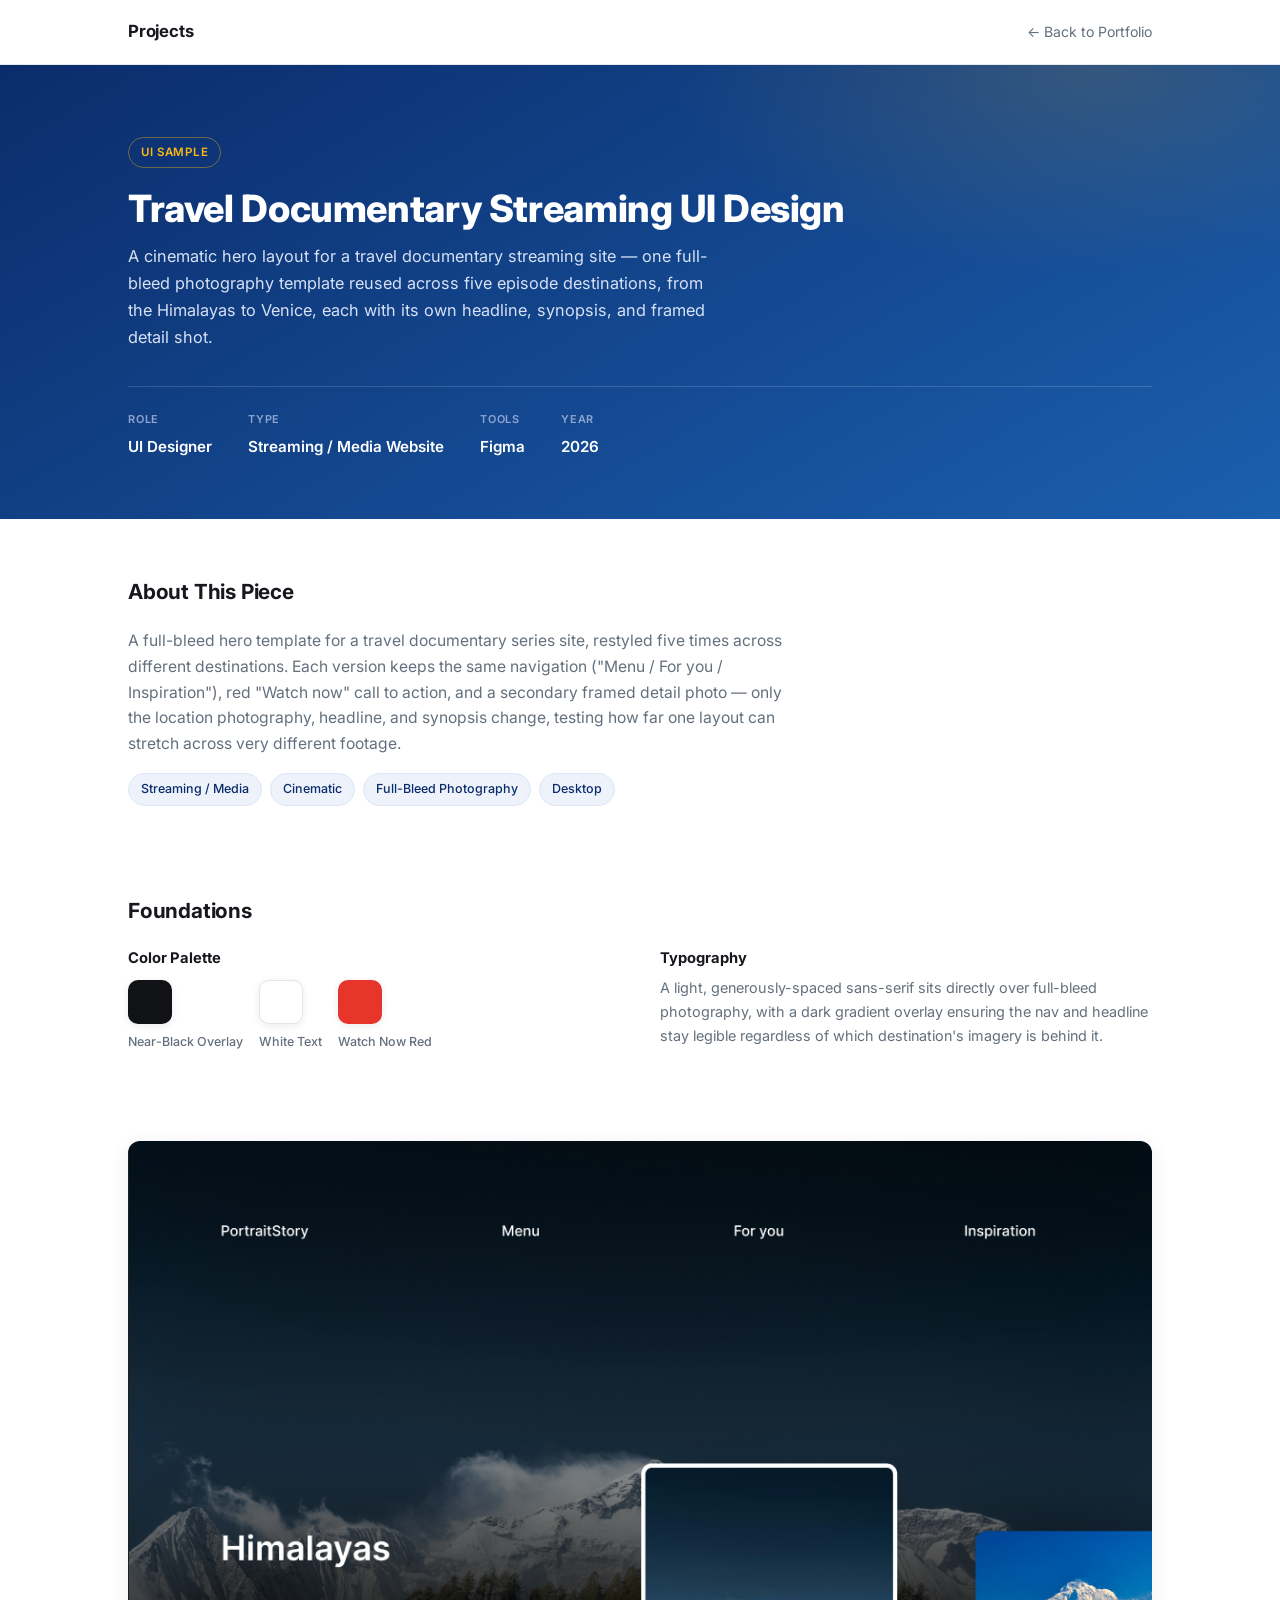
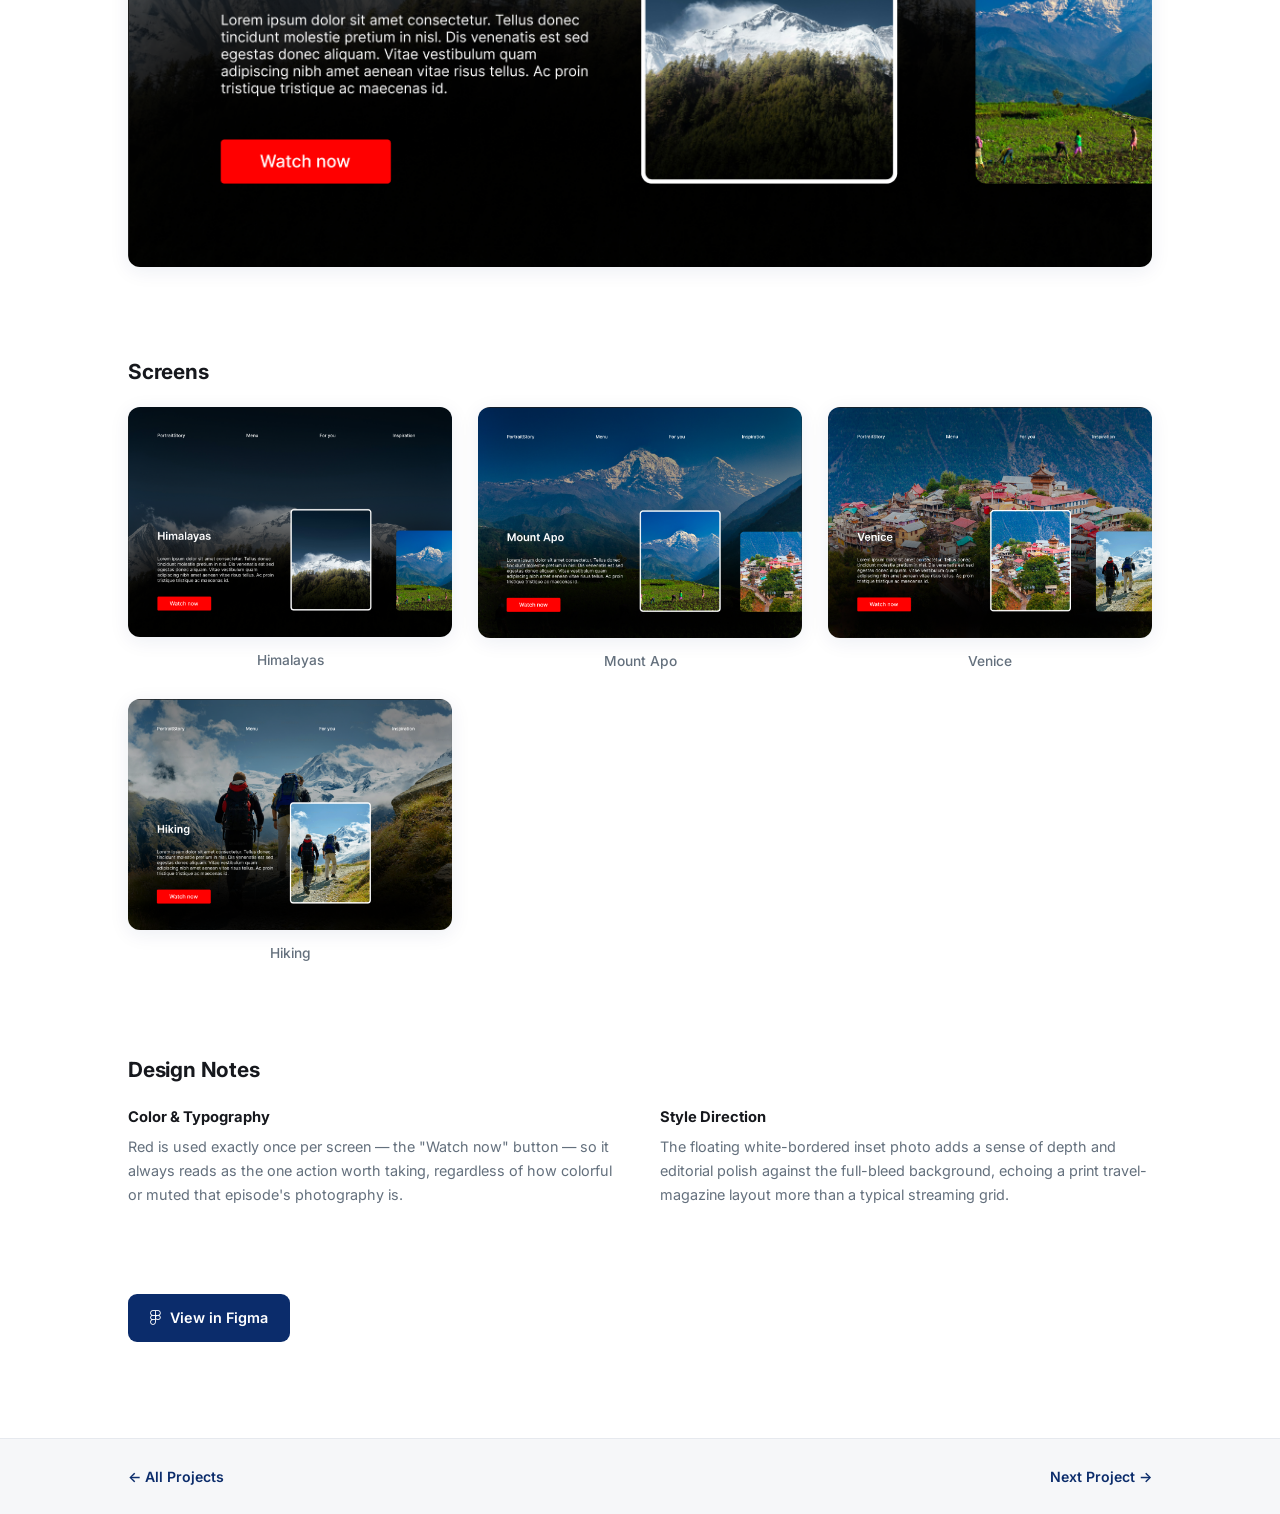
<file: project7.html>
<!DOCTYPE html>
<html lang="en">
<head>
<meta charset="UTF-8">
<meta name="viewport" content="width=device-width, initial-scale=1.0">
<title>Travel Documentary Streaming UI Design</title>
<link rel="preconnect" href="https://fonts.googleapis.com">
<link rel="preconnect" href="https://fonts.gstatic.com" crossorigin>
<link href="https://fonts.googleapis.com/css2?family=Inter:wght@400;500;600;700;800&display=swap" rel="stylesheet">
<link rel="stylesheet" href="https://cdnjs.cloudflare.com/ajax/libs/font-awesome/6.5.1/css/all.min.css">
<style>
    :root {
        --navy: #0B2C6B;
        --navy-mid: #1B5FAE;
        --accent: #FDB913;
        --text-primary: #16181D;
        --text-secondary: #64707D;
        --surface: #F6F7F9;
        --border: #E6E9EE;
        --radius: 12px;
        --space-lg: 88px;
        --space-md: 56px;
    }
    * { box-sizing: border-box; margin: 0; padding: 0; }
    html { scroll-behavior: smooth; }
    body {
        font-family: 'Inter', -apple-system, "Segoe UI", Roboto, sans-serif;
        color: var(--text-primary);
        background: #fff;
        line-height: 1.65;
        -webkit-font-smoothing: antialiased;
    }
    .container { max-width: 1080px; margin: 0 auto; padding: 0 28px; }
    a { color: inherit; text-decoration: none; }

    header {
        border-bottom: 1px solid var(--border);
        padding: 18px 0;
        position: sticky; top: 0; background: rgba(255,255,255,0.9); backdrop-filter: blur(6px);
        z-index: 10;
    }
    header nav { display: flex; justify-content: space-between; align-items: center; }
    .logo { font-weight: 700; font-size: 1.05rem; letter-spacing: -0.01em; }
    .back-link { font-size: 0.88rem; color: var(--text-secondary); transition: color 0.15s; }
    .back-link:hover { color: var(--navy); }

    .hero {
        background: linear-gradient(150deg, var(--navy) 0%, var(--navy-mid) 100%);
        color: #fff;
        padding: 72px 0 60px;
        position: relative;
        overflow: hidden;
    }
    .hero::after {
        content: "";
        position: absolute; inset: 0;
        background: radial-gradient(600px 300px at 85% 0%, rgba(253,185,19,0.14), transparent 70%);
        pointer-events: none;
    }
    .hero-tag {
        display: inline-block;
        font-size: 0.72rem; font-weight: 600; letter-spacing: 0.06em; text-transform: uppercase;
        color: var(--accent);
        border: 1px solid rgba(253,185,19,0.4);
        padding: 5px 12px; border-radius: 999px;
        margin-bottom: 18px;
    }
    .hero h1 { font-size: 2.35rem; font-weight: 800; margin-bottom: 12px; line-height: 1.2; letter-spacing: -0.01em; max-width: 720px; }
    .hero-subtitle { font-size: 1.02rem; color: #D6E1F5; margin-bottom: 36px; max-width: 600px; font-weight: 400; }
    .project-meta { display: flex; flex-wrap: wrap; gap: 36px; border-top: 1px solid rgba(255,255,255,0.16); padding-top: 24px; }
    .meta-label { font-size: 0.68rem; text-transform: uppercase; letter-spacing: 0.07em; color: #90A6D1; margin-bottom: 5px; font-weight: 600; }
    .meta-value { font-size: 0.95rem; font-weight: 600; }

    main.content { padding: var(--space-md) 0 40px; }
    .section { margin-bottom: var(--space-lg); }
    .section:last-of-type { margin-bottom: var(--space-md); }
    .section-title { font-size: 1.3rem; font-weight: 700; margin-bottom: 18px; letter-spacing: -0.01em; }
    .text-content { font-size: 0.98rem; color: var(--text-secondary); max-width: 680px; }

    .two-column { display: grid; grid-template-columns: 1fr 1fr; gap: 40px; margin-top: 4px; }
    .two-column h4 { font-size: 0.92rem; margin-bottom: 6px; font-weight: 700; }
    .two-column p { font-size: 0.9rem; color: var(--text-secondary); }
    @media (max-width: 700px) { .two-column { grid-template-columns: 1fr; gap: 24px; } }

    .style-tags { display: flex; flex-wrap: wrap; gap: 8px; margin-top: 16px; }
    .style-tag {
        font-size: 0.78rem; font-weight: 500; color: var(--navy);
        background: #EDF2FB; border: 1px solid #DCE6F7;
        padding: 5px 12px; border-radius: 999px;
    }

    .swatch-row { display: flex; flex-wrap: wrap; gap: 16px; margin-top: 10px; }
    .swatch { display: flex; flex-direction: column; align-items: flex-start; gap: 8px; font-size: 0.78rem; color: var(--text-secondary); font-weight: 500; }
    .swatch-chip { width: 44px; height: 44px; border-radius: 10px; display: block; box-shadow: 0 2px 8px rgba(0,0,0,0.08); }

    .media-frame { display: flex; justify-content: center; width: 100%; }
    .media-frame img {
        max-width: 100%; width: auto; height: auto; display: block;
        border-radius: var(--radius);
        box-shadow: 0 4px 20px rgba(11,44,107,0.08);
    }

    .media-frame.placeholder {
        width: 100%; aspect-ratio: 16 / 9;
        background: var(--surface);
        border: 1.5px dashed #CBD3DE;
        border-radius: var(--radius);
        display: flex; align-items: center; justify-content: center;
    }
    .media-frame.featured.placeholder { aspect-ratio: 21 / 6; }
    .placeholder-inner { text-align: center; color: #9AA5B3; padding: 20px; }
    .placeholder-inner i { font-size: 1.6rem; margin-bottom: 10px; display: block; }
    .placeholder-inner span { font-size: 0.82rem; font-weight: 500; }

    .ui-full-width { margin-bottom: 4px; }

    .ui-gallery { display: grid; grid-template-columns: repeat(auto-fit, minmax(280px, 1fr)); gap: 26px; }
    .ui-gallery-item { display: flex; flex-direction: column; gap: 12px; }
    .ui-gallery-item .media-frame { transition: transform 0.2s ease, box-shadow 0.2s ease; border-radius: var(--radius); }
    .ui-gallery-item:hover .media-frame { transform: translateY(-3px); }
    .ui-gallery-item:hover .media-frame.placeholder { border-color: var(--navy-mid); }
    .ui-gallery-caption { font-size: 0.86rem; color: var(--text-secondary); text-align: center; font-weight: 500; }

    .project-links { display: flex; gap: 12px; }
    .project-link {
        display: inline-flex; align-items: center; gap: 9px;
        padding: 12px 22px; border-radius: 9px;
        background: var(--navy); color: #fff; font-size: 0.9rem; font-weight: 600;
        transition: background 0.15s, transform 0.15s;
    }
    .project-link:hover { background: var(--navy-mid); transform: translateY(-1px); }

    .case-nav { border-top: 1px solid var(--border); padding: 26px 0; background: var(--surface); }
    .case-nav .container { display: flex; justify-content: space-between; }
    .nav-button { font-size: 0.88rem; font-weight: 600; color: var(--navy); transition: opacity 0.15s; }
    .nav-button:hover { opacity: 0.7; }

    @media (max-width: 600px) {
        .hero h1 { font-size: 1.7rem; }
        .project-meta { gap: 22px; }
    }
</style>
</head>
<body>
    <header>
        <nav class="container">
            <a href="index.html" class="logo">Projects</a>
            <a href="works.html" class="back-link">← Back to Portfolio</a>
        </nav>
    </header>

    <section class="hero">
        <div class="container">
            <span class="hero-tag">UI Sample</span>
            <h1>Travel Documentary Streaming UI Design</h1>
            <p class="hero-subtitle">A cinematic hero layout for a travel documentary streaming site — one full-bleed photography template reused across five episode destinations, from the Himalayas to Venice, each with its own headline, synopsis, and framed detail shot.</p>

            <div class="project-meta">
                <div class="meta-item">
                    <div class="meta-label">Role</div>
                    <div class="meta-value">UI Designer</div>
                </div>
                <div class="meta-item">
                    <div class="meta-label">Type</div>
                    <div class="meta-value">Streaming / Media Website</div>
                </div>
                <div class="meta-item">
                    <div class="meta-label">Tools</div>
                    <div class="meta-value">Figma</div>
                </div>
                <div class="meta-item">
                    <div class="meta-label">Year</div>
                    <div class="meta-value">2026</div>
                </div>
            </div>
        </div>
    </section>

    <main class="content">
        <div class="container">

            <section class="section">
                <h2 class="section-title">About This Piece</h2>
                <p class="text-content">
                    A full-bleed hero template for a travel documentary series site, restyled five times across different destinations. Each version keeps the same navigation ("Menu / For you / Inspiration"), red "Watch now" call to action, and a secondary framed detail photo — only the location photography, headline, and synopsis change, testing how far one layout can stretch across very different footage.
                </p>
                <div class="style-tags">
                    <span class="style-tag">Streaming / Media</span>
                    <span class="style-tag">Cinematic</span>
                    <span class="style-tag">Full-Bleed Photography</span>
                    <span class="style-tag">Desktop</span>
                </div>
            </section>

            <section class="section">
                <h2 class="section-title">Foundations</h2>
                <div class="two-column" style="margin-bottom: 32px;">
                    <div>
                        <h4>Color Palette</h4>
                        <div class="swatch-row">
                            <div class="swatch"><span class="swatch-chip" style="background:#101215"></span>Near-Black Overlay</div>
                            <div class="swatch"><span class="swatch-chip" style="background:#FFFFFF;border:1px solid #E2E5EA"></span>White Text</div>
                            <div class="swatch"><span class="swatch-chip" style="background:#E8352B"></span>Watch Now Red</div>
                        </div>
                    </div>
                    <div>
                        <h4>Typography</h4>
                        <p>A light, generously-spaced sans-serif sits directly over full-bleed photography, with a dark gradient overlay ensuring the nav and headline stay legible regardless of which destination's imagery is behind it.</p>
                    </div>
                </div>
            </section>

            <section class="section">
                <div class="ui-full-width">
                    <div class="media-frame featured">
                        <img src="assets/1-proj7.png" alt="Travel Documentary site, all five episode destination variants">
                    </div>
                </div>
            </section>

            <section class="section">
                <h2 class="section-title">Screens</h2>
                <div class="ui-gallery">
                    <div class="ui-gallery-item">
                        <div class="media-frame"><img src="assets/1-proj7.png" alt="Himalayas episode page"></div>
                        <div class="ui-gallery-caption">Himalayas</div>
                    </div>
                    <div class="ui-gallery-item">
                        <div class="media-frame"><img src="assets/2-proj7.png" alt="Mount Apo episode page"></div>
                        <div class="ui-gallery-caption">Mount Apo</div>
                    </div>
                    <div class="ui-gallery-item">
                        <div class="media-frame"><img src="assets/3-proj7.png" alt="Venice episode page"></div>
                        <div class="ui-gallery-caption">Venice</div>
                    </div>
                    <div class="ui-gallery-item">
                        <div class="media-frame"><img src="assets/4-proj7.png" alt="Hiking episode page"></div>
                        <div class="ui-gallery-caption">Hiking</div>
                    </div>
                    <!-- Duplicate a .ui-gallery-item block for each additional screen -->
                </div>
            </section>

            <section class="section">
                <h2 class="section-title">Design Notes</h2>
                <div class="two-column">
                    <div>
                        <h4>Color &amp; Typography</h4>
                        <p>Red is used exactly once per screen — the "Watch now" button — so it always reads as the one action worth taking, regardless of how colorful or muted that episode's photography is.</p>
                    </div>
                    <div>
                        <h4>Style Direction</h4>
                        <p>The floating white-bordered inset photo adds a sense of depth and editorial polish against the full-bleed background, echoing a print travel-magazine layout more than a typical streaming grid.</p>
                    </div>
                </div>
            </section>

            <section class="section">
                <div class="project-links">
                    <a href="https://www.figma.com/proto/zw8Yr7Rqu8NxlC6jEzvfyW/Sample-Projects?node-id=197-945&t=jlhUAVTlcxpPydbH-1&scaling=min-zoom&content-scaling=fixed&page-id=197%3A925&starting-point-node-id=197%3A945" class="project-link" target="_blank" rel="noopener noreferrer">
                        <i class="fab fa-figma"></i> View in Figma
                    </a>
                </div>
            </section>

        </div>
    </main>

    <section class="case-nav">
        <div class="container">
            <a href="works.html" class="nav-button">← All Projects</a>
            <a href="project8.html" class="nav-button">Next Project →</a>
        </div>
    </section>

    <script>
        document.querySelectorAll('.media-frame img').forEach(function (img) {
            img.addEventListener('error', function () {
                var frame = img.closest('.media-frame');
                var label = img.getAttribute('alt') || 'Image';
                frame.classList.add('placeholder');
                frame.innerHTML = '<div class="placeholder-inner"><i class="fa-regular fa-image"></i><span>' + label + '</span></div>';
            });
        });
    </script>
</body>
</html>
</file>
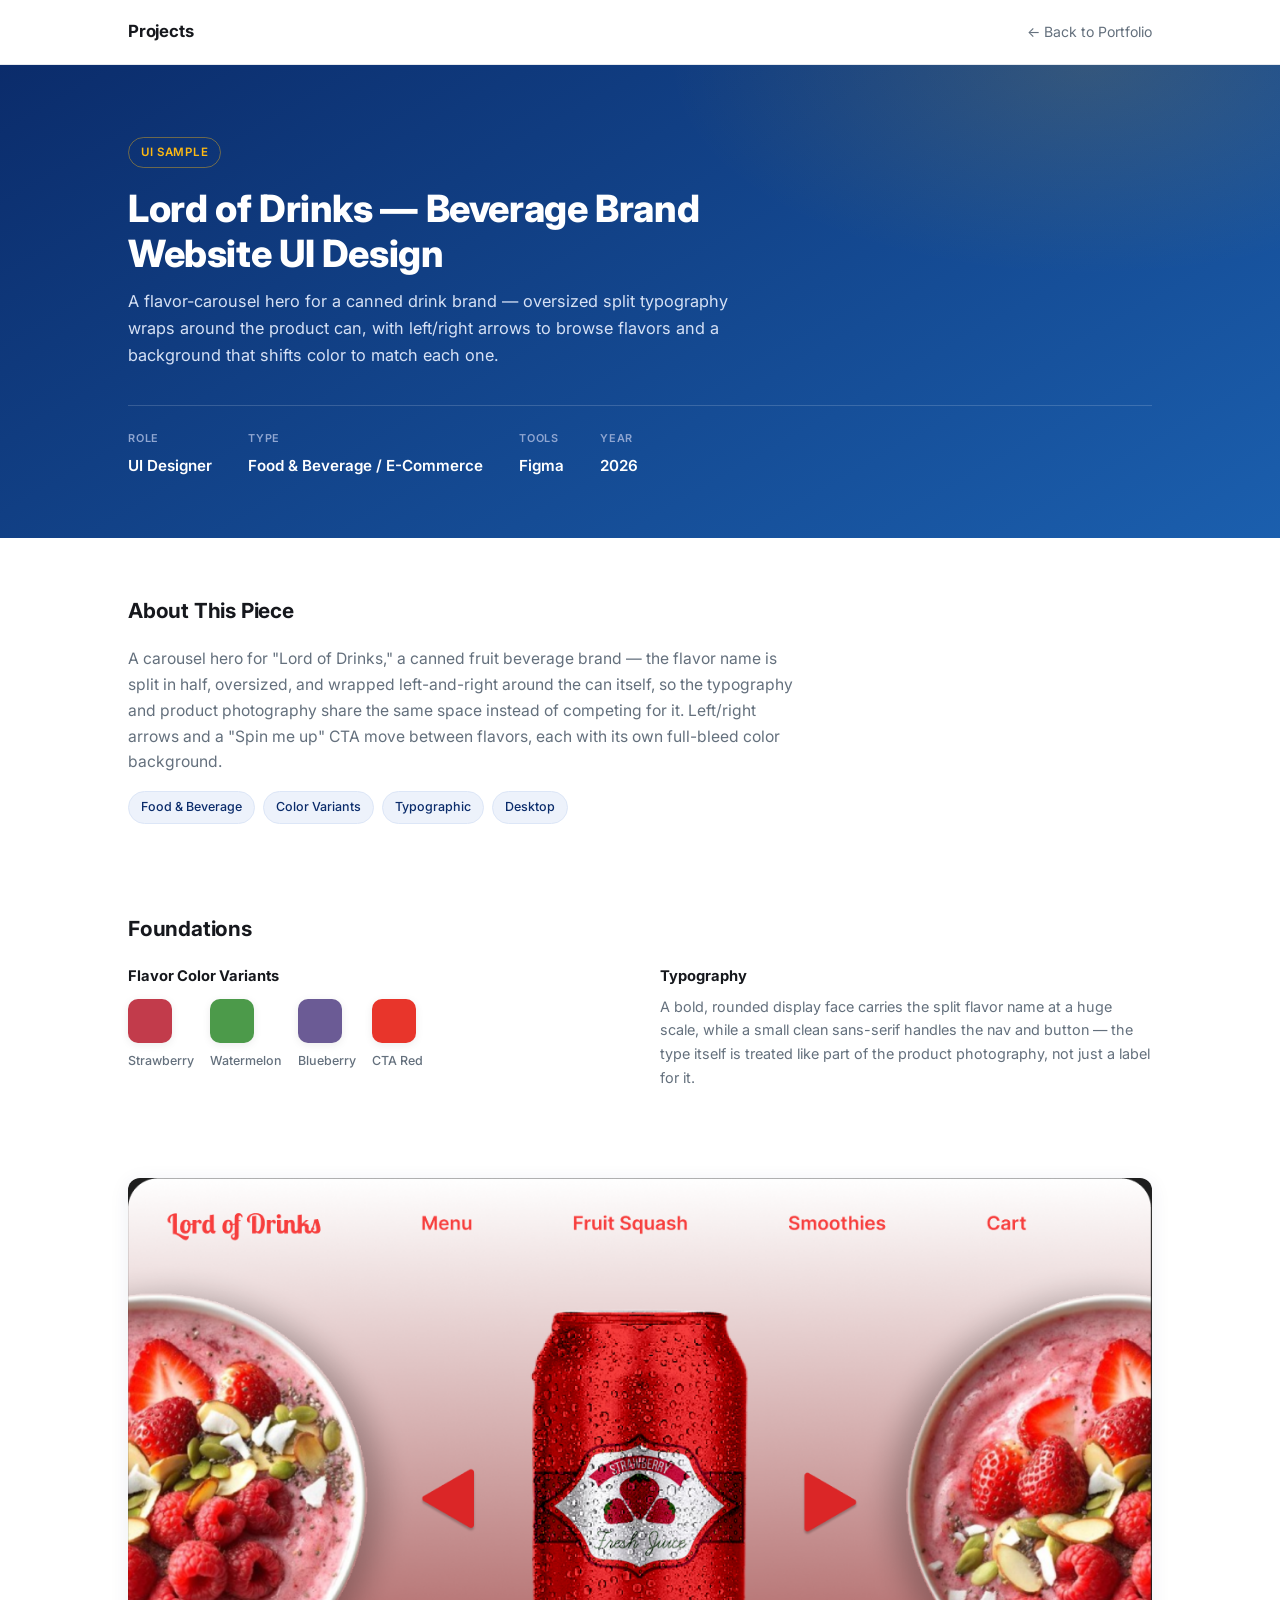
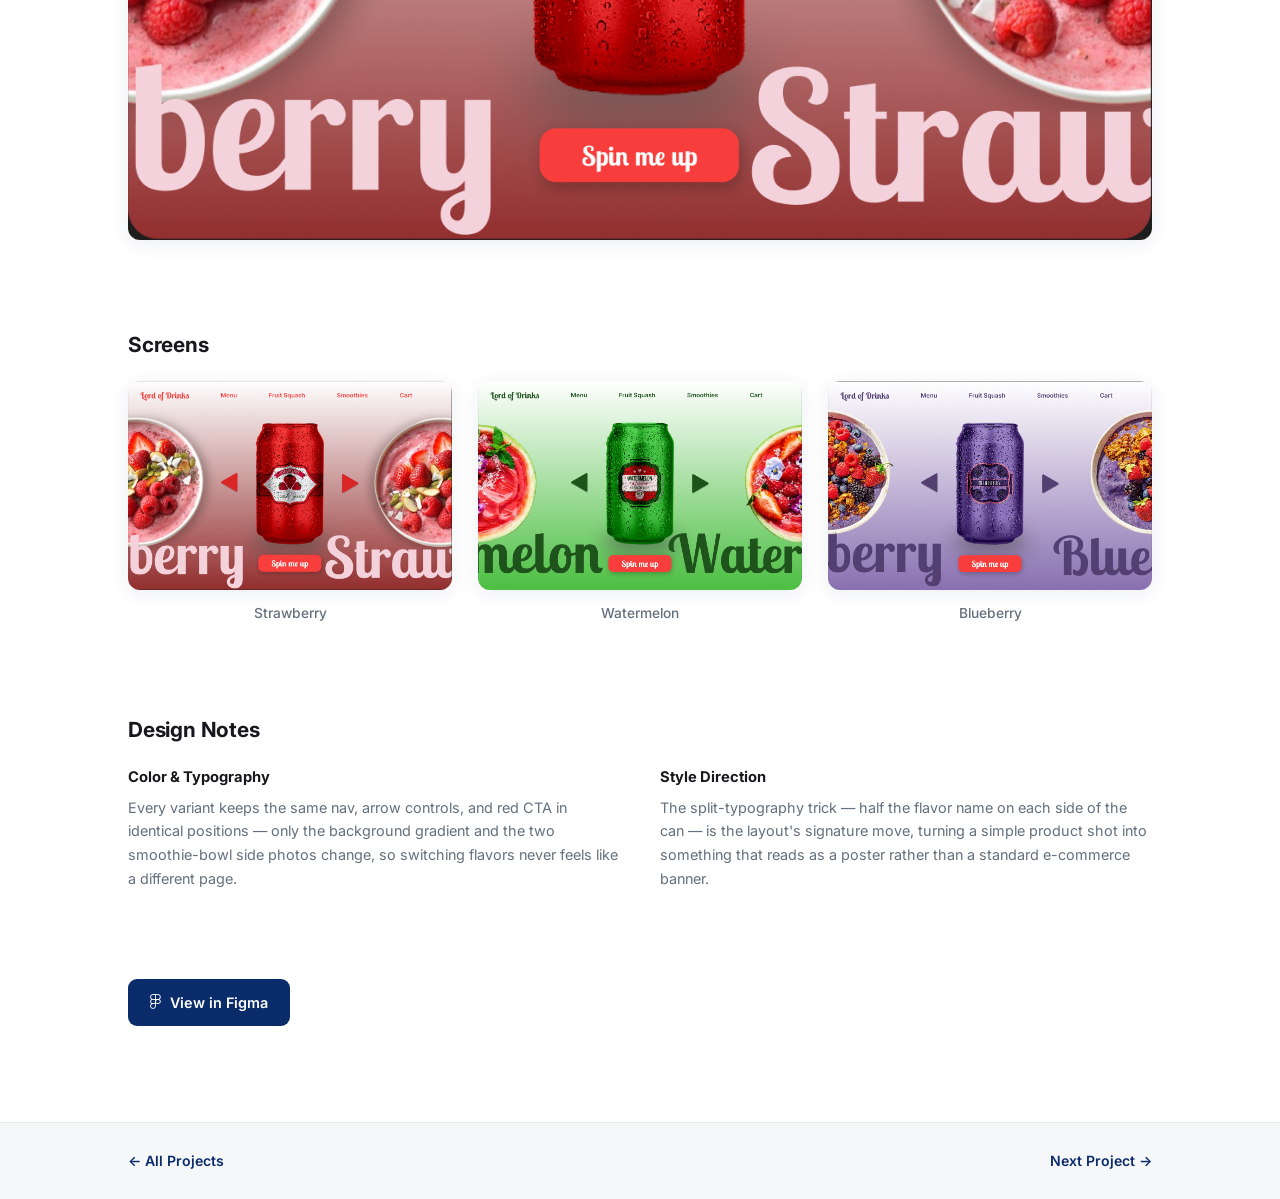
<file: project8.html>
<!DOCTYPE html>
<html lang="en">
<head>
<meta charset="UTF-8">
<meta name="viewport" content="width=device-width, initial-scale=1.0">
<title>Lord of Drinks — Beverage Brand Website UI Design</title>
<link rel="preconnect" href="https://fonts.googleapis.com">
<link rel="preconnect" href="https://fonts.gstatic.com" crossorigin>
<link href="https://fonts.googleapis.com/css2?family=Inter:wght@400;500;600;700;800&display=swap" rel="stylesheet">
<link rel="stylesheet" href="https://cdnjs.cloudflare.com/ajax/libs/font-awesome/6.5.1/css/all.min.css">
<style>
    :root {
        --navy: #0B2C6B;
        --navy-mid: #1B5FAE;
        --accent: #FDB913;
        --text-primary: #16181D;
        --text-secondary: #64707D;
        --surface: #F6F7F9;
        --border: #E6E9EE;
        --radius: 12px;
        --space-lg: 88px;
        --space-md: 56px;
    }
    * { box-sizing: border-box; margin: 0; padding: 0; }
    html { scroll-behavior: smooth; }
    body {
        font-family: 'Inter', -apple-system, "Segoe UI", Roboto, sans-serif;
        color: var(--text-primary);
        background: #fff;
        line-height: 1.65;
        -webkit-font-smoothing: antialiased;
    }
    .container { max-width: 1080px; margin: 0 auto; padding: 0 28px; }
    a { color: inherit; text-decoration: none; }

    header {
        border-bottom: 1px solid var(--border);
        padding: 18px 0;
        position: sticky; top: 0; background: rgba(255,255,255,0.9); backdrop-filter: blur(6px);
        z-index: 10;
    }
    header nav { display: flex; justify-content: space-between; align-items: center; }
    .logo { font-weight: 700; font-size: 1.05rem; letter-spacing: -0.01em; }
    .back-link { font-size: 0.88rem; color: var(--text-secondary); transition: color 0.15s; }
    .back-link:hover { color: var(--navy); }

    .hero {
        background: linear-gradient(150deg, var(--navy) 0%, var(--navy-mid) 100%);
        color: #fff;
        padding: 72px 0 60px;
        position: relative;
        overflow: hidden;
    }
    .hero::after {
        content: "";
        position: absolute; inset: 0;
        background: radial-gradient(600px 300px at 85% 0%, rgba(253,185,19,0.14), transparent 70%);
        pointer-events: none;
    }
    .hero-tag {
        display: inline-block;
        font-size: 0.72rem; font-weight: 600; letter-spacing: 0.06em; text-transform: uppercase;
        color: var(--accent);
        border: 1px solid rgba(253,185,19,0.4);
        padding: 5px 12px; border-radius: 999px;
        margin-bottom: 18px;
    }
    .hero h1 { font-size: 2.35rem; font-weight: 800; margin-bottom: 12px; line-height: 1.2; letter-spacing: -0.01em; max-width: 720px; }
    .hero-subtitle { font-size: 1.02rem; color: #D6E1F5; margin-bottom: 36px; max-width: 600px; font-weight: 400; }
    .project-meta { display: flex; flex-wrap: wrap; gap: 36px; border-top: 1px solid rgba(255,255,255,0.16); padding-top: 24px; }
    .meta-label { font-size: 0.68rem; text-transform: uppercase; letter-spacing: 0.07em; color: #90A6D1; margin-bottom: 5px; font-weight: 600; }
    .meta-value { font-size: 0.95rem; font-weight: 600; }

    main.content { padding: var(--space-md) 0 40px; }
    .section { margin-bottom: var(--space-lg); }
    .section:last-of-type { margin-bottom: var(--space-md); }
    .section-title { font-size: 1.3rem; font-weight: 700; margin-bottom: 18px; letter-spacing: -0.01em; }
    .text-content { font-size: 0.98rem; color: var(--text-secondary); max-width: 680px; }

    .two-column { display: grid; grid-template-columns: 1fr 1fr; gap: 40px; margin-top: 4px; }
    .two-column h4 { font-size: 0.92rem; margin-bottom: 6px; font-weight: 700; }
    .two-column p { font-size: 0.9rem; color: var(--text-secondary); }
    @media (max-width: 700px) { .two-column { grid-template-columns: 1fr; gap: 24px; } }

    .style-tags { display: flex; flex-wrap: wrap; gap: 8px; margin-top: 16px; }
    .style-tag {
        font-size: 0.78rem; font-weight: 500; color: var(--navy);
        background: #EDF2FB; border: 1px solid #DCE6F7;
        padding: 5px 12px; border-radius: 999px;
    }

    .swatch-row { display: flex; flex-wrap: wrap; gap: 16px; margin-top: 10px; }
    .swatch { display: flex; flex-direction: column; align-items: flex-start; gap: 8px; font-size: 0.78rem; color: var(--text-secondary); font-weight: 500; }
    .swatch-chip { width: 44px; height: 44px; border-radius: 10px; display: block; box-shadow: 0 2px 8px rgba(0,0,0,0.08); }

    .media-frame { display: flex; justify-content: center; width: 100%; }
    .media-frame img {
        max-width: 100%; width: auto; height: auto; display: block;
        border-radius: var(--radius);
        box-shadow: 0 4px 20px rgba(11,44,107,0.08);
    }

    .media-frame.placeholder {
        width: 100%; aspect-ratio: 4 / 5;
        max-width: 320px; margin: 0 auto;
        background: var(--surface);
        border: 1.5px dashed #CBD3DE;
        border-radius: var(--radius);
        display: flex; align-items: center; justify-content: center;
    }
    .media-frame.featured.placeholder { aspect-ratio: 21 / 9; max-width: none; }
    .placeholder-inner { text-align: center; color: #9AA5B3; padding: 20px; }
    .placeholder-inner i { font-size: 1.6rem; margin-bottom: 10px; display: block; }
    .placeholder-inner span { font-size: 0.82rem; font-weight: 500; }

    .ui-full-width { margin-bottom: 4px; }

    .ui-gallery { display: grid; grid-template-columns: repeat(auto-fit, minmax(230px, 1fr)); gap: 26px; }
    .ui-gallery-item { display: flex; flex-direction: column; gap: 12px; align-items: center; }
    .ui-gallery-item .media-frame { transition: transform 0.2s ease, box-shadow 0.2s ease; border-radius: var(--radius); }
    .ui-gallery-item:hover .media-frame { transform: translateY(-3px); }
    .ui-gallery-item:hover .media-frame.placeholder { border-color: var(--navy-mid); }
    .ui-gallery-caption { font-size: 0.86rem; color: var(--text-secondary); text-align: center; font-weight: 500; }

    .project-links { display: flex; gap: 12px; }
    .project-link {
        display: inline-flex; align-items: center; gap: 9px;
        padding: 12px 22px; border-radius: 9px;
        background: var(--navy); color: #fff; font-size: 0.9rem; font-weight: 600;
        transition: background 0.15s, transform 0.15s;
    }
    .project-link:hover { background: var(--navy-mid); transform: translateY(-1px); }

    .case-nav { border-top: 1px solid var(--border); padding: 26px 0; background: var(--surface); }
    .case-nav .container { display: flex; justify-content: space-between; }
    .nav-button { font-size: 0.88rem; font-weight: 600; color: var(--navy); transition: opacity 0.15s; }
    .nav-button:hover { opacity: 0.7; }

    @media (max-width: 600px) {
        .hero h1 { font-size: 1.7rem; }
        .project-meta { gap: 22px; }
    }
</style>
</head>
<body>
    <header>
        <nav class="container">
            <a href="index.html" class="logo">Projects</a>
            <a href="works.html" class="back-link">← Back to Portfolio</a>
        </nav>
    </header>

    <section class="hero">
        <div class="container">
            <span class="hero-tag">UI Sample</span>
            <h1>Lord of Drinks — Beverage Brand Website UI Design</h1>
            <p class="hero-subtitle">A flavor-carousel hero for a canned drink brand — oversized split typography wraps around the product can, with left/right arrows to browse flavors and a background that shifts color to match each one.</p>

            <div class="project-meta">
                <div class="meta-item">
                    <div class="meta-label">Role</div>
                    <div class="meta-value">UI Designer</div>
                </div>
                <div class="meta-item">
                    <div class="meta-label">Type</div>
                    <div class="meta-value">Food &amp; Beverage / E-Commerce</div>
                </div>
                <div class="meta-item">
                    <div class="meta-label">Tools</div>
                    <div class="meta-value">Figma</div>
                </div>
                <div class="meta-item">
                    <div class="meta-label">Year</div>
                    <div class="meta-value">2026</div>
                </div>
            </div>
        </div>
    </section>

    <main class="content">
        <div class="container">

            <section class="section">
                <h2 class="section-title">About This Piece</h2>
                <p class="text-content">
                    A carousel hero for "Lord of Drinks," a canned fruit beverage brand — the flavor name is split in half, oversized, and wrapped left-and-right around the can itself, so the typography and product photography share the same space instead of competing for it. Left/right arrows and a "Spin me up" CTA move between flavors, each with its own full-bleed color background.
                </p>
                <div class="style-tags">
                    <span class="style-tag">Food &amp; Beverage</span>
                    <span class="style-tag">Color Variants</span>
                    <span class="style-tag">Typographic</span>
                    <span class="style-tag">Desktop</span>
                </div>
            </section>

            <section class="section">
                <h2 class="section-title">Foundations</h2>
                <div class="two-column" style="margin-bottom: 32px;">
                    <div>
                        <h4>Flavor Color Variants</h4>
                        <div class="swatch-row">
                            <div class="swatch"><span class="swatch-chip" style="background:#C23B4B"></span>Strawberry</div>
                            <div class="swatch"><span class="swatch-chip" style="background:#4C9A4A"></span>Watermelon</div>
                            <div class="swatch"><span class="swatch-chip" style="background:#6B5B95"></span>Blueberry</div>
                            <div class="swatch"><span class="swatch-chip" style="background:#E8352B"></span>CTA Red</div>
                        </div>
                    </div>
                    <div>
                        <h4>Typography</h4>
                        <p>A bold, rounded display face carries the split flavor name at a huge scale, while a small clean sans-serif handles the nav and button — the type itself is treated like part of the product photography, not just a label for it.</p>
                    </div>
                </div>
            </section>

            <section class="section">
                <div class="ui-full-width">
                    <div class="media-frame featured">
                        <img src="assets/soda1-proj8.png" alt="Lord of Drinks website, all three flavor variants">
                    </div>
                </div>
            </section>

            <section class="section">
                <h2 class="section-title">Screens</h2>
                <div class="ui-gallery">
                    <div class="ui-gallery-item">
                        <div class="media-frame"><img src="assets/soda1-proj8.png" alt="Strawberry flavor page"></div>
                        <div class="ui-gallery-caption">Strawberry</div>
                    </div>
                    <div class="ui-gallery-item">
                        <div class="media-frame"><img src="assets/soda2-proj8.png" alt="Watermelon flavor page"></div>
                        <div class="ui-gallery-caption">Watermelon</div>
                    </div>
                    <div class="ui-gallery-item">
                        <div class="media-frame"><img src="assets/soda3-proj8.png" alt="Blueberry flavor page"></div>
                        <div class="ui-gallery-caption">Blueberry</div>
                    </div>
                    <!-- Duplicate a .ui-gallery-item block for each additional screen -->
                </div>
            </section>

            <section class="section">
                <h2 class="section-title">Design Notes</h2>
                <div class="two-column">
                    <div>
                        <h4>Color &amp; Typography</h4>
                        <p>Every variant keeps the same nav, arrow controls, and red CTA in identical positions — only the background gradient and the two smoothie-bowl side photos change, so switching flavors never feels like a different page.</p>
                    </div>
                    <div>
                        <h4>Style Direction</h4>
                        <p>The split-typography trick — half the flavor name on each side of the can — is the layout's signature move, turning a simple product shot into something that reads as a poster rather than a standard e-commerce banner.</p>
                    </div>
                </div>
            </section>

            <section class="section">
                <div class="project-links">
                    <a href="https://www.figma.com/proto/zw8Yr7Rqu8NxlC6jEzvfyW/Sample-Projects?node-id=225-191&t=frWlWUW3dRRG5xVq-1&scaling=min-zoom&content-scaling=fixed&page-id=211%3A161&starting-point-node-id=225%3A191" class="project-link" target="_blank" rel="noopener noreferrer">
                        <i class="fab fa-figma"></i> View in Figma
                    </a>
                </div>
            </section>

        </div>
    </main>

    <section class="case-nav">
        <div class="container">
            <a href="works.html" class="nav-button">← All Projects</a>
            <a href="project1.html" class="nav-button">Next Project →</a>
        </div>
    </section>

    <script>
        document.querySelectorAll('.media-frame img').forEach(function (img) {
            img.addEventListener('error', function () {
                var frame = img.closest('.media-frame');
                var label = img.getAttribute('alt') || 'Image';
                frame.classList.add('placeholder');
                frame.innerHTML = '<div class="placeholder-inner"><i class="fa-regular fa-image"></i><span>' + label + '</span></div>';
            });
        });
    </script>
</body>
</html>
</file>
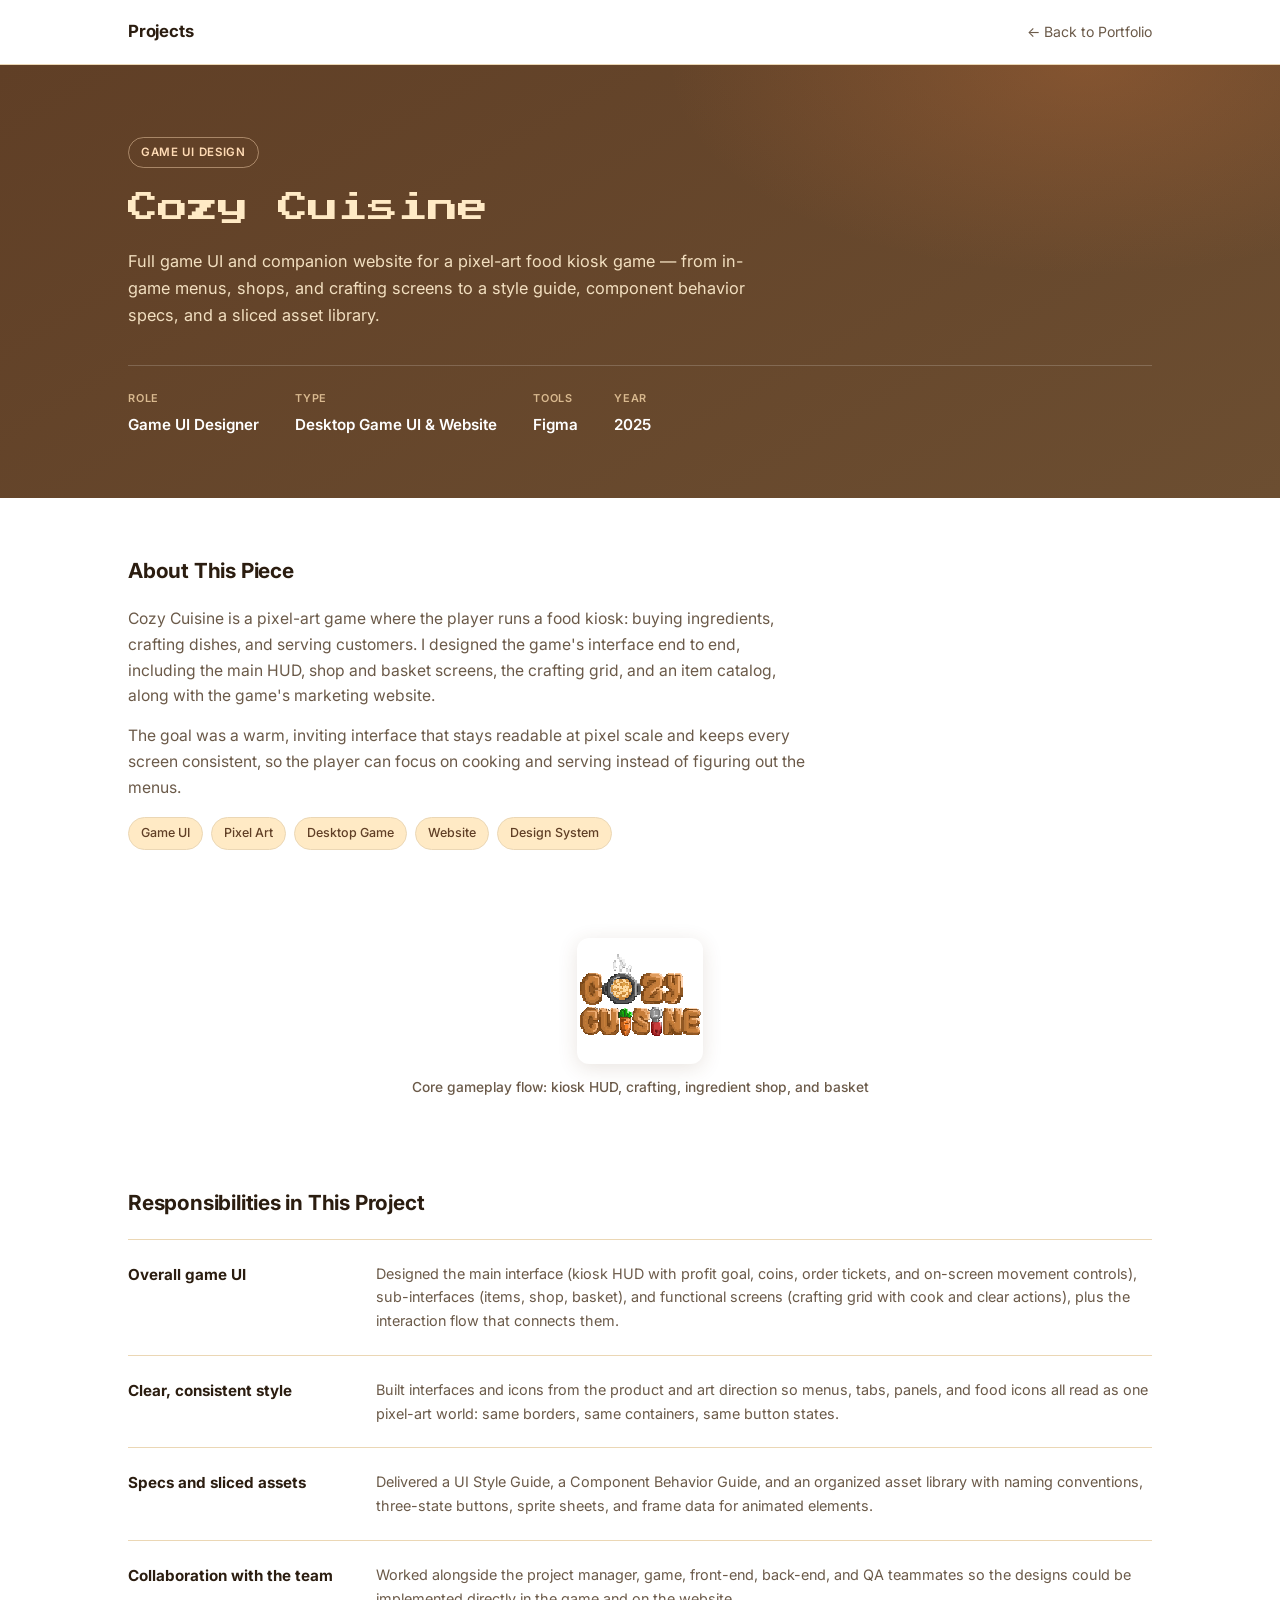
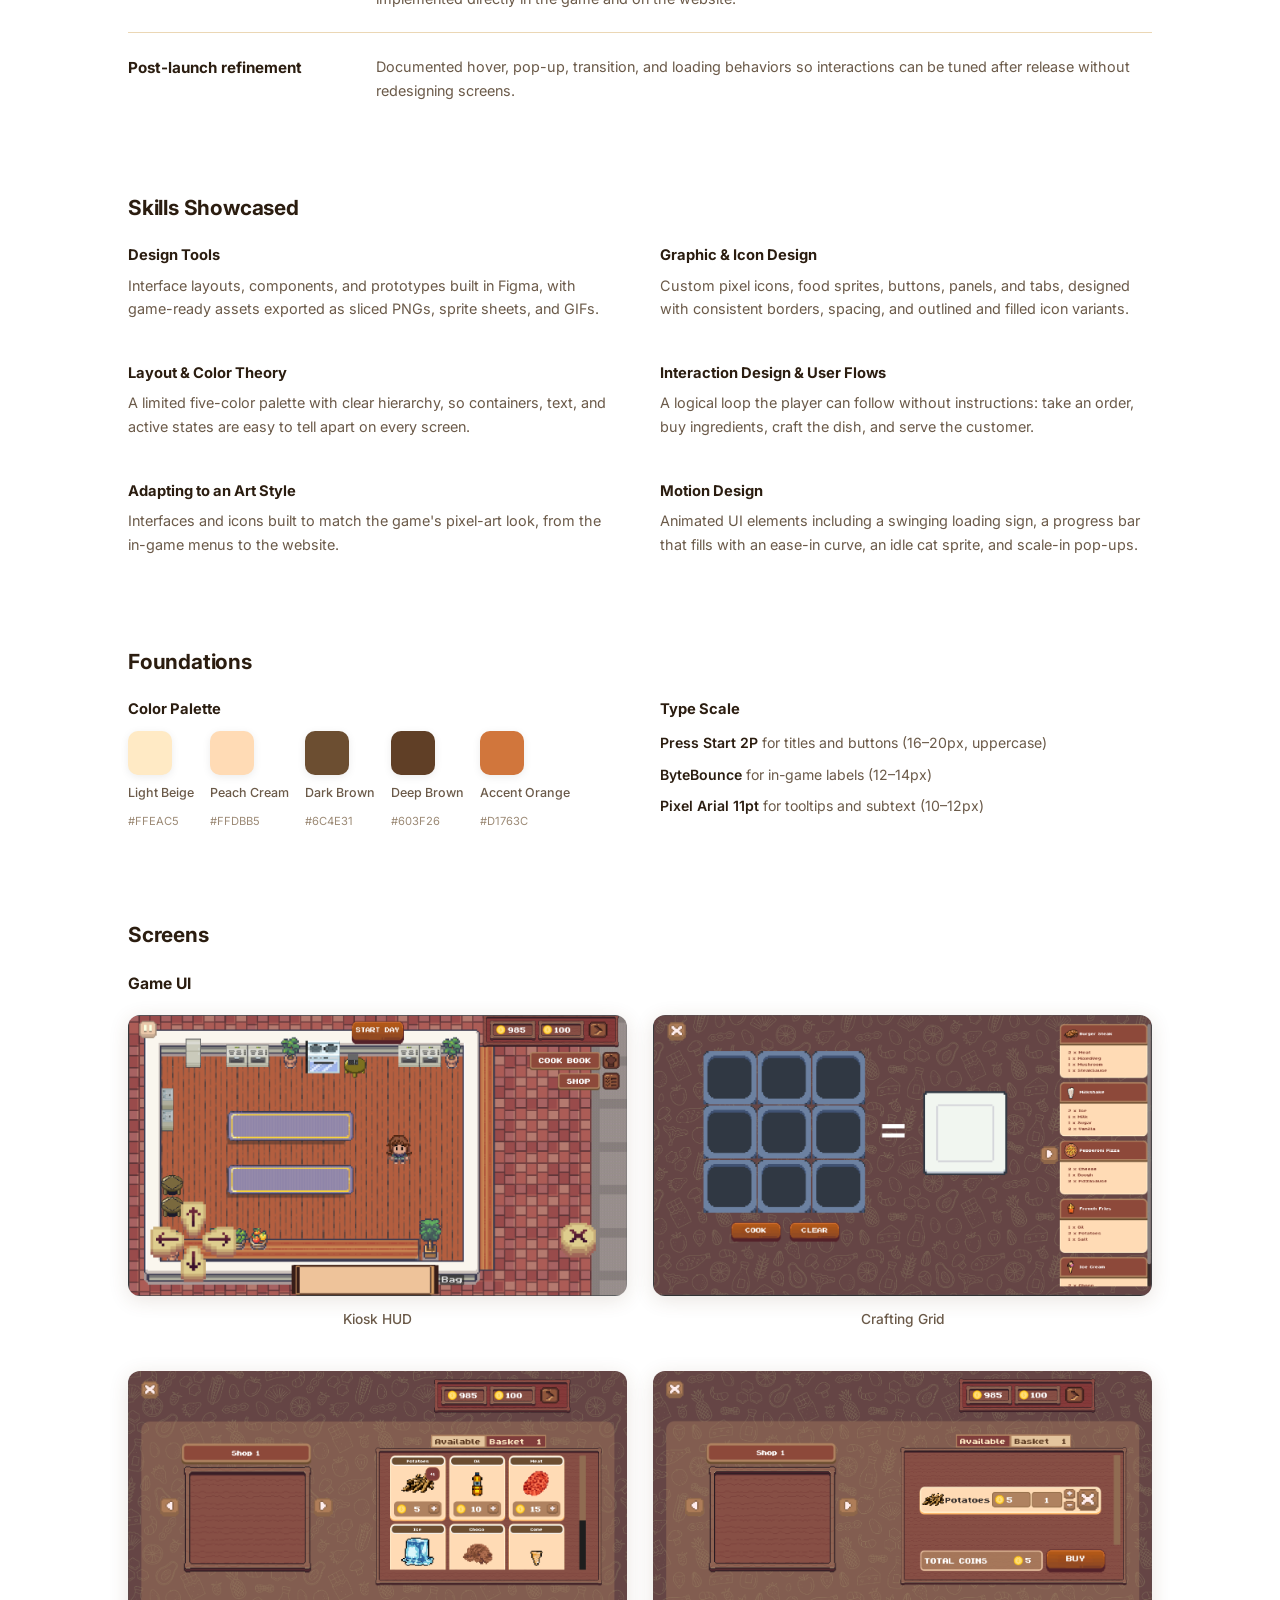
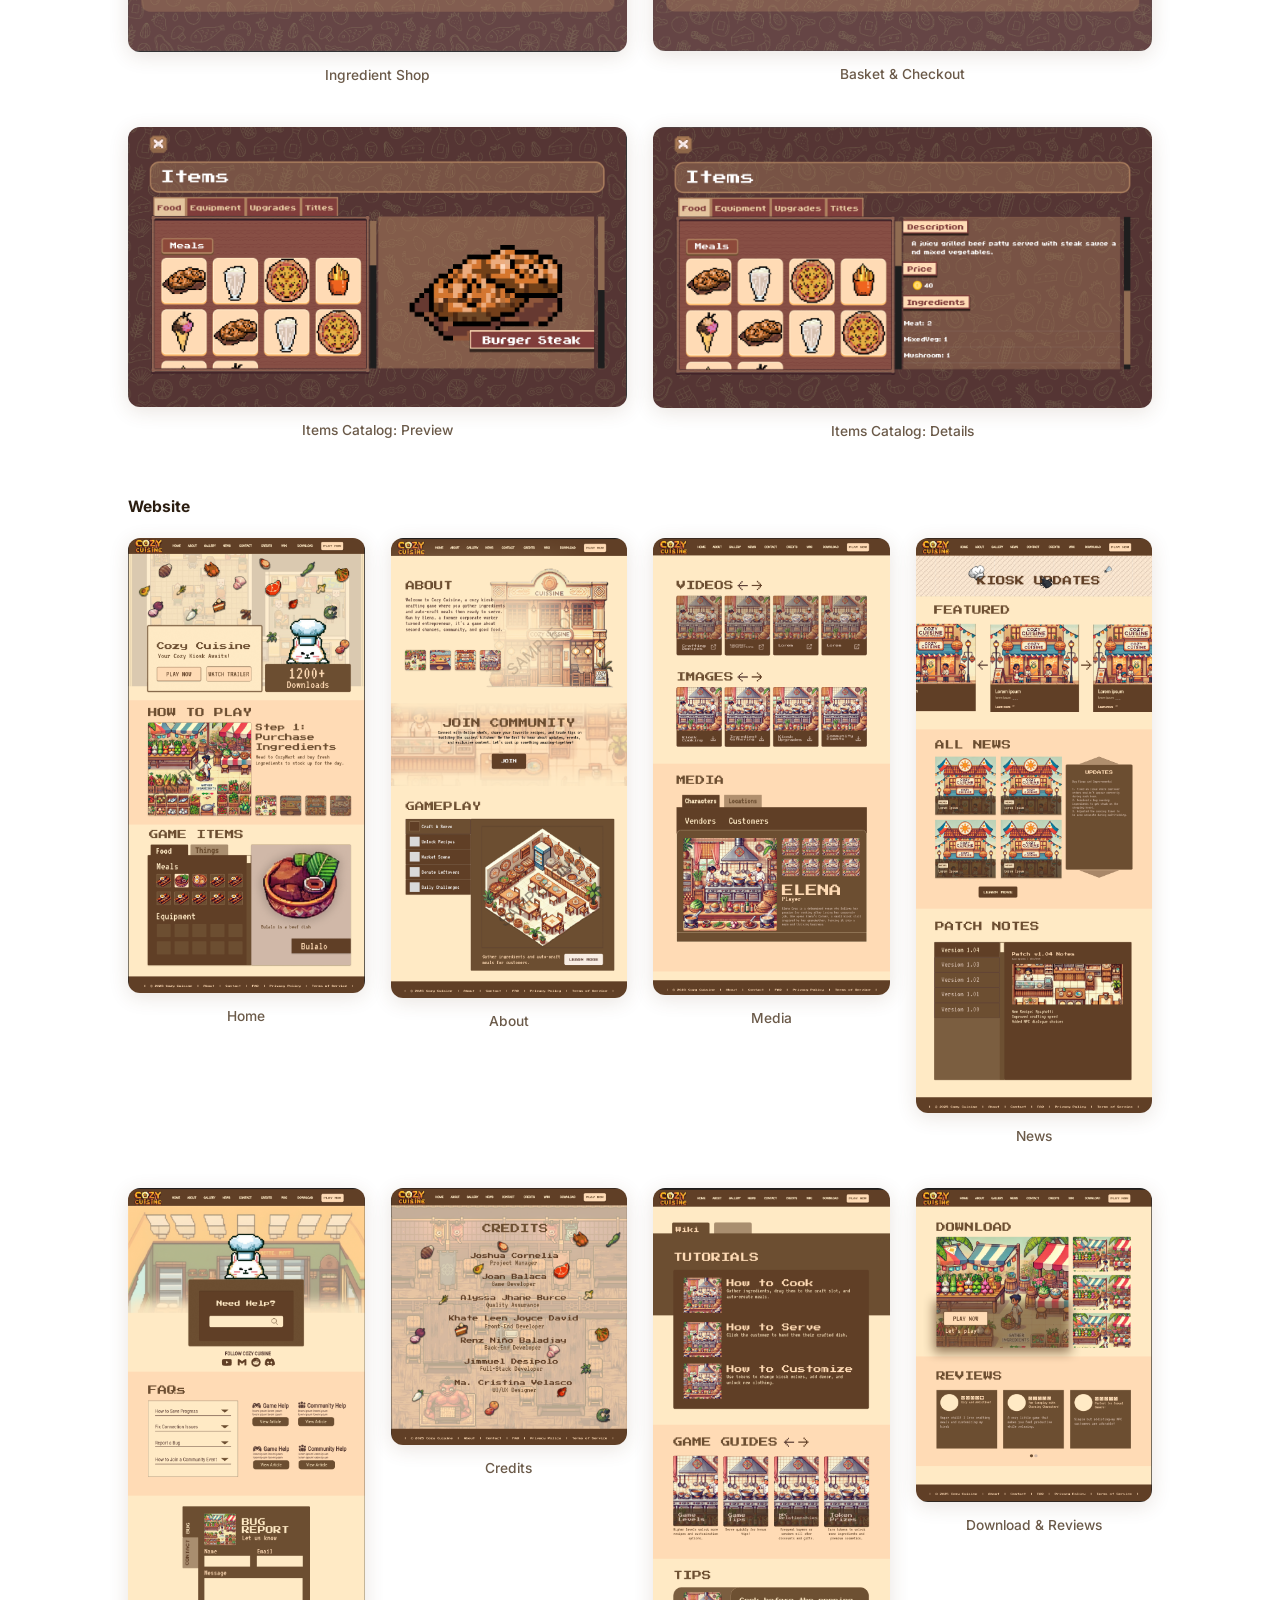
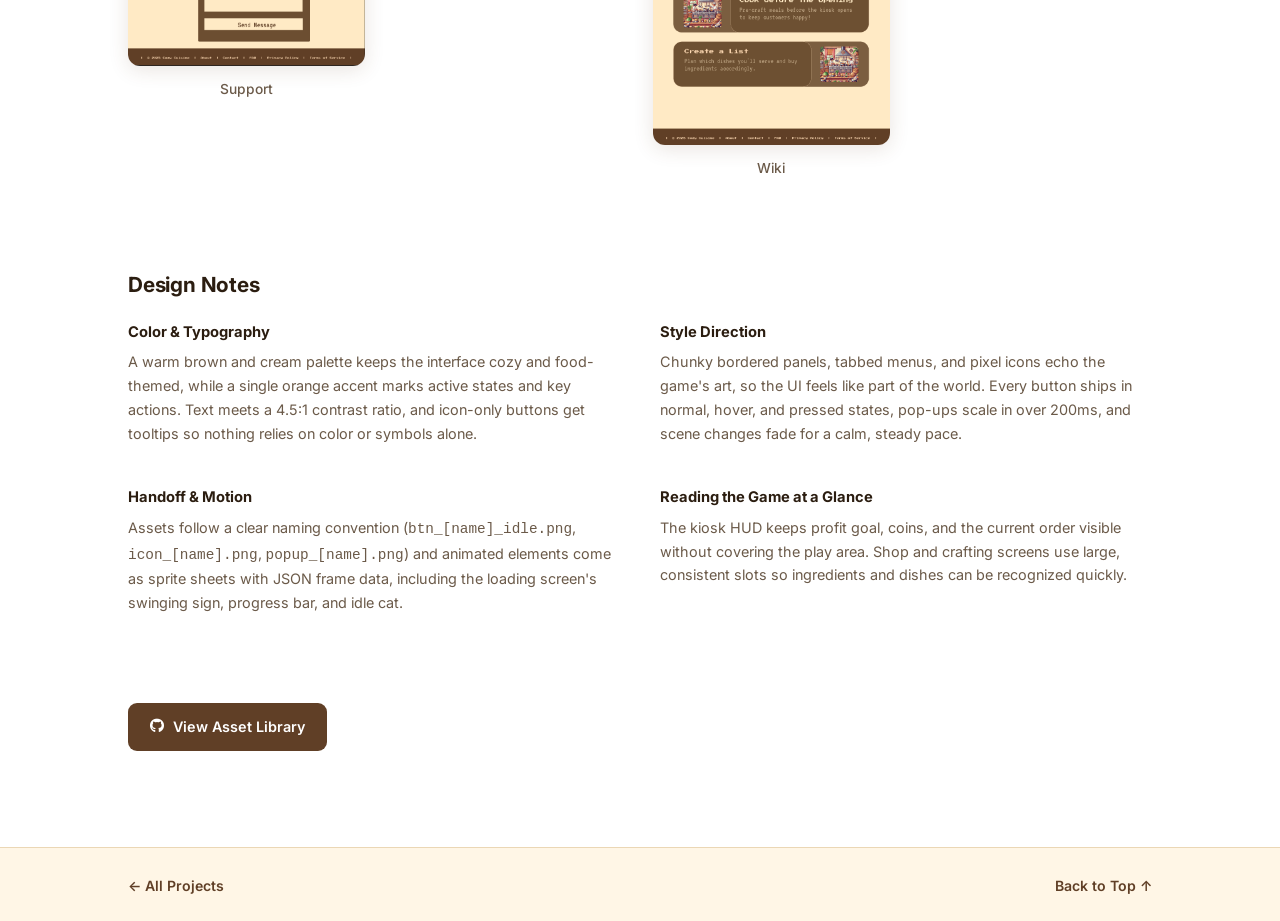
<file: project9.html>
<!DOCTYPE html>
<html lang="en">
<head>
<meta charset="UTF-8">
<meta name="viewport" content="width=device-width, initial-scale=1.0">
<title>Cozy Cuisine — Game UI Design</title>
<link rel="preconnect" href="https://fonts.googleapis.com">
<link rel="preconnect" href="https://fonts.gstatic.com" crossorigin>
<link href="https://fonts.googleapis.com/css2?family=Inter:wght@400;500;600;700;800&family=Press+Start+2P&display=swap" rel="stylesheet">
<link rel="stylesheet" href="https://cdnjs.cloudflare.com/ajax/libs/font-awesome/6.5.1/css/all.min.css">
<style>
    :root {
        --brown-deep: #603F26;
        --brown: #6C4E31;
        --orange: #D1763C;
        --peach: #FFDBB5;
        --beige: #FFEAC5;
        --text-primary: #2B1D10;
        --text-secondary: #6B5A49;
        --surface: #FFF6E6;
        --border: #EBD7B5;
        --radius: 12px;
        --space-lg: 88px;
        --space-md: 56px;
    }
    * { box-sizing: border-box; margin: 0; padding: 0; }
    html { scroll-behavior: smooth; }
    body {
        font-family: 'Inter', -apple-system, "Segoe UI", Roboto, sans-serif;
        color: var(--text-primary);
        background: #fff;
        line-height: 1.65;
        -webkit-font-smoothing: antialiased;
    }
    .container { max-width: 1080px; margin: 0 auto; padding: 0 28px; }
    a { color: inherit; text-decoration: none; }
    a:focus-visible { outline: 2px solid var(--orange); outline-offset: 3px; }

    /* Header */
    header {
        border-bottom: 1px solid var(--border);
        padding: 18px 0;
        position: sticky; top: 0; background: rgba(255,255,255,0.9); backdrop-filter: blur(6px);
        z-index: 10;
    }
    header nav { display: flex; justify-content: space-between; align-items: center; }
    .logo { font-weight: 700; font-size: 1.05rem; letter-spacing: -0.01em; }
    .back-link { font-size: 0.88rem; color: var(--text-secondary); transition: color 0.15s; }
    .back-link:hover { color: var(--orange); }

    /* Hero */
    .hero {
        background: linear-gradient(150deg, var(--brown-deep) 0%, var(--brown) 100%);
        color: #fff;
        padding: 72px 0 60px;
        position: relative;
        overflow: hidden;
    }
    .hero::after {
        content: "";
        position: absolute; inset: 0;
        background: radial-gradient(600px 300px at 85% 0%, rgba(209,118,60,0.28), transparent 70%);
        pointer-events: none;
    }
    .hero .container { position: relative; z-index: 1; }
    .hero-tag {
        display: inline-block;
        font-size: 0.72rem; font-weight: 600; letter-spacing: 0.06em; text-transform: uppercase;
        color: var(--peach);
        border: 1px solid rgba(255,219,181,0.45);
        padding: 5px 12px; border-radius: 999px;
        margin-bottom: 18px;
    }
    .hero h1 {
        font-family: 'Press Start 2P', 'Inter', monospace;
        font-size: 1.9rem; font-weight: 400; margin-bottom: 18px; line-height: 1.45;
        max-width: 760px; color: var(--beige);
    }
    .hero-subtitle { font-size: 1.02rem; color: #F2DFC0; margin-bottom: 36px; max-width: 620px; font-weight: 400; }
    .project-meta { display: flex; flex-wrap: wrap; gap: 36px; border-top: 1px solid rgba(255,255,255,0.18); padding-top: 24px; }
    .meta-label { font-size: 0.68rem; text-transform: uppercase; letter-spacing: 0.07em; color: #D9B98F; margin-bottom: 5px; font-weight: 600; }
    .meta-value { font-size: 0.95rem; font-weight: 600; }

    /* Content */
    main.content { padding: var(--space-md) 0 40px; }
    .section { margin-bottom: var(--space-lg); }
    .section:last-of-type { margin-bottom: var(--space-md); }
    .section-title { font-size: 1.3rem; font-weight: 700; margin-bottom: 18px; letter-spacing: -0.01em; }
    .text-content { font-size: 0.98rem; color: var(--text-secondary); max-width: 680px; }
    .text-content + .text-content { margin-top: 14px; }

    .two-column { display: grid; grid-template-columns: 1fr 1fr; gap: 40px; margin-top: 4px; }
    .two-column h4 { font-size: 0.92rem; margin-bottom: 6px; font-weight: 700; }
    .two-column p { font-size: 0.9rem; color: var(--text-secondary); }
    @media (max-width: 700px) { .two-column { grid-template-columns: 1fr; gap: 24px; } }

    /* Color palette swatches */
    .swatch-row { display: flex; flex-wrap: wrap; gap: 16px; margin-top: 10px; }
    .swatch { display: flex; flex-direction: column; align-items: flex-start; gap: 8px; font-size: 0.78rem; color: var(--text-secondary); font-weight: 500; }
    .swatch-chip { width: 44px; height: 44px; border-radius: 10px; display: block; box-shadow: 0 2px 8px rgba(0,0,0,0.08); }
    .swatch small { display: block; font-size: 0.7rem; color: #9C8A76; font-weight: 400; }

    /* Tag pills */
    .style-tags { display: flex; flex-wrap: wrap; gap: 8px; margin-top: 16px; }
    .style-tag {
        font-size: 0.78rem; font-weight: 500; color: var(--brown-deep);
        background: var(--beige); border: 1px solid var(--border);
        padding: 5px 12px; border-radius: 999px;
    }

    /* Typography specimen */
    .type-list { list-style: none; margin-top: 10px; display: grid; gap: 8px; }
    .type-list li { font-size: 0.88rem; color: var(--text-secondary); }
    .type-list strong { color: var(--text-primary); font-weight: 600; }

    /* Image frame */
    .media-frame { display: flex; justify-content: center; width: 100%; }
    .media-frame img {
        max-width: 100%; width: auto; height: auto; display: block;
        border-radius: var(--radius);
        box-shadow: 0 4px 20px rgba(96,63,38,0.14);
    }
    .media-frame.placeholder {
        width: 100%; aspect-ratio: 4 / 3;
        background: var(--surface);
        border: 1.5px dashed #D8C3A0;
        border-radius: var(--radius);
        display: flex; align-items: center; justify-content: center;
    }
    .media-frame.featured.placeholder { aspect-ratio: 16 / 7; }
    .placeholder-inner { text-align: center; color: #A89477; padding: 20px; }
    .placeholder-inner i { font-size: 1.6rem; margin-bottom: 10px; display: block; }
    .placeholder-inner span { font-size: 0.82rem; font-weight: 500; }

    .ui-full-width { margin-bottom: 4px; }
    .figure-caption { font-size: 0.86rem; color: var(--text-secondary); text-align: center; font-weight: 500; margin-top: 12px; }

    /* Gallery — wide screens, so two columns instead of four */
    .ui-gallery { display: grid; grid-template-columns: repeat(auto-fit, minmax(420px, 1fr)); gap: 40px 26px; }
    @media (max-width: 520px) { .ui-gallery { grid-template-columns: 1fr; } }
    .ui-gallery-narrow { grid-template-columns: repeat(auto-fit, minmax(220px, 1fr)); align-items: start; }
    .ui-gallery-item { display: flex; flex-direction: column; gap: 12px; }
    .ui-gallery-item .media-frame { transition: transform 0.2s ease; }
    .ui-gallery-item:hover .media-frame { transform: translateY(-3px); }
    .ui-gallery-caption { font-size: 0.86rem; color: var(--text-secondary); text-align: center; font-weight: 500; }
    .ui-gallery-group { font-size: 0.98rem; font-weight: 700; margin: 0 0 18px; }
    .ui-gallery-group + .ui-gallery { margin-bottom: 52px; }


    .fit-list { display: grid; gap: 22px; margin-top: 8px; }
    .fit-item { display: grid; grid-template-columns: 220px 1fr; gap: 28px; padding-top: 22px; border-top: 1px solid var(--border); }
    .fit-item h4 { font-size: 0.95rem; font-weight: 700; }
    .fit-item p { font-size: 0.9rem; color: var(--text-secondary); }
    @media (max-width: 700px) { .fit-item { grid-template-columns: 1fr; gap: 6px; } }

    /* Links */
    .project-links { display: flex; flex-wrap: wrap; gap: 12px; }
    .project-link {
        display: inline-flex; align-items: center; gap: 9px;
        padding: 12px 22px; border-radius: 9px;
        background: var(--brown-deep); color: #fff; font-size: 0.9rem; font-weight: 600;
        transition: background 0.15s, transform 0.15s;
    }
    .project-link:hover { background: var(--orange); transform: translateY(-1px); }
    .project-link.secondary { background: transparent; color: var(--brown-deep); border: 1.5px solid var(--brown-deep); }
    .project-link.secondary:hover { background: var(--beige); color: var(--brown-deep); }

    /* Footer nav */
    .case-nav { border-top: 1px solid var(--border); padding: 26px 0; background: var(--surface); }
    .case-nav .container { display: flex; justify-content: space-between; }
    .nav-button { font-size: 0.88rem; font-weight: 600; color: var(--brown-deep); transition: opacity 0.15s; }
    .nav-button:hover { opacity: 0.7; }

    @media (max-width: 600px) {
        .hero h1 { font-size: 1.15rem; }
        .project-meta { gap: 22px; }
    }
    @media (prefers-reduced-motion: reduce) {
        html { scroll-behavior: auto; }
        * { transition: none !important; }
    }
</style>
</head>
<body>
    <header>
        <nav class="container">
            <a href="index.html" class="logo">Projects</a>
            <a href="works.html" class="back-link">← Back to Portfolio</a>
        </nav>
    </header>

    <section class="hero">
        <div class="container">
            <span class="hero-tag">Game UI Design</span>
            <h1>Cozy Cuisine</h1>
            <p class="hero-subtitle">Full game UI and companion website for a pixel-art food kiosk game — from in-game menus, shops, and crafting screens to a style guide, component behavior specs, and a sliced asset library.</p>

            <div class="project-meta">
                <div class="meta-item">
                    <div class="meta-label">Role</div>
                    <div class="meta-value">Game UI Designer</div>
                </div>
                <div class="meta-item">
                    <div class="meta-label">Type</div>
                    <div class="meta-value">Desktop Game UI &amp; Website</div>
                </div>
                <div class="meta-item">
                    <div class="meta-label">Tools</div>
                    <div class="meta-value">Figma</div>
                </div>
                <div class="meta-item">
                    <div class="meta-label">Year</div>
                    <div class="meta-value">2025</div>
                </div>
            </div>
        </div>
    </section>

    <main class="content">
        <div class="container">

            <section class="section">
                <h2 class="section-title">About This Piece</h2>
                <p class="text-content">
                    Cozy Cuisine is a pixel-art game where the player runs a food kiosk: buying ingredients, crafting dishes, and serving customers. I designed the game's interface end to end, including the main HUD, shop and basket screens, the crafting grid, and an item catalog, along with the game's marketing website.
                </p>
                <p class="text-content">
                    The goal was a warm, inviting interface that stays readable at pixel scale and keeps every screen consistent, so the player can focus on cooking and serving instead of figuring out the menus.
                </p>
                <div class="style-tags">
                    <span class="style-tag">Game UI</span>
                    <span class="style-tag">Pixel Art</span>
                    <span class="style-tag">Desktop Game</span>
                    <span class="style-tag">Website</span>
                    <span class="style-tag">Design System</span>
                </div>
            </section>

            <section class="section">
                <div class="ui-full-width">
                    <div class="media-frame featured">
                        <img src="assets/cozy-game-screens-proj9.png" alt="Cozy Cuisine in-game screens: kiosk HUD, crafting grid, ingredient shop and basket">
                    </div>
                    <p class="figure-caption">Core gameplay flow: kiosk HUD, crafting, ingredient shop, and basket</p>
                </div>
            </section>

            <section class="section">
                <h2 class="section-title">Responsibilities in This Project</h2>
                <div class="fit-list">
                    <div class="fit-item">
                        <h4>Overall game UI</h4>
                        <p>Designed the main interface (kiosk HUD with profit goal, coins, order tickets, and on-screen movement controls), sub-interfaces (items, shop, basket), and functional screens (crafting grid with cook and clear actions), plus the interaction flow that connects them.</p>
                    </div>
                    <div class="fit-item">
                        <h4>Clear, consistent style</h4>
                        <p>Built interfaces and icons from the product and art direction so menus, tabs, panels, and food icons all read as one pixel-art world: same borders, same containers, same button states.</p>
                    </div>
                    <div class="fit-item">
                        <h4>Specs and sliced assets</h4>
                        <p>Delivered a UI Style Guide, a Component Behavior Guide, and an organized asset library with naming conventions, three-state buttons, sprite sheets, and frame data for animated elements.</p>
                    </div>
                    <div class="fit-item">
                        <h4>Collaboration with the team</h4>
                        <p>Worked alongside the project manager, game, front-end, back-end, and QA teammates so the designs could be implemented directly in the game and on the website.</p>
                    </div>
                    <div class="fit-item">
                        <h4>Post-launch refinement</h4>
                        <p>Documented hover, pop-up, transition, and loading behaviors so interactions can be tuned after release without redesigning screens.</p>
                    </div>
                </div>
            </section>

            <section class="section">
                <h2 class="section-title">Skills Showcased</h2>
                <div class="two-column">
                    <div>
                        <h4>Design Tools</h4>
                        <p>Interface layouts, components, and prototypes built in Figma, with game-ready assets exported as sliced PNGs, sprite sheets, and GIFs.</p>
                    </div>
                    <div>
                        <h4>Graphic &amp; Icon Design</h4>
                        <p>Custom pixel icons, food sprites, buttons, panels, and tabs, designed with consistent borders, spacing, and outlined and filled icon variants.</p>
                    </div>
                    <div>
                        <h4>Layout &amp; Color Theory</h4>
                        <p>A limited five-color palette with clear hierarchy, so containers, text, and active states are easy to tell apart on every screen.</p>
                    </div>
                    <div>
                        <h4>Interaction Design &amp; User Flows</h4>
                        <p>A logical loop the player can follow without instructions: take an order, buy ingredients, craft the dish, and serve the customer.</p>
                    </div>
                    <div>
                        <h4>Adapting to an Art Style</h4>
                        <p>Interfaces and icons built to match the game's pixel-art look, from the in-game menus to the website.</p>
                    </div>
                    <div>
                        <h4>Motion Design</h4>
                        <p>Animated UI elements including a swinging loading sign, a progress bar that fills with an ease-in curve, an idle cat sprite, and scale-in pop-ups.</p>
                    </div>
                </div>
            </section>

            <section class="section">
                <h2 class="section-title">Foundations</h2>
                <div class="two-column" style="margin-bottom: 32px;">
                    <div>
                        <h4>Color Palette</h4>
                        <div class="swatch-row">
                            <div class="swatch"><span class="swatch-chip" style="background:#FFEAC5"></span>Light Beige<small>#FFEAC5</small></div>
                            <div class="swatch"><span class="swatch-chip" style="background:#FFDBB5"></span>Peach Cream<small>#FFDBB5</small></div>
                            <div class="swatch"><span class="swatch-chip" style="background:#6C4E31"></span>Dark Brown<small>#6C4E31</small></div>
                            <div class="swatch"><span class="swatch-chip" style="background:#603F26"></span>Deep Brown<small>#603F26</small></div>
                            <div class="swatch"><span class="swatch-chip" style="background:#D1763C"></span>Accent Orange<small>#D1763C</small></div>
                        </div>
                    </div>
                    <div>
                        <h4>Type Scale</h4>
                        <ul class="type-list">
                            <li><strong>Press Start 2P</strong> for titles and buttons (16–20px, uppercase)</li>
                            <li><strong>ByteBounce</strong> for in-game labels (12–14px)</li>
                            <li><strong>Pixel Arial 11pt</strong> for tooltips and subtext (10–12px)</li>
                        </ul>
                    </div>
                </div>
            </section>

            <section class="section">
                <h2 class="section-title">Screens</h2>

                <h3 class="ui-gallery-group">Game UI</h3>
                <div class="ui-gallery">
                    <div class="ui-gallery-item">
                        <div class="media-frame"><img src="assets/cozy-hud-proj9.png" alt="Kiosk HUD with profit goal, coins, order ticket and movement controls"></div>
                        <div class="ui-gallery-caption">Kiosk HUD</div>
                    </div>
                    <div class="ui-gallery-item">
                        <div class="media-frame"><img src="assets/cozy-crafting-proj9.png" alt="Crafting grid with cook and clear buttons and order list"></div>
                        <div class="ui-gallery-caption">Crafting Grid</div>
                    </div>
                    <div class="ui-gallery-item">
                        <div class="media-frame"><img src="assets/cozy-shop-proj9.png" alt="Ingredient shop with available items"></div>
                        <div class="ui-gallery-caption">Ingredient Shop</div>
                    </div>
                    <div class="ui-gallery-item">
                        <div class="media-frame"><img src="assets/cozy-basket-proj9.png" alt="Shop basket with quantity controls and total coins"></div>
                        <div class="ui-gallery-caption">Basket &amp; Checkout</div>
                    </div>
                    <div class="ui-gallery-item">
                        <div class="media-frame"><img src="assets/cozy-items-preview-proj9.png" alt="Items catalog with meal grid and item preview"></div>
                        <div class="ui-gallery-caption">Items Catalog: Preview</div>
                    </div>
                    <div class="ui-gallery-item">
                        <div class="media-frame"><img src="assets/cozy-items-details-proj9.png" alt="Items catalog with description, price and ingredients"></div>
                        <div class="ui-gallery-caption">Items Catalog: Details</div>
                    </div>
                </div>

                <h3 class="ui-gallery-group">Website</h3>
                <div class="ui-gallery ui-gallery-narrow">
                    <div class="ui-gallery-item">
                        <div class="media-frame"><img src="assets/cozy-home-proj9.png" alt="Website home page with hero, how to play and game items"></div>
                        <div class="ui-gallery-caption">Home</div>
                    </div>
                    <div class="ui-gallery-item">
                        <div class="media-frame"><img src="assets/cozy-about-proj9.png" alt="Website about page with community and gameplay sections"></div>
                        <div class="ui-gallery-caption">About</div>
                    </div>
                    <div class="ui-gallery-item">
                        <div class="media-frame"><img src="assets/cozy-media-proj9.png" alt="Website media page with videos, images and characters"></div>
                        <div class="ui-gallery-caption">Media</div>
                    </div>
                    <div class="ui-gallery-item">
                        <div class="media-frame"><img src="assets/cozy-news-proj9.png" alt="Website news page with featured updates and patch notes"></div>
                        <div class="ui-gallery-caption">News</div>
                    </div>
                    <div class="ui-gallery-item">
                        <div class="media-frame"><img src="assets/cozy-support-proj9.png" alt="Website support page with FAQs and bug report form"></div>
                        <div class="ui-gallery-caption">Support</div>
                    </div>
                    <div class="ui-gallery-item">
                        <div class="media-frame"><img src="assets/cozy-credits-proj9.png" alt="Website credits page"></div>
                        <div class="ui-gallery-caption">Credits</div>
                    </div>
                    <div class="ui-gallery-item">
                        <div class="media-frame"><img src="assets/cozy-wiki-proj9.png" alt="Website wiki page with tutorials, game guides and tips"></div>
                        <div class="ui-gallery-caption">Wiki</div>
                    </div>
                    <div class="ui-gallery-item">
                        <div class="media-frame"><img src="assets/cozy-download-proj9.png" alt="Website download page with reviews"></div>
                        <div class="ui-gallery-caption">Download &amp; Reviews</div>
                    </div>
                </div>
            </section>

            <section class="section">
                <h2 class="section-title">Design Notes</h2>
                <div class="two-column">
                    <div>
                        <h4>Color &amp; Typography</h4>
                        <p>A warm brown and cream palette keeps the interface cozy and food-themed, while a single orange accent marks active states and key actions. Text meets a 4.5:1 contrast ratio, and icon-only buttons get tooltips so nothing relies on color or symbols alone.</p>
                    </div>
                    <div>
                        <h4>Style Direction</h4>
                        <p>Chunky bordered panels, tabbed menus, and pixel icons echo the game's art, so the UI feels like part of the world. Every button ships in normal, hover, and pressed states, pop-ups scale in over 200ms, and scene changes fade for a calm, steady pace.</p>
                    </div>
                    <div>
                        <h4>Handoff &amp; Motion</h4>
                        <p>Assets follow a clear naming convention (<code>btn_[name]_idle.png</code>, <code>icon_[name].png</code>, <code>popup_[name].png</code>) and animated elements come as sprite sheets with JSON frame data, including the loading screen's swinging sign, progress bar, and idle cat.</p>
                    </div>
                    <div>
                        <h4>Reading the Game at a Glance</h4>
                        <p>The kiosk HUD keeps profit goal, coins, and the current order visible without covering the play area. Shop and crafting screens use large, consistent slots so ingredients and dishes can be recognized quickly.</p>
                    </div>
                </div>
            </section>

            <section class="section">
                <div class="project-links">
                    <a href="https://github.com/xtuna/Assets" class="project-link" target="_blank" rel="noopener noreferrer">
                        <i class="fab fa-github"></i> View Asset Library
                    </a>
                </div>
            </section>

        </div>
    </main>

    <section class="case-nav">
        <div class="container">
            <a href="works.html" class="nav-button">← All Projects</a>
            <a href="#top" class="nav-button" onclick="window.scrollTo({top:0});return false;">Back to Top ↑</a>
        </div>
    </section>

    <script>
        // Graceful fallback: if an image is missing, show a clean placeholder instead of a broken icon.
        document.querySelectorAll('.media-frame img').forEach(function (img) {
            img.addEventListener('error', function () {
                var frame = img.closest('.media-frame');
                var label = img.getAttribute('alt') || 'Image';
                frame.classList.add('placeholder');
                frame.innerHTML = '<div class="placeholder-inner"><i class="fa-regular fa-image"></i><span>' + label + '</span></div>';
            });
        });
    </script>
</body>
</html>
</file>
